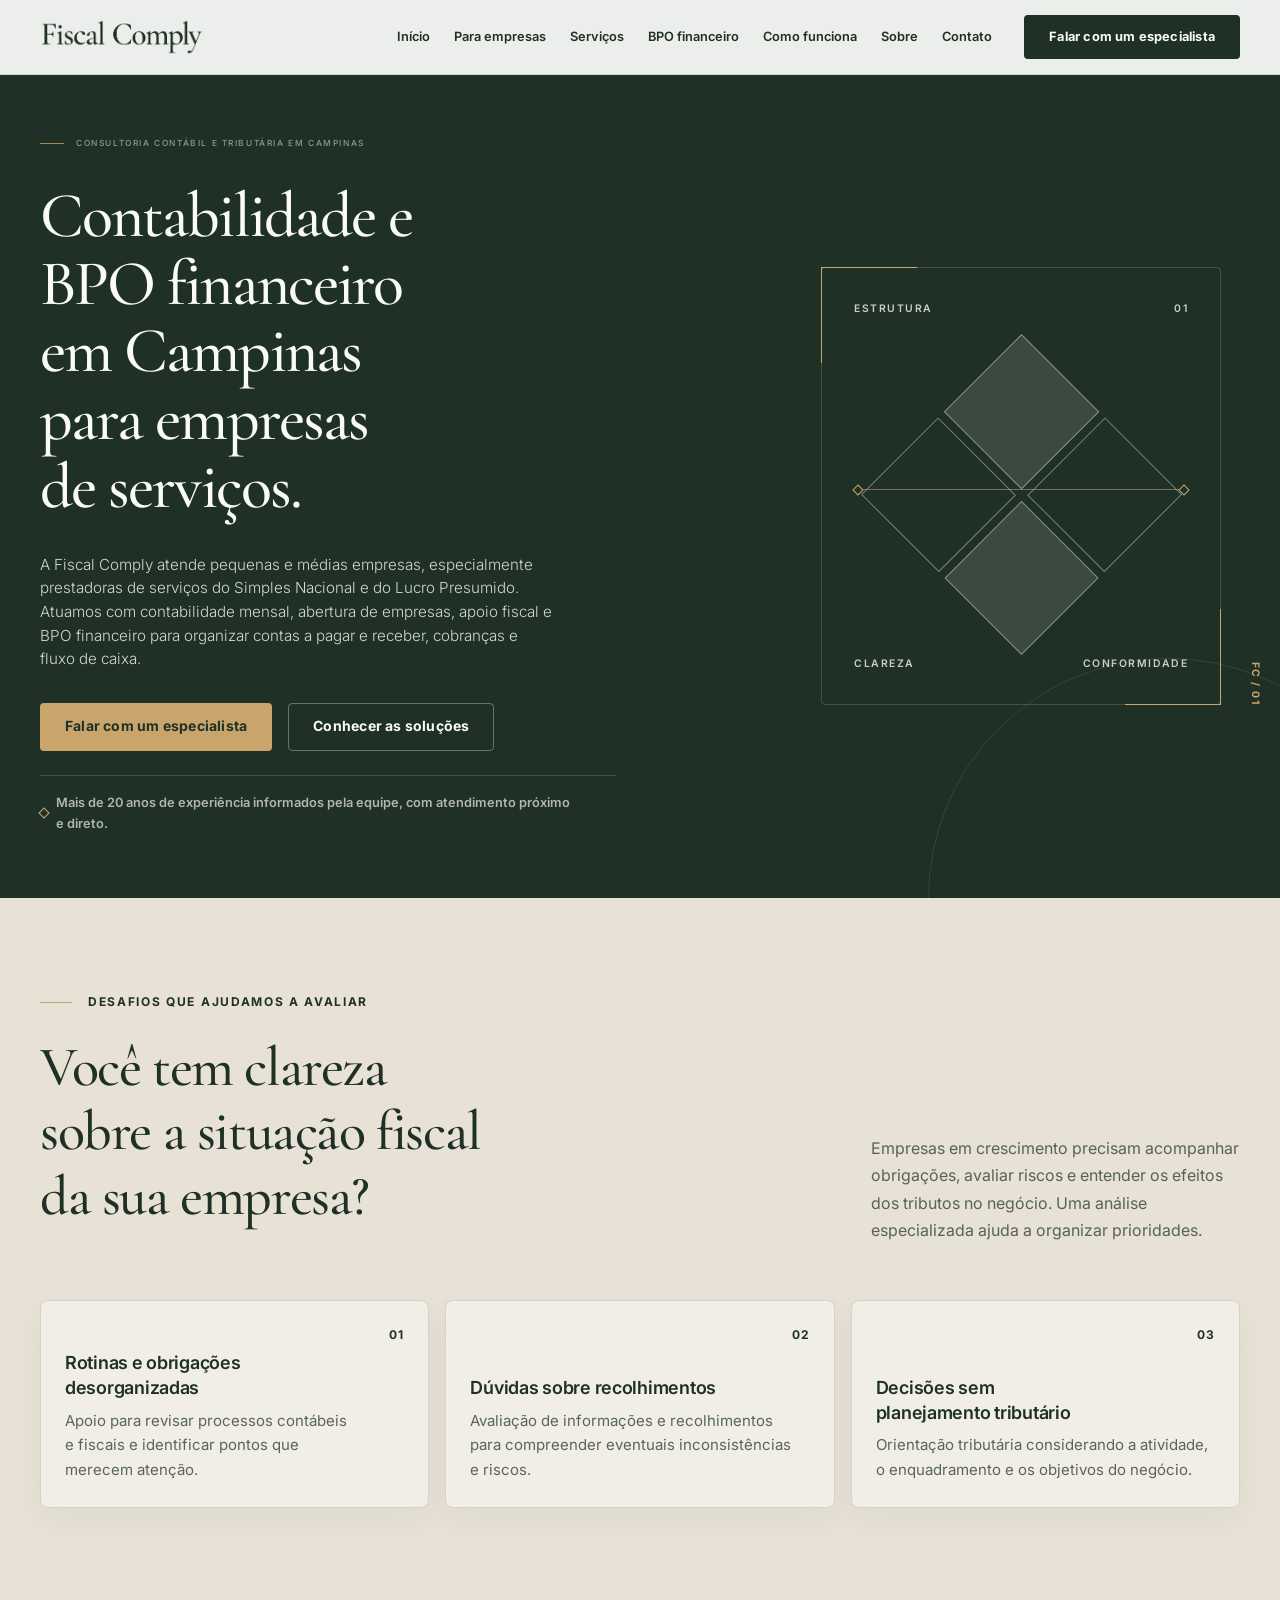
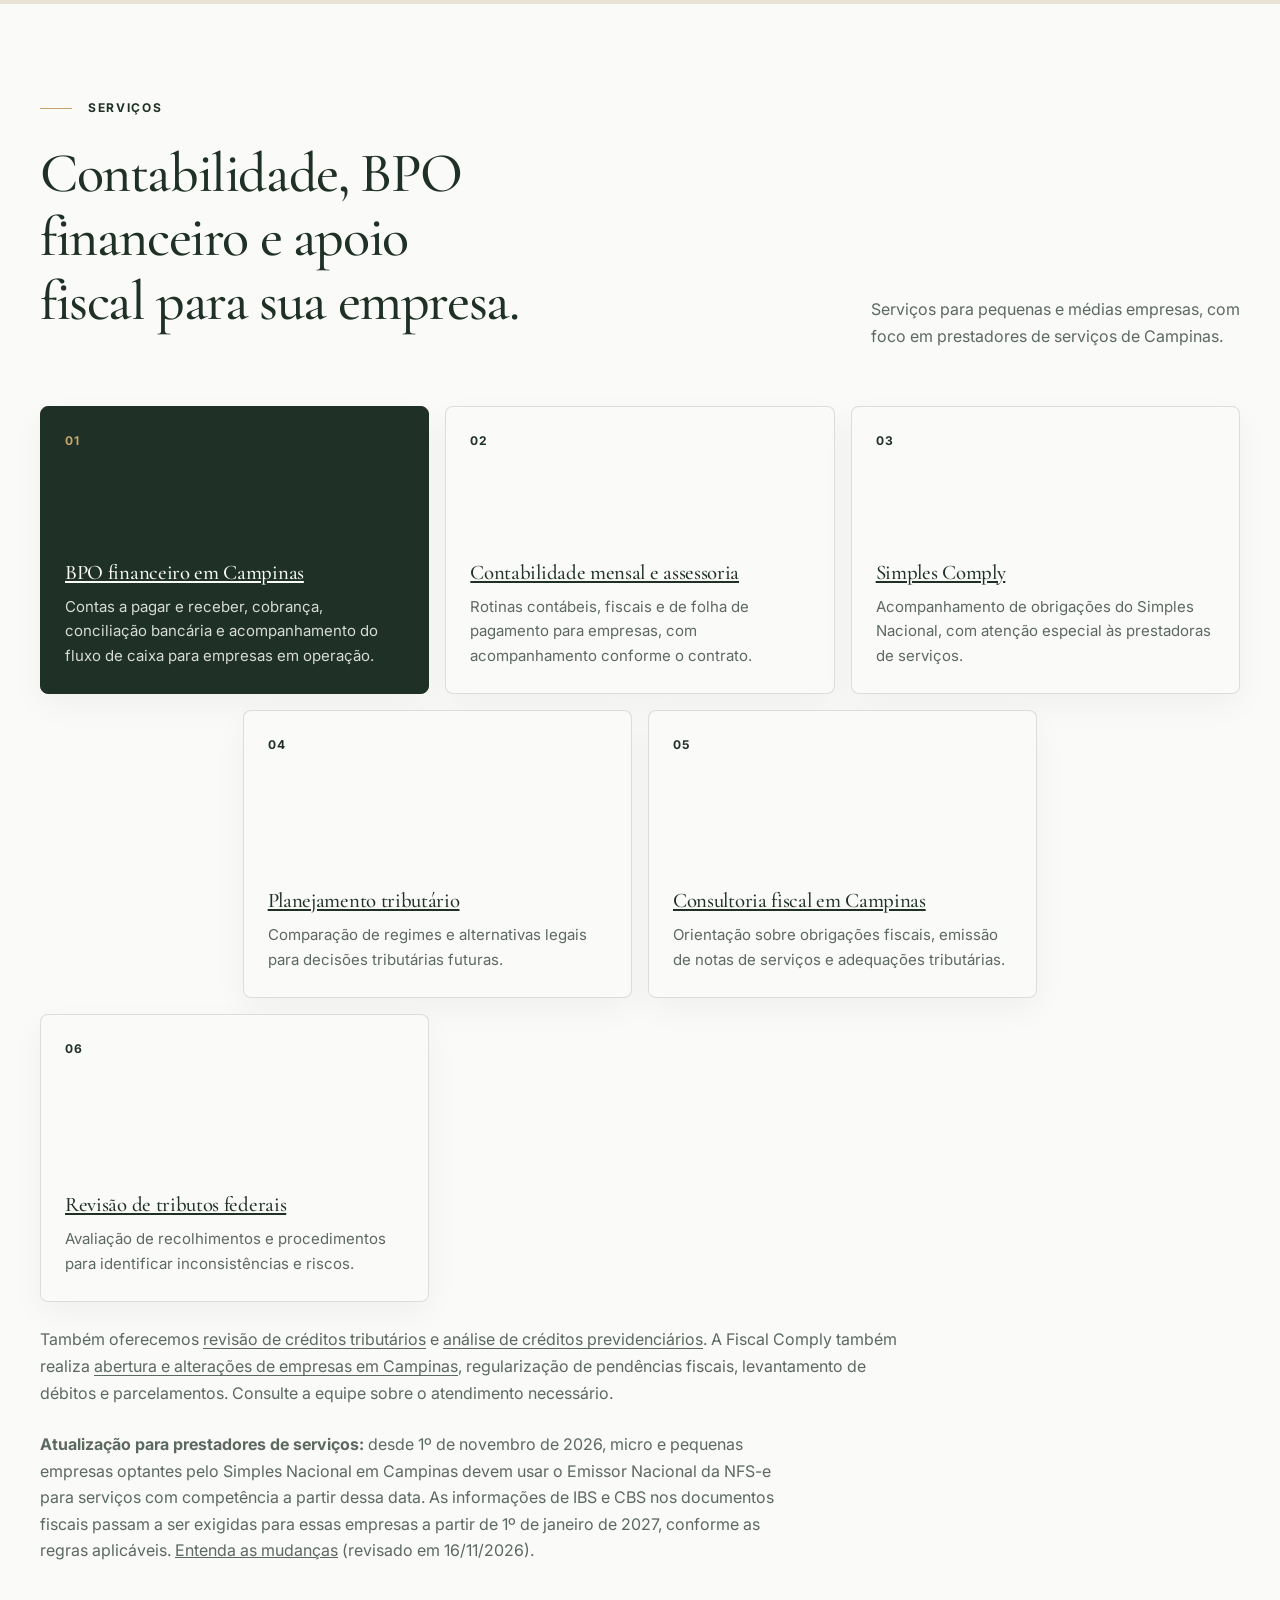
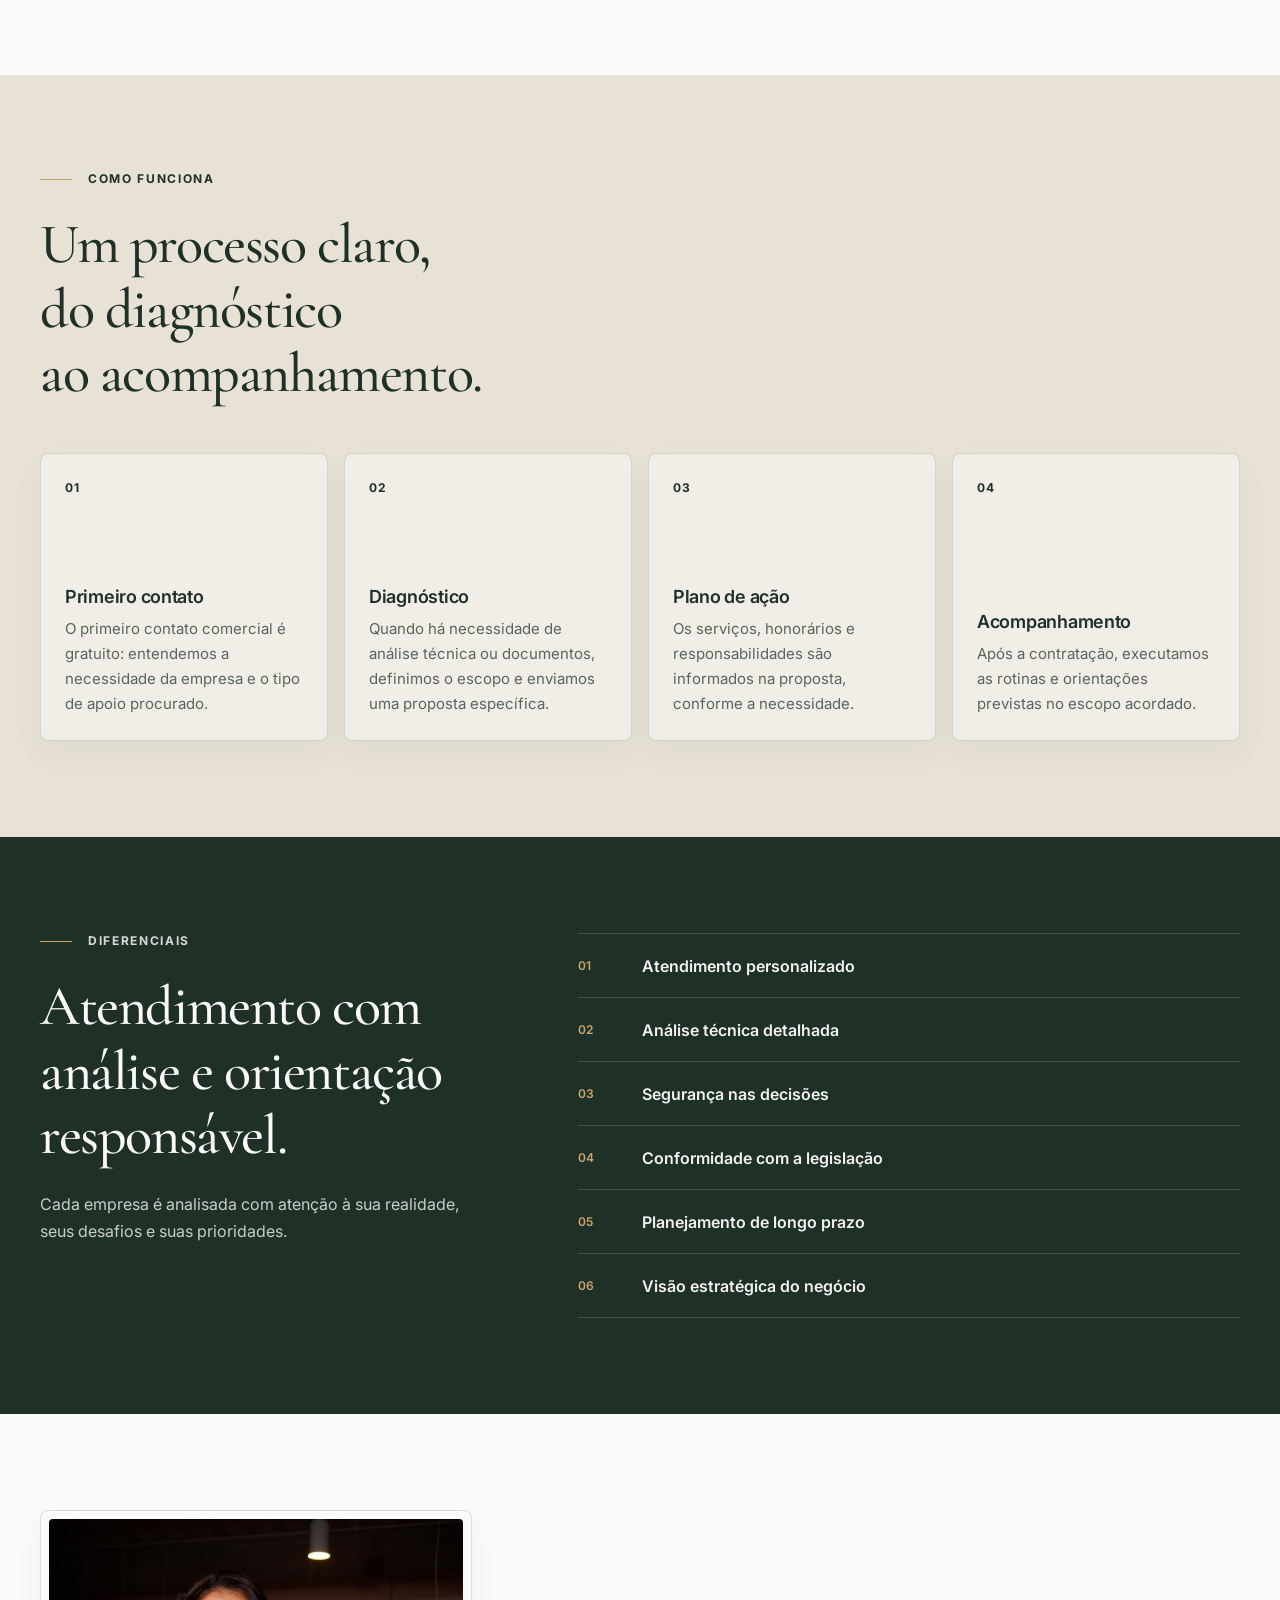
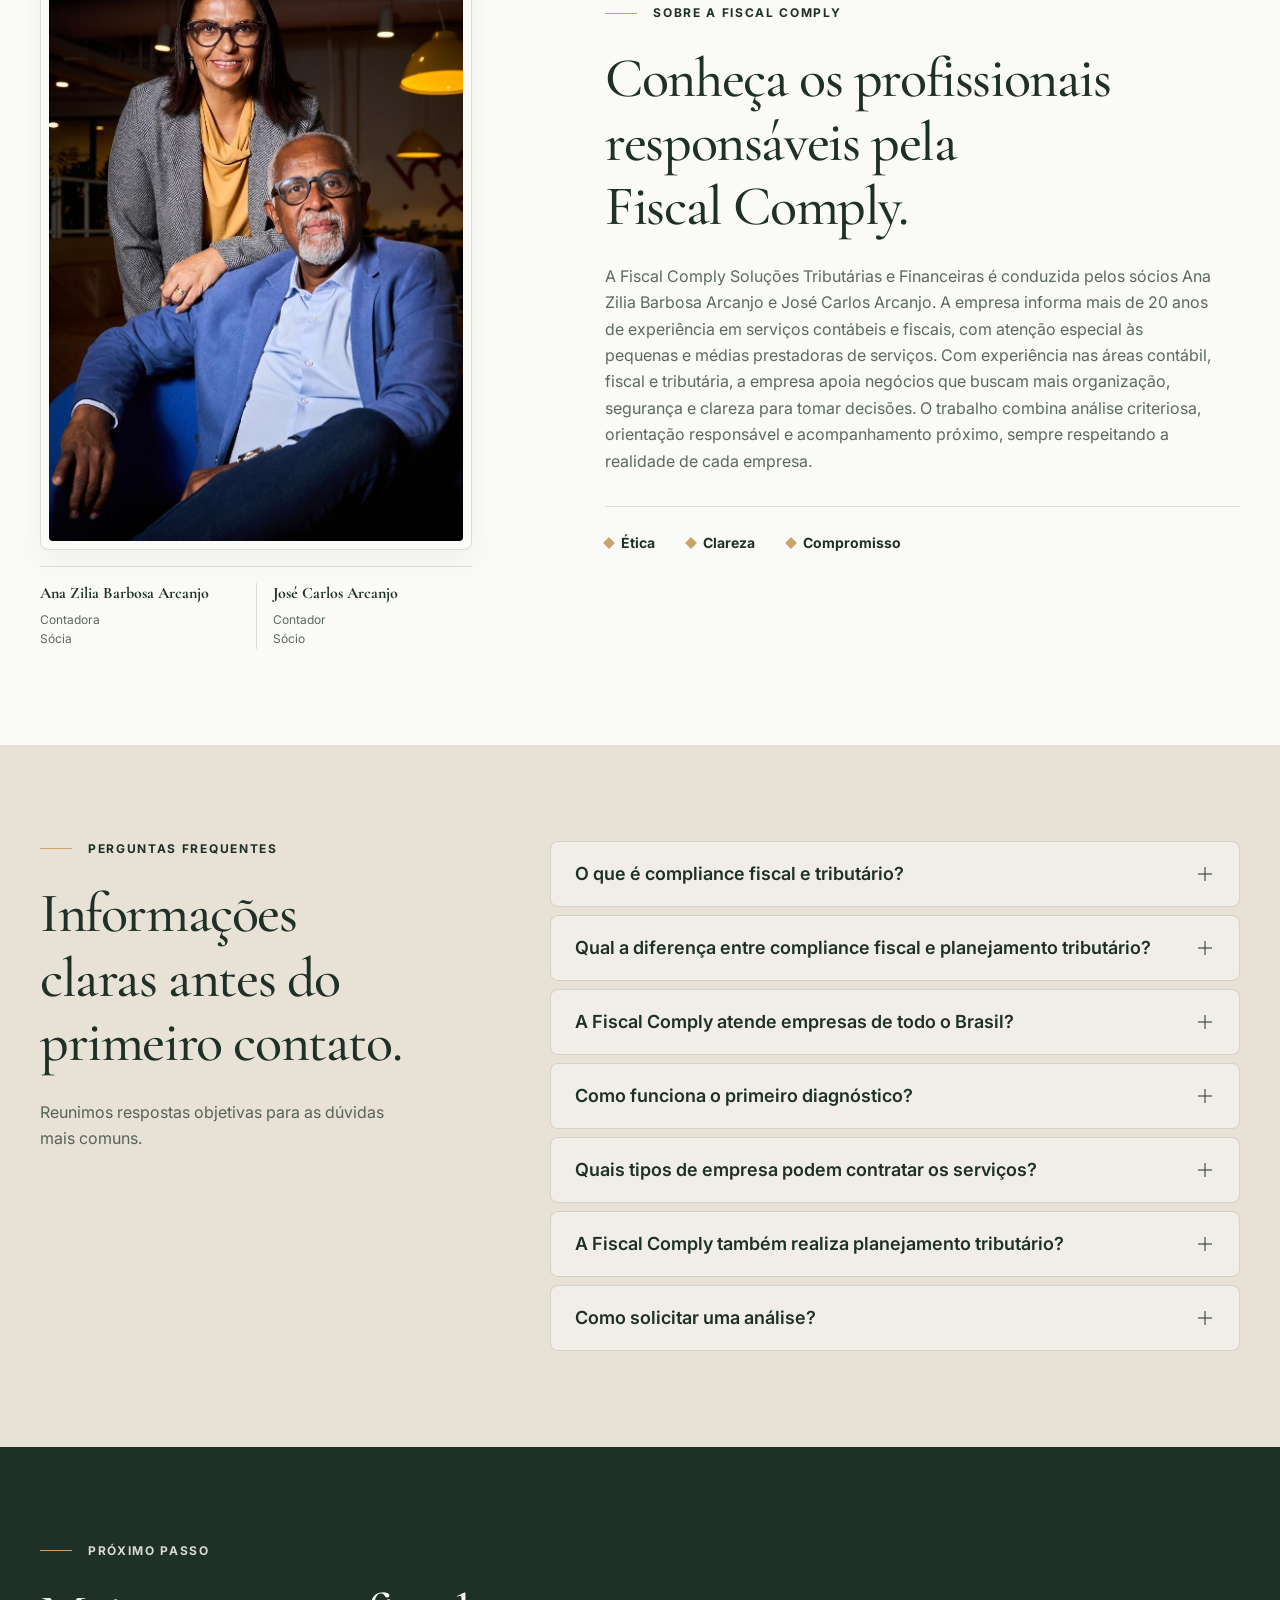
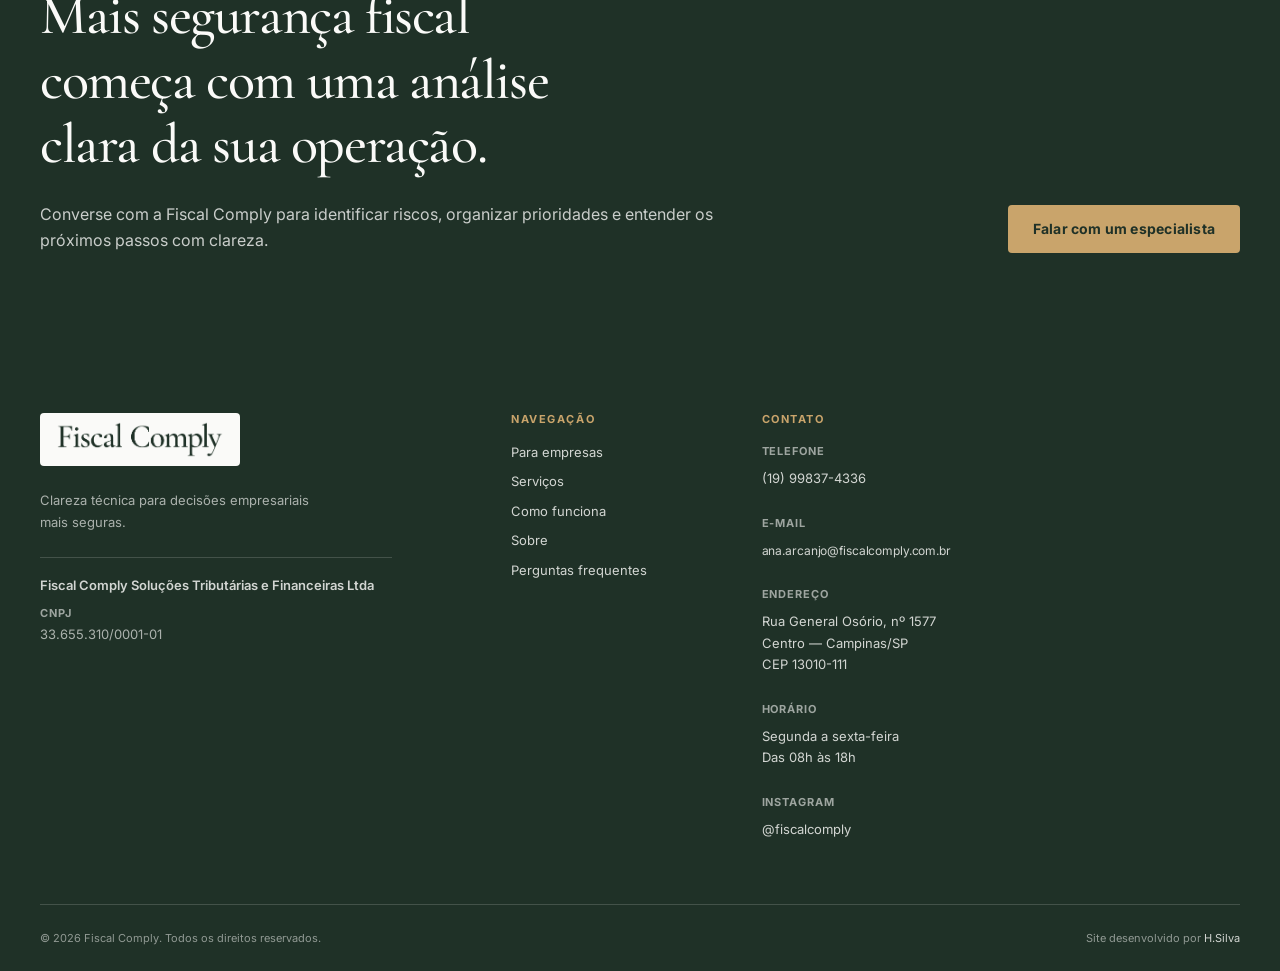
<file: index.html>
<!doctype html>
<html lang="pt-BR">
  <head>
    <meta charset="UTF-8">
    <meta name="viewport" content="width=device-width, initial-scale=1.0">

    <title>Fiscal Comply | Consultoria Contábil e Tributária em Campinas</title>
    <meta
      name="description"
      content="Contabilidade mensal e BPO financeiro em Campinas para prestadoras de serviços. Abertura de empresas, rotinas fiscais, folha, contas a receber e fluxo de caixa."
    >
<meta name="author" content="Fiscal Comply">
    <meta name="robots" content="index, follow">
    <link rel="canonical" href="https://fiscalcomply.com.br/">

    <meta name="theme-color" content="#1F3127">
    <link rel="icon" href="/assets/icons/favicon.ico" sizes="any">
    <link rel="icon" type="image/png" sizes="32x32" href="/assets/icons/favicon-32x32.png">
    <link rel="apple-touch-icon" sizes="180x180" href="/assets/icons/apple-touch-icon.png">
    <link rel="manifest" href="/site.webmanifest">

    <!-- Open Graph -->
    <meta property="og:type" content="website">
    <meta property="og:title" content="Fiscal Comply | Contabilidade e Estratégia Tributária">
    <meta
      property="og:description"
      content="Estratégia contábil e tributária para empresas que precisam crescer com segurança."
    >
    <meta property="og:url" content="https://fiscalcomply.com.br/">
    <meta property="og:image" content="https://fiscalcomply.com.br/assets/images/og-image.jpg">
    <meta property="og:image:width" content="1200">
    <meta property="og:image:height" content="630">
    <meta property="og:site_name" content="Fiscal Comply">
    <meta property="og:locale" content="pt_BR">

    <!-- Twitter Cards -->
    <meta name="twitter:card" content="summary_large_image">
    <meta name="twitter:title" content="Fiscal Comply | Contabilidade e Estratégia Tributária">
    <meta
      name="twitter:description"
      content="Estratégia contábil e tributária para empresas que precisam crescer com segurança."
    >
    <meta name="twitter:image" content="https://fiscalcomply.com.br/assets/images/og-image.jpg">

    <script type="application/ld+json">
      {
        "@context": "https://schema.org",
        "@type": "AccountingService",
        "@id": "https://fiscalcomply.com.br/#organization",
        "url": "https://fiscalcomply.com.br/",
        "areaServed": { "@type": "City", "name": "Campinas" },
        "knowsAbout": ["Contabilidade mensal", "BPO financeiro", "Abertura de empresas", "Simples Nacional", "Lucro Presumido", "Conciliação bancária", "Consultoria fiscal", "Planejamento tributário", "NFS-e Nacional"],
        "name": "Fiscal Comply",
        "legalName": "Fiscal Comply Soluções Tributárias e Financeiras Ltda",
        "logo": "https://fiscalcomply.com.br/assets/logo/fiscal-comply-wordmark.png",
        "image": "https://fiscalcomply.com.br/assets/images/og-image.jpg",
        "taxID": "33.655.310/0001-01",
        "description": "Contabilidade mensal, BPO financeiro, abertura de empresas e orientação tributária para pequenas e médias empresas em Campinas.",
        "telephone": "+55 19 99837-4336",
        "email": "ana.arcanjo@fiscalcomply.com.br",
        "sameAs": [
          "https://instagram.com/fiscalcomply"
        ],
        "address": {
          "@type": "PostalAddress",
          "streetAddress": "Rua General Osório, nº 1577",
          "addressLocality": "Campinas",
          "addressRegion": "SP",
          "postalCode": "13010-111",
          "addressCountry": "BR"
        },
        "openingHoursSpecification": {
          "@type": "OpeningHoursSpecification",
          "dayOfWeek": [
            "https://schema.org/Monday",
            "https://schema.org/Tuesday",
            "https://schema.org/Wednesday",
            "https://schema.org/Thursday",
            "https://schema.org/Friday"
          ],
          "opens": "08:00",
          "closes": "18:00"
        }
      }
    </script>

    <link rel="preconnect" href="https://fonts.googleapis.com">
    <link rel="preconnect" href="https://fonts.gstatic.com" crossorigin>
    <link
      href="https://fonts.googleapis.com/css2?family=Cormorant+Garamond:wght@400;500;600;700&amp;family=Inter:wght@400;500;600;700&amp;display=swap"
      rel="stylesheet"
    >
    <link rel="stylesheet" href="/style.css">
  <script async src="https://www.googletagmanager.com/gtag/js?id=G-9L14ZY31L9"></script>
    <script>
      window.dataLayer = window.dataLayer || [];
      function gtag(){dataLayer.push(arguments);}
      gtag('js', new Date());
      gtag('config', 'G-9L14ZY31L9');
    </script>
    </head>
  <body>
    <a class="skip-link" href="#conteudo">Ir para o conteúdo principal</a>

    <header class="site-header" data-header>
      <div class="container header-inner">
        <a class="brand" href="#inicio" aria-label="Fiscal Comply — início">
          <img
            class="brand-wordmark"
            src="/assets/logo/fiscal-comply-wordmark.png"
            alt="Fiscal Comply"
            width="742"
            height="163"
          >
        </a>

        <button
          class="menu-toggle"
          type="button"
          aria-expanded="false"
          aria-controls="site-navigation"
          aria-label="Abrir menu de navegação"
          data-menu-toggle
        >
          <span></span>
          <span></span>
          <span></span>
        </button>

        <nav class="site-nav" id="site-navigation" aria-label="Navegação principal" data-navigation>
          <ul>
            <li><a href="#inicio">Início</a></li>
            <li><a href="#empresas">Para empresas</a></li>
            <li><a href="#servicos">Serviços</a></li>
            <li><a href="/bpo-financeiro-campinas/">BPO financeiro</a></li>
            <li><a href="#como-funciona">Como funciona</a></li>
            <li><a href="#sobre">Sobre</a></li>
            <li><a href="#contato">Contato</a></li>
          </ul>
          <a
            class="button button-small nav-cta"
            data-track-contact="whatsapp" href="https://wa.me/5519998374336?text=Ol%C3%A1%2C%20gostaria%20de%20solicitar%20uma%20an%C3%A1lise%20para%20minha%20empresa."
            aria-label="Falar com um especialista pelo WhatsApp"
            target="_blank"
            rel="noopener noreferrer"
          >
            Falar com um especialista
          </a>
        </nav>
      </div>
    </header>

    <main id="conteudo">
      <section class="hero" id="inicio">
        <div class="container hero-grid">
          <div class="hero-content">
            <p class="eyebrow eyebrow-light">Consultoria contábil e tributária em Campinas</p>
            <h1>Contabilidade e BPO financeiro em Campinas para empresas de serviços.</h1>
            <p class="hero-description">
              A Fiscal Comply atende pequenas e médias empresas, especialmente prestadoras de serviços do Simples Nacional e do Lucro Presumido. Atuamos com contabilidade mensal, abertura de empresas, apoio fiscal e BPO financeiro para organizar contas a pagar e receber, cobranças e fluxo de caixa.
            </p>
            <div class="hero-actions">
              <a
                class="button button-accent"
                data-track-contact="whatsapp" href="https://wa.me/5519998374336?text=Ol%C3%A1%2C%20gostaria%20de%20solicitar%20uma%20an%C3%A1lise%20para%20minha%20empresa."
                aria-label="Falar com um especialista pelo WhatsApp"
                target="_blank"
                rel="noopener noreferrer"
              >
                Falar com um especialista
              </a>
              <a class="button button-outline-light" href="#servicos">Conhecer as soluções</a>
            </div>
            <p class="trust-line">
              <span aria-hidden="true"></span>
              Mais de 20 anos de experiência informados pela equipe, com atendimento próximo e direto.
            </p>
          </div>

          <div class="hero-visual" aria-hidden="true">
            <div class="precision-frame">
              <div class="precision-heading">
                <span>Estrutura</span>
                <span>01</span>
              </div>
              <div class="precision-grid">
                <span></span>
                <span></span>
                <span></span>
                <span></span>
              </div>
              <div class="precision-axis">
                <span></span>
                <span></span>
                <span></span>
              </div>
              <div class="precision-footer">
                <span>Clareza</span>
                <span>Conformidade</span>
              </div>
            </div>
            <div class="visual-index">FC / 01</div>
          </div>
        </div>
      </section>

      <section class="section section-audience" id="empresas">
        <div class="container">
          <div class="section-heading heading-split">
            <div>
              <p class="eyebrow">Desafios que ajudamos a avaliar</p>
              <h2>Você tem clareza sobre a situação fiscal da sua empresa?</h2>
            </div>
            <p>
              Empresas em crescimento precisam acompanhar obrigações, avaliar riscos e entender os efeitos dos tributos no negócio. Uma análise especializada ajuda a organizar prioridades.
            </p>
          </div>

          <div class="audience-grid">
            <article class="audience-card">
              <span class="card-mark" aria-hidden="true">01</span>
              <h3>Rotinas e obrigações desorganizadas</h3>
              <p>Apoio para revisar processos contábeis e fiscais e identificar pontos que merecem atenção.</p>
            </article>
            <article class="audience-card">
              <span class="card-mark" aria-hidden="true">02</span>
              <h3>Dúvidas sobre recolhimentos</h3>
              <p>Avaliação de informações e recolhimentos para compreender eventuais inconsistências e riscos.</p>
            </article>
            <article class="audience-card">
              <span class="card-mark" aria-hidden="true">03</span>
              <h3>Decisões sem planejamento tributário</h3>
              <p>Orientação tributária considerando a atividade, o enquadramento e os objetivos do negócio.</p>
            </article>
          </div>
        </div>
      </section>

      <section class="section section-services" id="servicos">
        <div class="container">
          <div class="section-heading services-heading">
            <div>
              <p class="eyebrow">Serviços</p>
              <h2>Contabilidade, BPO financeiro e apoio fiscal para sua empresa.</h2>
            </div>
            <p>
              Serviços para pequenas e médias empresas, com foco em prestadores de serviços de Campinas.
            </p>
          </div>

          <div class="services-grid">
            <article class="service-card service-card-featured"><span class="service-number">01</span><div><h3><a href="/bpo-financeiro-campinas/">BPO financeiro em Campinas</a></h3><p>Contas a pagar e receber, cobrança, conciliação bancária e acompanhamento do fluxo de caixa para empresas em operação.</p></div></article>
            <article class="service-card"><span class="service-number">02</span><div><h3><a href="/consultoria-e-assessoria-contabil/">Contabilidade mensal e assessoria</a></h3><p>Rotinas contábeis, fiscais e de folha de pagamento para empresas, com acompanhamento conforme o contrato.</p></div></article>
            <article class="service-card"><span class="service-number">03</span><div><h3><a href="/simples-comply/">Simples Comply</a></h3><p>Acompanhamento de obrigações do Simples Nacional, com atenção especial às prestadoras de serviços.</p></div></article>
            <article class="service-card"><span class="service-number">04</span><div><h3><a href="/planejamento-tributario/">Planejamento tributário</a></h3><p>Comparação de regimes e alternativas legais para decisões tributárias futuras.</p></div></article>
            <article class="service-card"><span class="service-number">05</span><div><h3><a href="/consultoria-fiscal-campinas/">Consultoria fiscal em Campinas</a></h3><p>Orientação sobre obrigações fiscais, emissão de notas de serviços e adequações tributárias.</p></div></article>
            <article class="service-card"><span class="service-number">06</span><div><h3><a href="/revisao-de-tributos-federais/">Revisão de tributos federais</a></h3><p>Avaliação de recolhimentos e procedimentos para identificar inconsistências e riscos.</p></div></article>
          </div>
          <p class="additional-services">Também oferecemos <a href="/revisao-de-creditos-tributarios/">revisão de créditos tributários</a> e <a href="/creditos-previdenciarios/">análise de créditos previdenciários</a>. A Fiscal Comply também realiza <a href="/abertura-de-empresas-campinas/">abertura e alterações de empresas em Campinas</a>, regularização de pendências fiscais, levantamento de débitos e parcelamentos. Consulte a equipe sobre o atendimento necessário.</p>
          <p class="update-note"><strong>Atualização para prestadores de serviços:</strong> desde 1º de novembro de 2026, micro e pequenas empresas optantes pelo Simples Nacional em Campinas devem usar o Emissor Nacional da NFS-e para serviços com competência a partir dessa data. As informações de IBS e CBS nos documentos fiscais passam a ser exigidas para essas empresas a partir de 1º de janeiro de 2027, conforme as regras aplicáveis. <a href="/nfse-nacional-campinas/">Entenda as mudanças</a> (revisado em <time datetime="2026-11-16">16/11/2026</time>).</p>
        </div>
      </section>

      <section class="section section-process" id="como-funciona">
        <div class="container">
          <div class="section-heading process-heading">
            <p class="eyebrow">Como funciona</p>
            <h2>Um processo claro, do diagnóstico ao acompanhamento.</h2>
          </div>

          <ol class="process-list">
            <li class="process-step">
              <span class="step-number">01</span>
              <div>
                <h3>Primeiro contato</h3>
                <p>O primeiro contato comercial é gratuito: entendemos a necessidade da empresa e o tipo de apoio procurado.</p>
              </div>
            </li>
            <li class="process-step">
              <span class="step-number">02</span>
              <div>
                <h3>Diagnóstico</h3>
                <p>Quando há necessidade de análise técnica ou documentos, definimos o escopo e enviamos uma proposta específica.</p>
              </div>
            </li>
            <li class="process-step">
              <span class="step-number">03</span>
              <div>
                <h3>Plano de ação</h3>
                <p>Os serviços, honorários e responsabilidades são informados na proposta, conforme a necessidade.</p>
              </div>
            </li>
            <li class="process-step">
              <span class="step-number">04</span>
              <div>
                <h3>Acompanhamento</h3>
                <p>Após a contratação, executamos as rotinas e orientações previstas no escopo acordado.</p>
              </div>
            </li>
          </ol>
        </div>
      </section>

      <section class="section section-differentials" id="diferenciais">
        <div class="container differentials-layout">
          <div class="differentials-intro">
            <p class="eyebrow eyebrow-light">Diferenciais</p>
            <h2>Atendimento com análise e orientação responsável.</h2>
            <p>
              Cada empresa é analisada com atenção à sua realidade, seus desafios e suas prioridades.
            </p>
          </div>

          <ul class="differentials-list">
            <li><span>01</span> Atendimento personalizado</li>
            <li><span>02</span> Análise técnica detalhada</li>
            <li><span>03</span> Segurança nas decisões</li>
            <li><span>04</span> Conformidade com a legislação</li>
            <li><span>05</span> Planejamento de longo prazo</li>
            <li><span>06</span> Visão estratégica do negócio</li>
          </ul>
        </div>
      </section>

      <section class="section section-about" id="sobre">
        <div class="container about-grid">
          <div class="about-visual">
            <figure class="about-photo">
              <img
                src="/assets/images/equipe-fiscal-comply.jpg"
                alt="Sócios Ana Zilia Barbosa Arcanjo e José Carlos Arcanjo, da Fiscal Comply"
                width="853"
                height="1280"
                loading="lazy"
                decoding="async"
              >
            </figure>
            <div class="partners" aria-label="Sócios da Fiscal Comply">
              <div class="partner">
                <strong>Ana Zilia Barbosa Arcanjo</strong>
                <span>Contadora</span>
                <span>Sócia</span>
              </div>
              <div class="partner">
                <strong>José Carlos Arcanjo</strong>
                <span>Contador</span>
                <span>Sócio</span>
              </div>
            </div>
          </div>

          <div class="about-content">
            <p class="eyebrow">Sobre a Fiscal Comply</p>
            <h2>Conheça os profissionais responsáveis pela Fiscal Comply.</h2>
            <p>
              A Fiscal Comply Soluções Tributárias e Financeiras é conduzida pelos sócios Ana Zilia Barbosa Arcanjo e José Carlos Arcanjo. A empresa informa mais de 20 anos de experiência em serviços contábeis e fiscais, com atenção especial às pequenas e médias prestadoras de serviços.
              Com experiência nas áreas contábil, fiscal e tributária, a empresa apoia negócios que buscam mais
              organização, segurança e clareza para tomar decisões. O trabalho combina análise criteriosa, orientação
              responsável e acompanhamento próximo, sempre respeitando a realidade de cada empresa.
            </p>
            <ul class="values-list" aria-label="Valores da Fiscal Comply">
              <li><span aria-hidden="true"></span>Ética</li>
              <li><span aria-hidden="true"></span>Clareza</li>
              <li><span aria-hidden="true"></span>Compromisso</li>
            </ul>
          </div>
        </div>
      </section>

      <!--
        Seção de depoimentos preparada para publicação futura.
        Depoimentos reais serão adicionados somente após autorização dos clientes.
      -->
      <section class="section section-testimonials" id="depoimentos" hidden aria-label="Depoimentos">
        <div class="container">
          <div class="section-heading">
            <p class="eyebrow">Depoimentos</p>
            <h2>A experiência de quem confia na Fiscal Comply.</h2>
          </div>
          <div class="testimonials-grid">
            <!-- TODO: inserir aqui somente depoimentos reais e previamente autorizados. -->
          </div>
        </div>
      </section>

      <section class="section section-faq" id="faq">
        <div class="container faq-layout">
          <div class="faq-heading">
            <p class="eyebrow">Perguntas frequentes</p>
            <h2>Informações claras antes do primeiro contato.</h2>
            <p>Reunimos respostas objetivas para as dúvidas mais comuns.</p>
          </div>

          <div class="faq-list">
            <div class="faq-item">
              <h3><button class="faq-question" type="button" aria-expanded="false" aria-controls="faq-answer-6" id="faq-question-6"><span>O que é compliance fiscal e tributário?</span><span class="faq-icon" aria-hidden="true"></span></button></h3>
              <div class="faq-answer" id="faq-answer-6" role="region" aria-labelledby="faq-question-6" hidden>
                <p>Compliance fiscal é o cuidado com o cumprimento das obrigações tributárias, a consistência das informações prestadas e a identificação de riscos. Para empresas em Campinas e outras regiões, uma avaliação pode considerar rotinas contábeis, declarações e procedimentos, conforme a atividade. Conheça nossa <a href="/consultoria-e-assessoria-contabil/">consultoria e assessoria contábil</a>.</p>
              </div>
            </div>
            <div class="faq-item">
              <h3><button class="faq-question" type="button" aria-expanded="false" aria-controls="faq-answer-7" id="faq-question-7"><span>Qual a diferença entre compliance fiscal e planejamento tributário?</span><span class="faq-icon" aria-hidden="true"></span></button></h3>
              <div class="faq-answer" id="faq-answer-7" role="region" aria-labelledby="faq-question-7" hidden>
                <p>O compliance fiscal procura manter as obrigações e os procedimentos em conformidade com as normas aplicáveis. O <a href="/planejamento-tributario/">planejamento tributário</a> examina alternativas legais para organizar operações e decisões da empresa. As duas análises podem ser complementares, mas têm objetivos diferentes.</p>
              </div>
            </div>
            <div class="faq-item">
              <h3>
                <button
                  class="faq-question"
                  type="button"
                  aria-expanded="false"
                  aria-controls="faq-answer-1"
                  id="faq-question-1"
                >
                  <span>A Fiscal Comply atende empresas de todo o Brasil?</span>
                  <span class="faq-icon" aria-hidden="true"></span>
                </button>
              </h3>
              <div class="faq-answer" id="faq-answer-1" role="region" aria-labelledby="faq-question-1" hidden>
                <p>
                  O atendimento pode ser realizado de forma remota. A disponibilidade para cada empresa é confirmada
                  no primeiro contato, de acordo com a necessidade e o escopo do serviço.
                </p>
              </div>
            </div>

            <div class="faq-item">
              <h3>
                <button
                  class="faq-question"
                  type="button"
                  aria-expanded="false"
                  aria-controls="faq-answer-2"
                  id="faq-question-2"
                >
                  <span>Como funciona o primeiro diagnóstico?</span>
                  <span class="faq-icon" aria-hidden="true"></span>
                </button>
              </h3>
              <div class="faq-answer" id="faq-answer-2" role="region" aria-labelledby="faq-question-2" hidden>
                <p>
                  Primeiro, entendemos o momento da empresa e os principais desafios. Em seguida, definimos quais
                  informações precisam ser analisadas para orientar os próximos passos com clareza.
                </p>
              </div>
            </div>

            <div class="faq-item">
              <h3>
                <button
                  class="faq-question"
                  type="button"
                  aria-expanded="false"
                  aria-controls="faq-answer-3"
                  id="faq-question-3"
                >
                  <span>Quais tipos de empresa podem contratar os serviços?</span>
                  <span class="faq-icon" aria-hidden="true"></span>
                </button>
              </h3>
              <div class="faq-answer" id="faq-answer-3" role="region" aria-labelledby="faq-question-3" hidden>
                <p>
                  Os serviços são direcionados a empresas que buscam mais organização, segurança e acompanhamento em
                  suas rotinas contábeis, fiscais e tributárias. A adequação é avaliada no primeiro contato.
                </p>
              </div>
            </div>

            <div class="faq-item">
              <h3>
                <button
                  class="faq-question"
                  type="button"
                  aria-expanded="false"
                  aria-controls="faq-answer-4"
                  id="faq-question-4"
                >
                  <span>A Fiscal Comply também realiza planejamento tributário?</span>
                  <span class="faq-icon" aria-hidden="true"></span>
                </button>
              </h3>
              <div class="faq-answer" id="faq-answer-4" role="region" aria-labelledby="faq-question-4" hidden>
                <p>
                  Sim. O planejamento parte da análise da operação e considera a realidade, as obrigações e os
                  objetivos da empresa, sempre dentro da legislação.
                </p>
              </div>
            </div>

            <div class="faq-item">
              <h3>
                <button
                  class="faq-question"
                  type="button"
                  aria-expanded="false"
                  aria-controls="faq-answer-5"
                  id="faq-question-5"
                >
                  <span>Como solicitar uma análise?</span>
                  <span class="faq-icon" aria-hidden="true"></span>
                </button>
              </h3>
              <div class="faq-answer" id="faq-answer-5" role="region" aria-labelledby="faq-question-5" hidden>
                <p>
                  Utilize um dos botões de contato da página. A equipe fará o primeiro atendimento para compreender a
                  necessidade e orientar a continuidade da conversa.
                </p>
              </div>
            </div>
          </div>
        </div>
      </section>

      <section class="final-cta" id="contato">
        <div class="container cta-inner">
          <div>
            <p class="eyebrow eyebrow-light">Próximo passo</p>
            <h2>Mais segurança fiscal começa com uma análise clara da sua operação.</h2>
            <p>
              Converse com a Fiscal Comply para identificar riscos, organizar prioridades e entender os próximos
              passos com clareza.
            </p>
          </div>
          <a
            class="button button-accent cta-button"
            data-track-contact="whatsapp" href="https://wa.me/5519998374336?text=Ol%C3%A1%2C%20gostaria%20de%20solicitar%20uma%20an%C3%A1lise%20para%20minha%20empresa."
            aria-label="Falar com um especialista pelo WhatsApp"
            target="_blank"
            rel="noopener noreferrer"
          >
            Falar com um especialista
          </a>
        </div>
      </section>
    </main>

    <footer class="site-footer">
      <div class="container footer-grid">
        <div class="footer-brand">
          <a class="brand brand-footer" href="#inicio" aria-label="Fiscal Comply — voltar ao início">
            <img
              class="brand-wordmark"
              src="/assets/logo/fiscal-comply-wordmark.png"
              alt="Fiscal Comply"
              width="742"
              height="163"
            >
          </a>
          <p>Clareza técnica para decisões empresariais mais seguras.</p>
          <p class="footer-legal">
            <strong>Fiscal Comply Soluções Tributárias e Financeiras Ltda</strong>
            <span>CNPJ</span>
            33.655.310/0001-01
          </p>
        </div>

        <nav class="footer-nav" aria-label="Navegação do rodapé">
          <h2>Navegação</h2>
          <ul>
            <li><a href="#empresas">Para empresas</a></li>
            <li><a href="#servicos">Serviços</a></li>
            <li><a href="#como-funciona">Como funciona</a></li>
            <li><a href="#sobre">Sobre</a></li>
            <li><a href="#faq">Perguntas frequentes</a></li>
          </ul>
        </nav>

        <div class="footer-contact">
          <h2>Contato</h2>
          <dl>
            <div>
              <dt>Telefone</dt>
              <dd><a href="tel:+5519998374336">(19) 99837-4336</a></dd>
            </div>
            <div>
              <dt>E-mail</dt>
              <dd>
                <a class="footer-email" href="mailto:ana.arcanjo@fiscalcomply.com.br">
                  ana.arcanjo@fiscalcomply.com.br
                </a>
              </dd>
            </div>
            <div>
              <dt>Endereço</dt>
              <dd>
                <address>
                  Rua General Osório, nº 1577<br>
                  Centro — Campinas/SP<br>
                  CEP 13010-111
                </address>
              </dd>
            </div>
            <div>
              <dt>Horário</dt>
              <dd>
                Segunda a sexta-feira<br>
                Das 08h às 18h
              </dd>
            </div>
            <div>
              <dt>Instagram</dt>
              <dd>
                <a href="https://instagram.com/fiscalcomply" target="_blank" rel="noopener noreferrer">
                  @fiscalcomply
                </a>
              </dd>
            </div>
          </dl>
        </div>
      </div>

      <div class="container footer-bottom">
        <p>&copy; <span data-current-year></span> Fiscal Comply. Todos os direitos reservados.</p>
        <p>Site desenvolvido por <a href="https://hsilva.site" target="_blank" rel="noopener noreferrer">H.Silva</a></p>
      </div>
    </footer>

    <script src="script.js"></script>
  <script src="/whatsapp-tracking.js" defer></script></body>
</html>
</file>
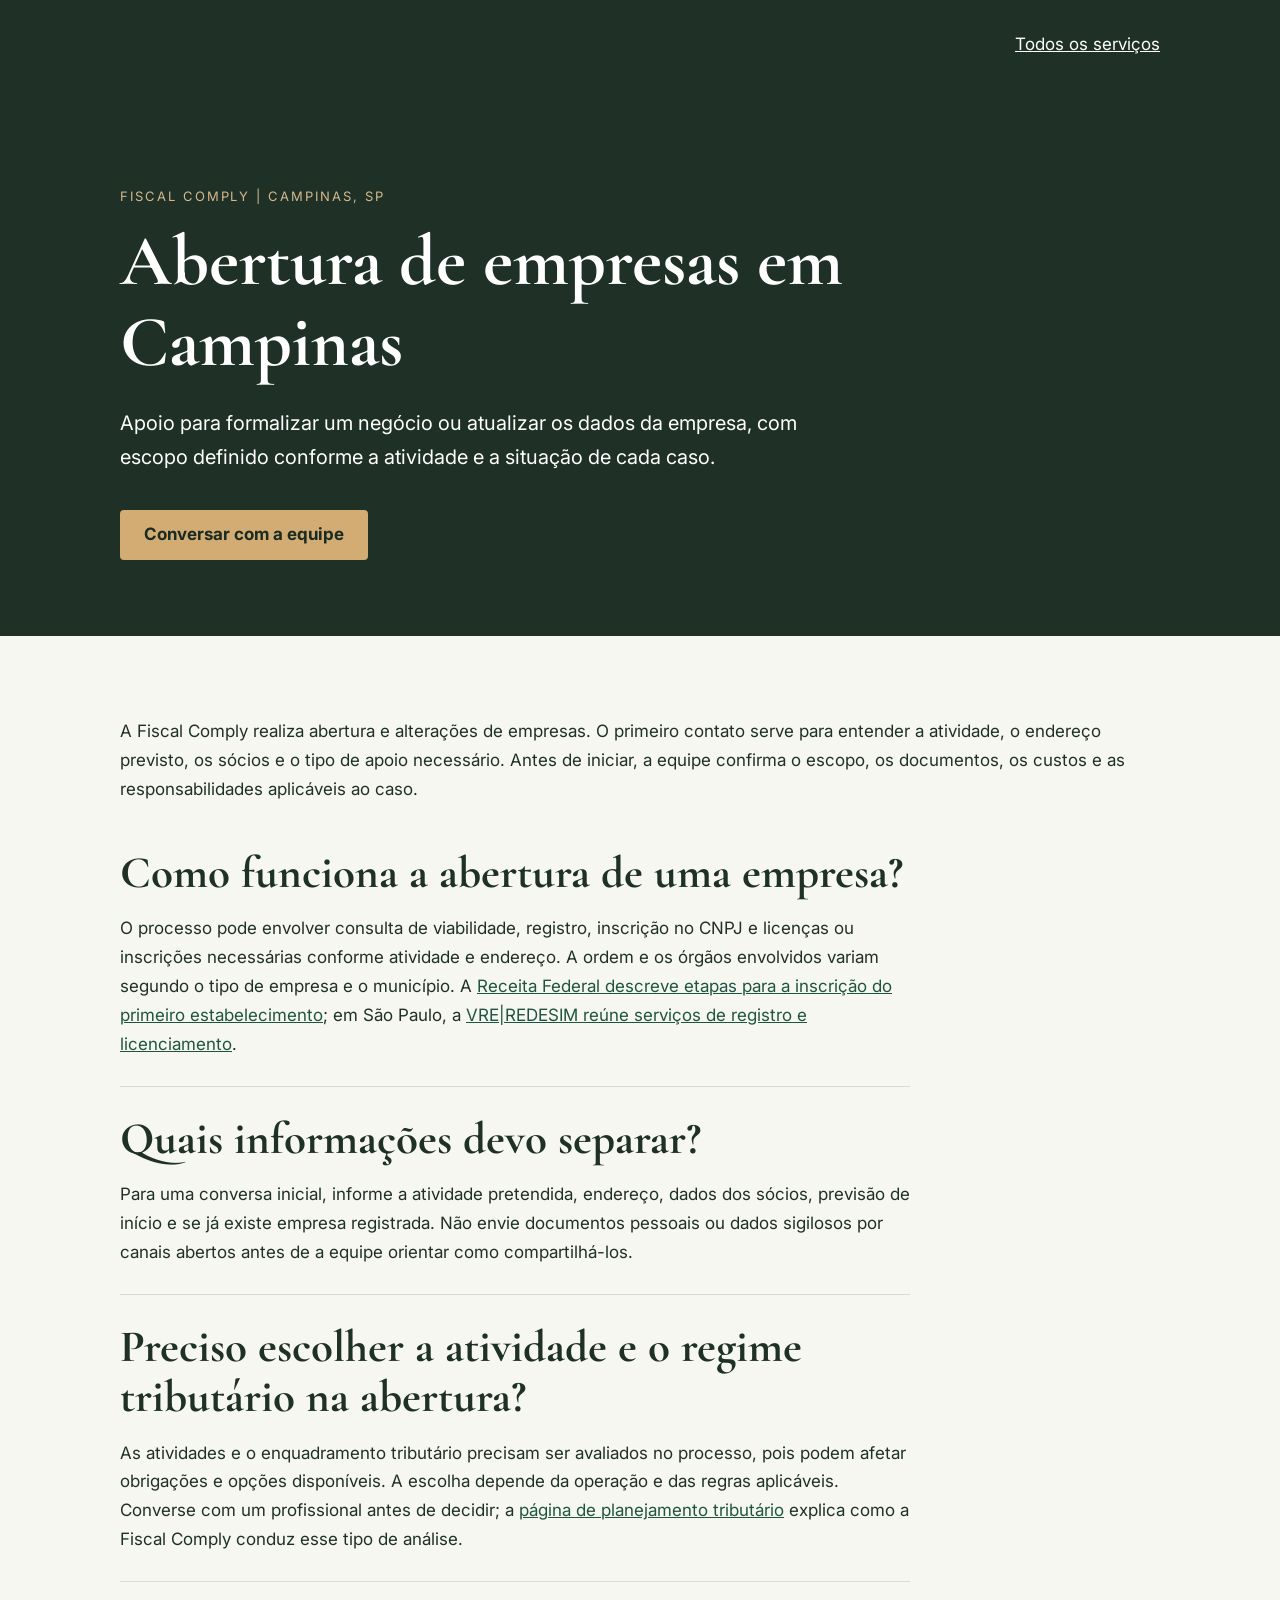
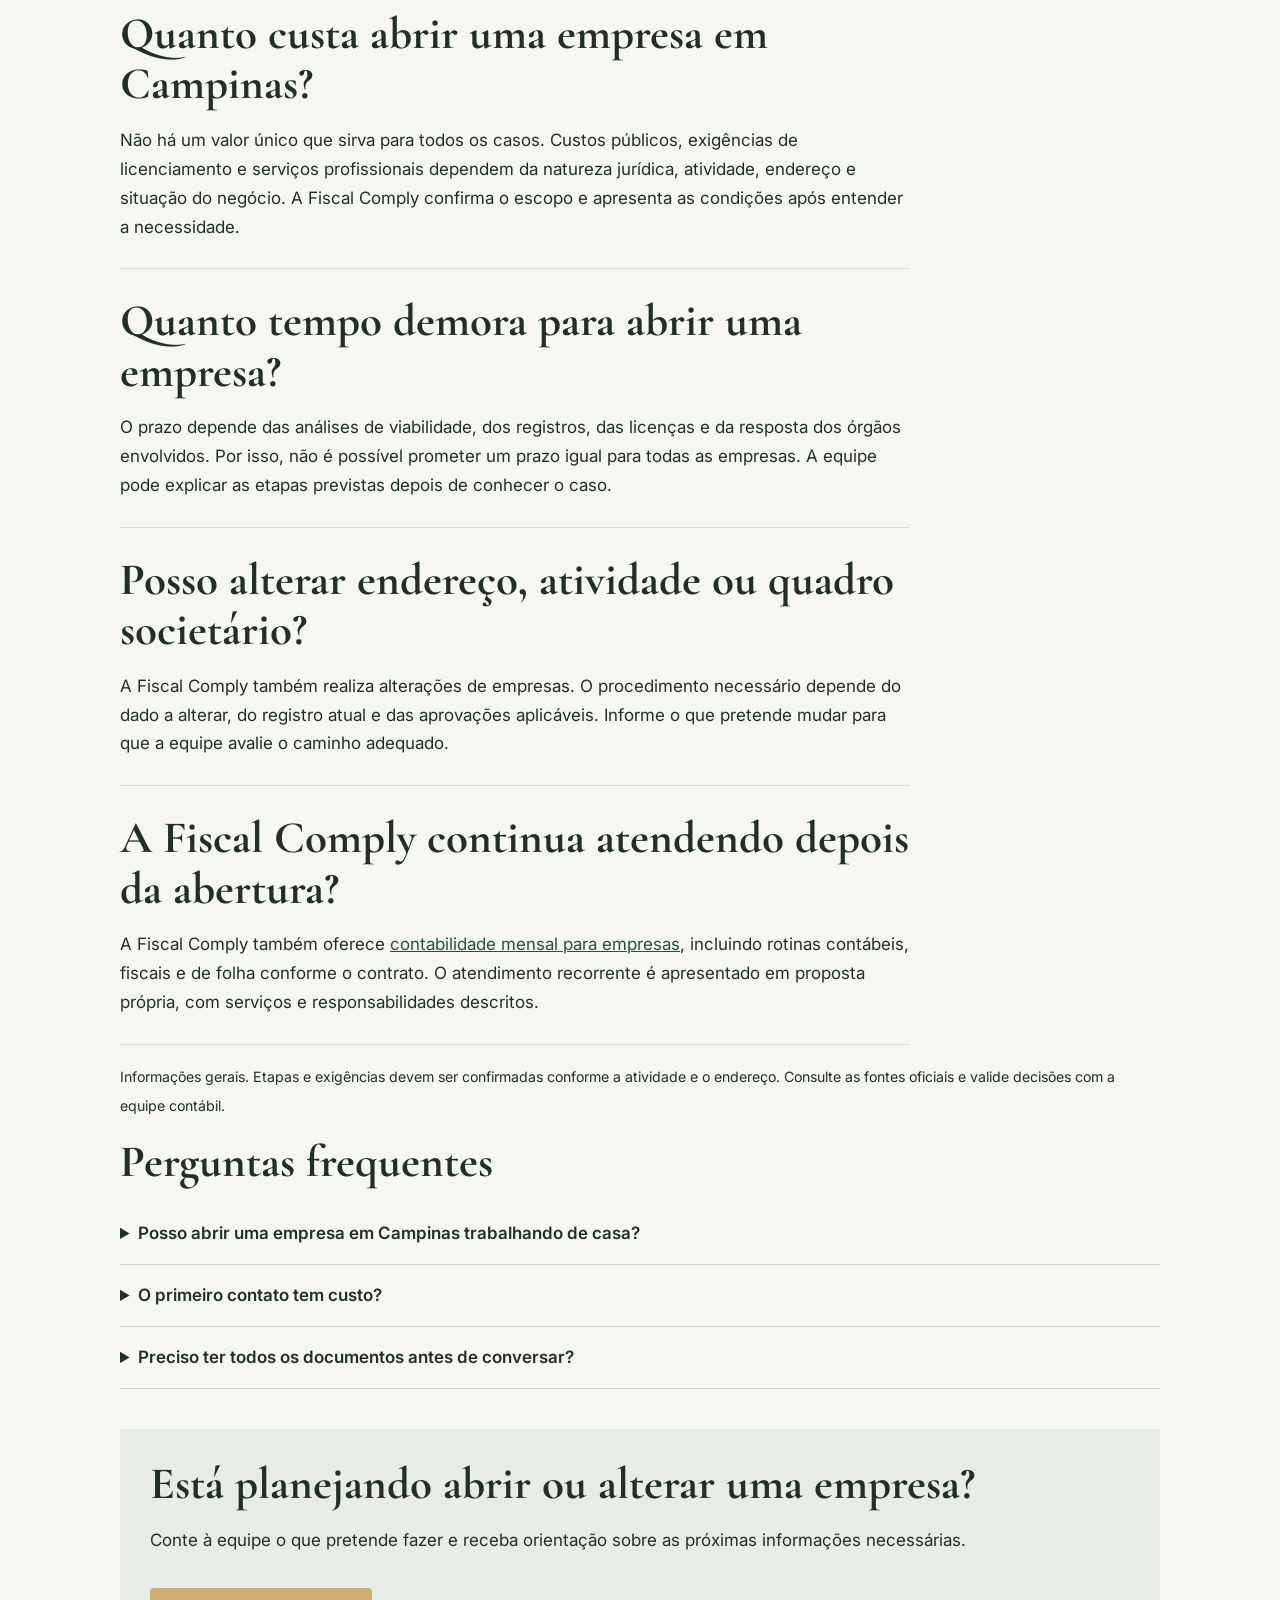
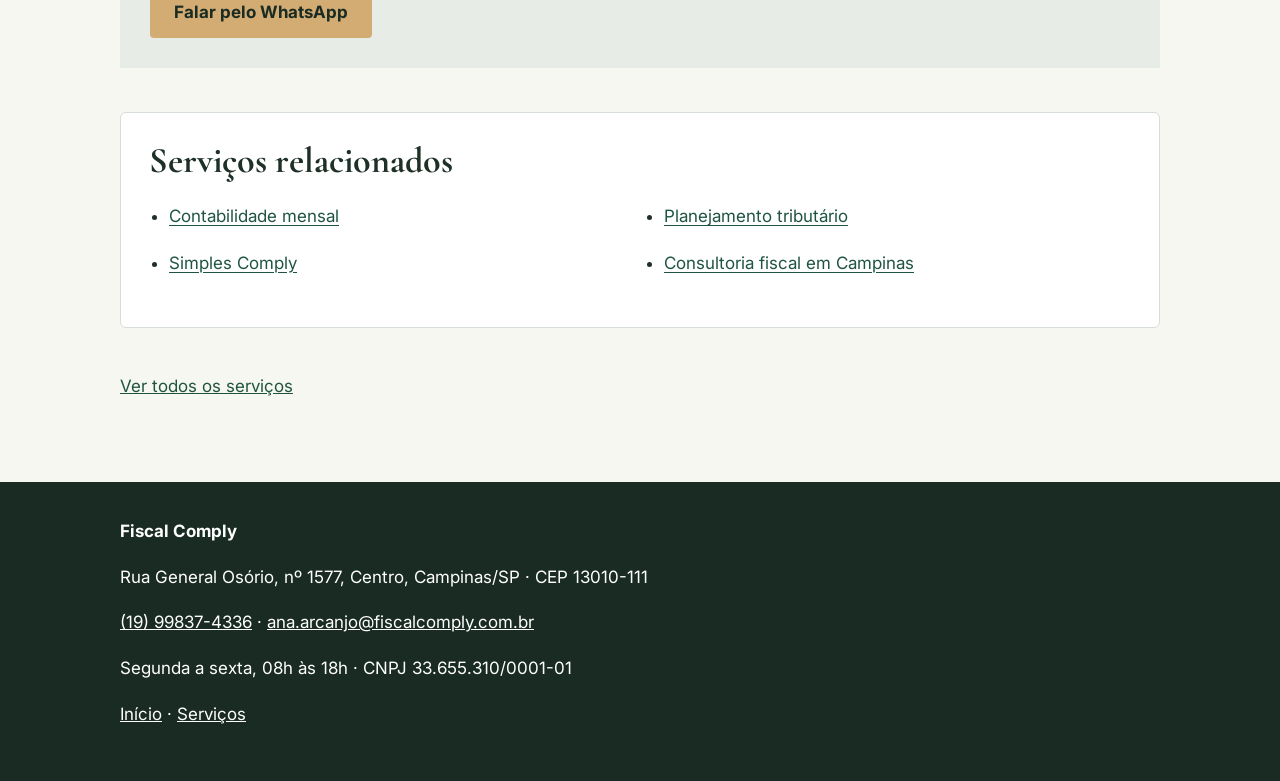
<file: abertura-de-empresas-campinas/index.html>
<!doctype html>
<html lang="pt-BR">
<head>
<meta charset="utf-8"><meta name="viewport" content="width=device-width,initial-scale=1">
<title>Abertura de Empresa em Campinas | Fiscal Comply</title>
<meta name="description" content="Abertura e alteração de empresas em Campinas: entenda as etapas, informações iniciais e como conversar com a Fiscal Comply.">
<meta name="robots" content="index, follow">
<link rel="canonical" href="https://fiscalcomply.com.br/abertura-de-empresas-campinas/">
<meta property="og:type" content="website"><meta property="og:title" content="Abertura de Empresa em Campinas | Fiscal Comply">
<meta property="og:description" content="Abertura e alteração de empresas em Campinas: entenda as etapas, informações iniciais e como conversar com a Fiscal Comply.">
<meta property="og:url" content="https://fiscalcomply.com.br/abertura-de-empresas-campinas/">
<meta property="og:image" content="https://fiscalcomply.com.br/assets/images/og-image.jpg"><meta property="og:site_name" content="Fiscal Comply"><meta property="og:locale" content="pt_BR">
<meta name="twitter:card" content="summary_large_image"><link rel="icon" href="/assets/icons/favicon.ico">
<link rel="preconnect" href="https://fonts.googleapis.com"><link rel="preconnect" href="https://fonts.gstatic.com" crossorigin>
<link href="https://fonts.googleapis.com/css2?family=Cormorant+Garamond:wght@500;600;700&amp;family=Inter:wght@400;500;600;700&amp;display=swap" rel="stylesheet"><link rel="stylesheet" href="/servicos.css">
<script async src="https://www.googletagmanager.com/gtag/js?id=G-9L14ZY31L9"></script><script>window.dataLayer=window.dataLayer||[];function gtag(){dataLayer.push(arguments)}gtag('js',new Date());gtag('config','G-9L14ZY31L9');</script>
<script type="application/ld+json">{"@context":"https://schema.org","@graph":[{"@type":"Service","@id":"https://fiscalcomply.com.br/abertura-de-empresas-campinas/#service","name":"Abertura e Alteração de Empresas em Campinas","serviceType":"Abertura e alterações cadastrais de empresas","url":"https://fiscalcomply.com.br/abertura-de-empresas-campinas/","description":"Orientação para abertura e alterações de empresas, com escopo confirmado conforme o caso.","provider":{"@id":"https://fiscalcomply.com.br/#organization"},"areaServed":{"@type":"City","name":"Campinas"}},{"@type":"BreadcrumbList","itemListElement":[{"@type":"ListItem","position":1,"name":"Início","item":"https://fiscalcomply.com.br/"},{"@type":"ListItem","position":2,"name":"Abertura de Empresas em Campinas","item":"https://fiscalcomply.com.br/abertura-de-empresas-campinas/"}]}]}</script>
</head>
<body><a href="#conteudo" class="skip-link">Ir para o conteúdo</a>
<header class="top"><div class="wrap"><a href="/" aria-label="Fiscal Comply, página inicial"><img src="/assets/logo/fiscal-comply-wordmark.png" width="190" height="42" alt="Fiscal Comply"></a><a href="/#servicos">Todos os serviços</a></div></header>
<main id="conteudo"><section class="hero"><div class="wrap"><p class="eyebrow">Fiscal Comply | Campinas, SP</p><h1>Abertura de empresas em Campinas</h1><p class="intro">Apoio para formalizar um negócio ou atualizar os dados da empresa, com escopo definido conforme a atividade e a situação de cada caso.</p><a class="button" href="https://wa.me/5519998374336?text=Ol%C3%A1%2C%20quero%20conversar%20sobre%20abertura%20ou%20altera%C3%A7%C3%A3o%20de%20empresa." target="_blank" rel="noopener noreferrer">Conversar com a equipe</a></div></section>
<div class="wrap content">
<p>A Fiscal Comply realiza abertura e alterações de empresas. O primeiro contato serve para entender a atividade, o endereço previsto, os sócios e o tipo de apoio necessário. Antes de iniciar, a equipe confirma o escopo, os documentos, os custos e as responsabilidades aplicáveis ao caso.</p>
<section class="panel"><h2>Como funciona a abertura de uma empresa?</h2><p>O processo pode envolver consulta de viabilidade, registro, inscrição no CNPJ e licenças ou inscrições necessárias conforme atividade e endereço. A ordem e os órgãos envolvidos variam segundo o tipo de empresa e o município. A <a href="https://www.gov.br/empresas-e-negocios/pt-br/redesim/inscricao-de-primeiro-estabelecimento" target="_blank" rel="noopener noreferrer">Receita Federal descreve etapas para a inscrição do primeiro estabelecimento</a>; em São Paulo, a <a href="https://vreredesim.sp.gov.br/" target="_blank" rel="noopener noreferrer">VRE|REDESIM reúne serviços de registro e licenciamento</a>.</p></section>
<section class="panel"><h2>Quais informações devo separar?</h2><p>Para uma conversa inicial, informe a atividade pretendida, endereço, dados dos sócios, previsão de início e se já existe empresa registrada. Não envie documentos pessoais ou dados sigilosos por canais abertos antes de a equipe orientar como compartilhá-los.</p></section>
<section class="panel"><h2>Preciso escolher a atividade e o regime tributário na abertura?</h2><p>As atividades e o enquadramento tributário precisam ser avaliados no processo, pois podem afetar obrigações e opções disponíveis. A escolha depende da operação e das regras aplicáveis. Converse com um profissional antes de decidir; a <a href="/planejamento-tributario/">página de planejamento tributário</a> explica como a Fiscal Comply conduz esse tipo de análise.</p></section>
<section class="panel"><h2>Quanto custa abrir uma empresa em Campinas?</h2><p>Não há um valor único que sirva para todos os casos. Custos públicos, exigências de licenciamento e serviços profissionais dependem da natureza jurídica, atividade, endereço e situação do negócio. A Fiscal Comply confirma o escopo e apresenta as condições após entender a necessidade.</p></section>
<section class="panel"><h2>Quanto tempo demora para abrir uma empresa?</h2><p>O prazo depende das análises de viabilidade, dos registros, das licenças e da resposta dos órgãos envolvidos. Por isso, não é possível prometer um prazo igual para todas as empresas. A equipe pode explicar as etapas previstas depois de conhecer o caso.</p></section>
<section class="panel"><h2>Posso alterar endereço, atividade ou quadro societário?</h2><p>A Fiscal Comply também realiza alterações de empresas. O procedimento necessário depende do dado a alterar, do registro atual e das aprovações aplicáveis. Informe o que pretende mudar para que a equipe avalie o caminho adequado.</p></section>
<section class="panel"><h2>A Fiscal Comply continua atendendo depois da abertura?</h2><p>A Fiscal Comply também oferece <a href="/consultoria-e-assessoria-contabil/">contabilidade mensal para empresas</a>, incluindo rotinas contábeis, fiscais e de folha conforme o contrato. O atendimento recorrente é apresentado em proposta própria, com serviços e responsabilidades descritos.</p></section>
<p><small>Informações gerais. Etapas e exigências devem ser confirmadas conforme a atividade e o endereço. Consulte as fontes oficiais e valide decisões com a equipe contábil.</small></p>
<section class="faq" aria-label="Perguntas frequentes"><h2>Perguntas frequentes</h2>
<details><summary>Posso abrir uma empresa em Campinas trabalhando de casa?</summary><p>A viabilidade do endereço depende da atividade, das regras municipais e de outras exigências aplicáveis. Consulte a prefeitura e a equipe responsável antes de registrar o endereço.</p></details>
<details><summary>O primeiro contato tem custo?</summary><p>O primeiro contato comercial é gratuito. Análises técnicas específicas, documentos e serviços são orçados conforme o escopo.</p></details>
<details><summary>Preciso ter todos os documentos antes de conversar?</summary><p>Não. Comece informando atividade, endereço previsto e quem participará da empresa. A equipe indicará quais documentos são necessários e como enviá-los com segurança.</p></details>
</section>
<aside><h2>Está planejando abrir ou alterar uma empresa?</h2><p>Conte à equipe o que pretende fazer e receba orientação sobre as próximas informações necessárias.</p><a class="button" href="https://wa.me/5519998374336?text=Ol%C3%A1%2C%20quero%20conversar%20sobre%20abertura%20ou%20altera%C3%A7%C3%A3o%20de%20empresa." target="_blank" rel="noopener noreferrer">Falar pelo WhatsApp</a></aside>
<nav class="related-services" aria-label="Outros serviços da Fiscal Comply"><h2>Serviços relacionados</h2><ul><li><a href="/consultoria-e-assessoria-contabil/">Contabilidade mensal</a></li><li><a href="/planejamento-tributario/">Planejamento tributário</a></li><li><a href="/simples-comply/">Simples Comply</a></li><li><a href="/consultoria-fiscal-campinas/">Consultoria fiscal em Campinas</a></li></ul></nav><p><a href="/#servicos">Ver todos os serviços</a></p>
</div></main>
<footer><div class="wrap"><strong>Fiscal Comply</strong><p>Rua General Osório, nº 1577, Centro, Campinas/SP · CEP 13010-111</p><p><a href="tel:+5519998374336">(19) 99837-4336</a> · <a href="mailto:ana.arcanjo@fiscalcomply.com.br">ana.arcanjo@fiscalcomply.com.br</a></p><p>Segunda a sexta, 08h às 18h · CNPJ 33.655.310/0001-01</p><p><a href="/">Início</a> · <a href="/#servicos">Serviços</a></p></div></footer><script src="/whatsapp-tracking.js" defer></script></body></html>
</file>
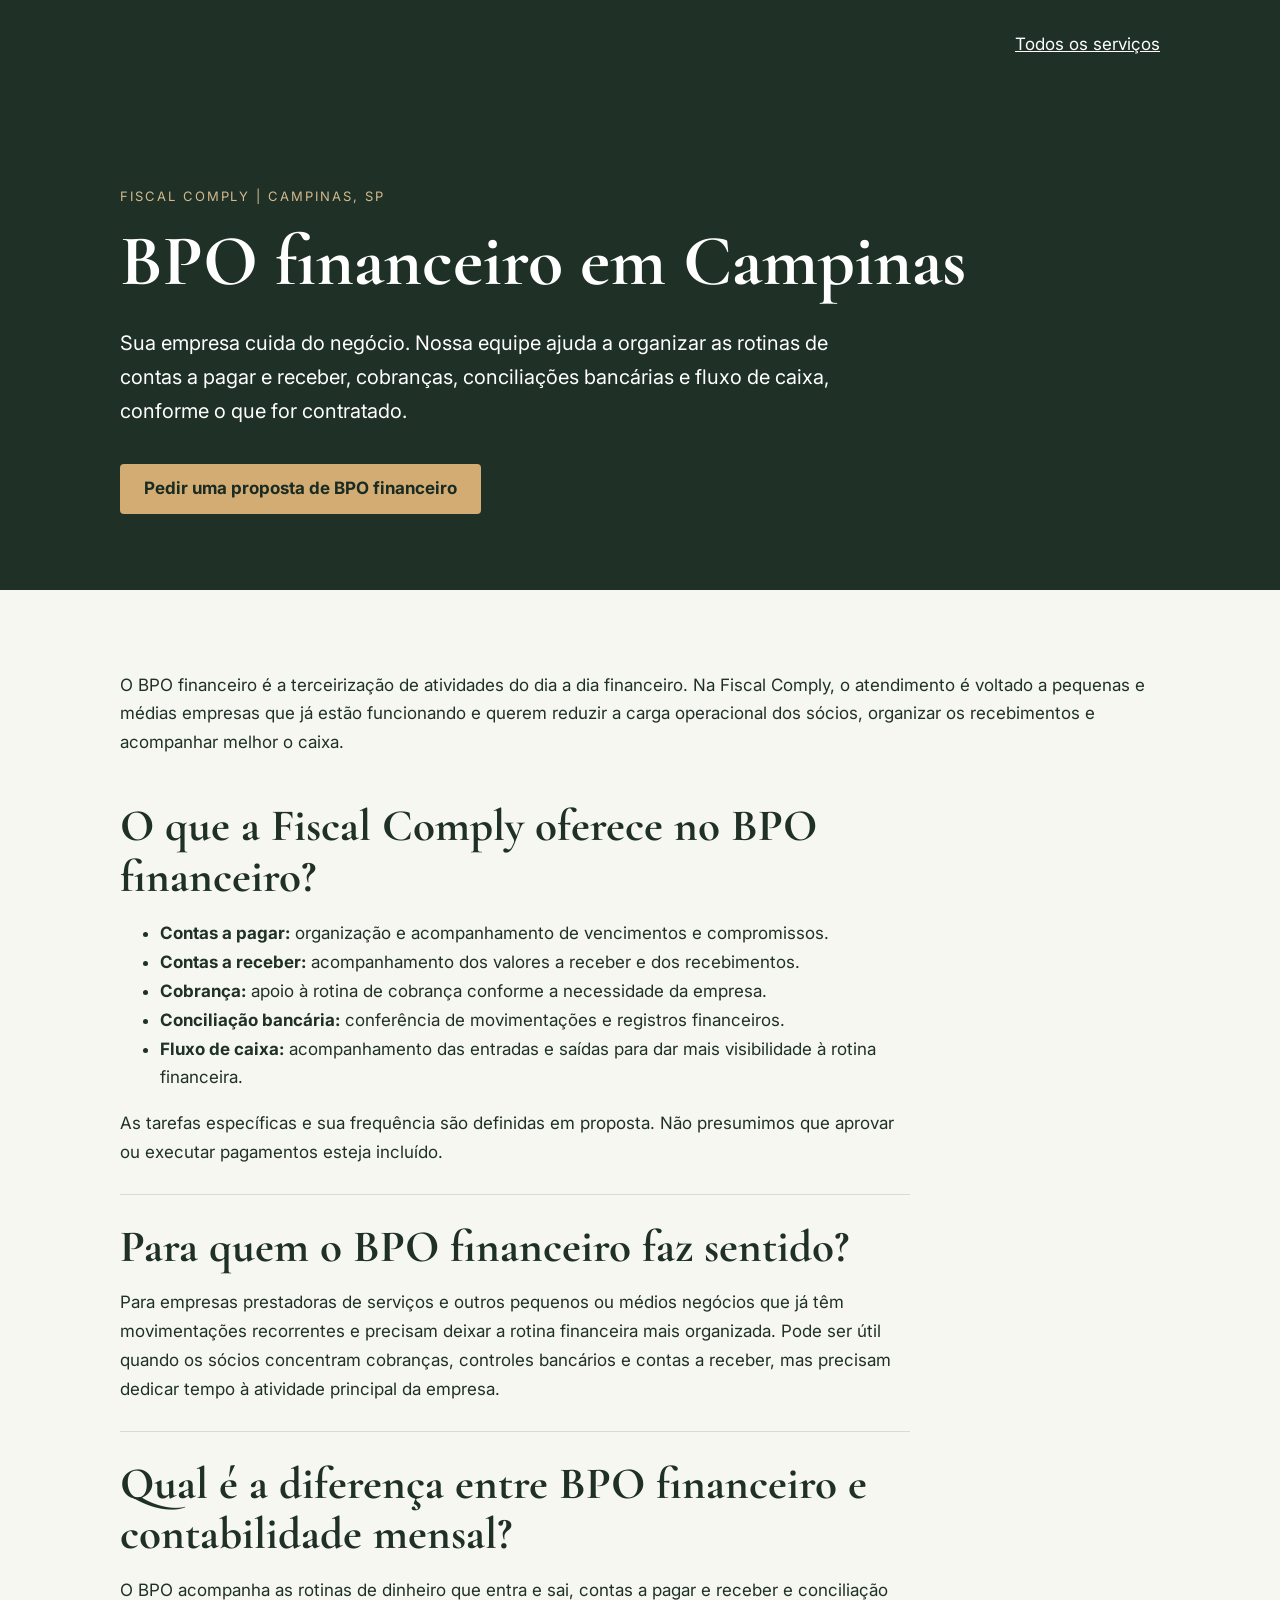
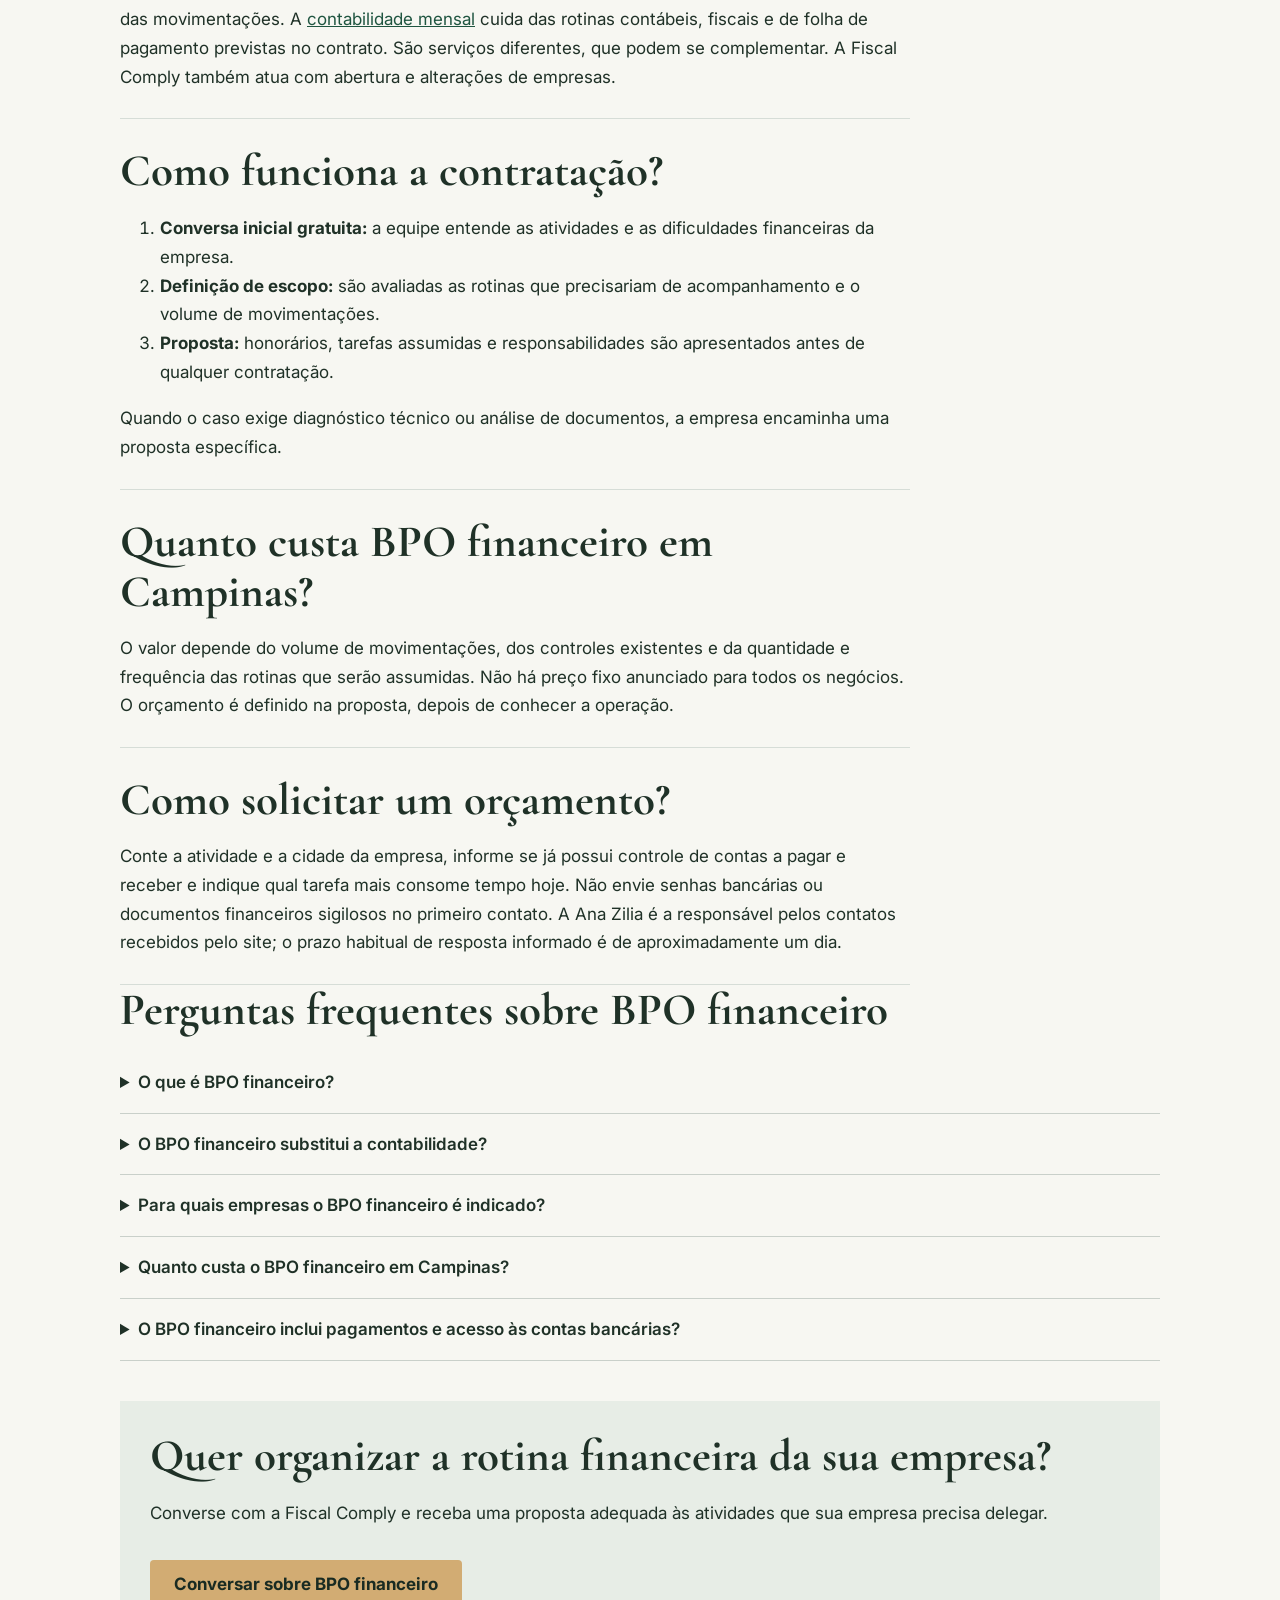
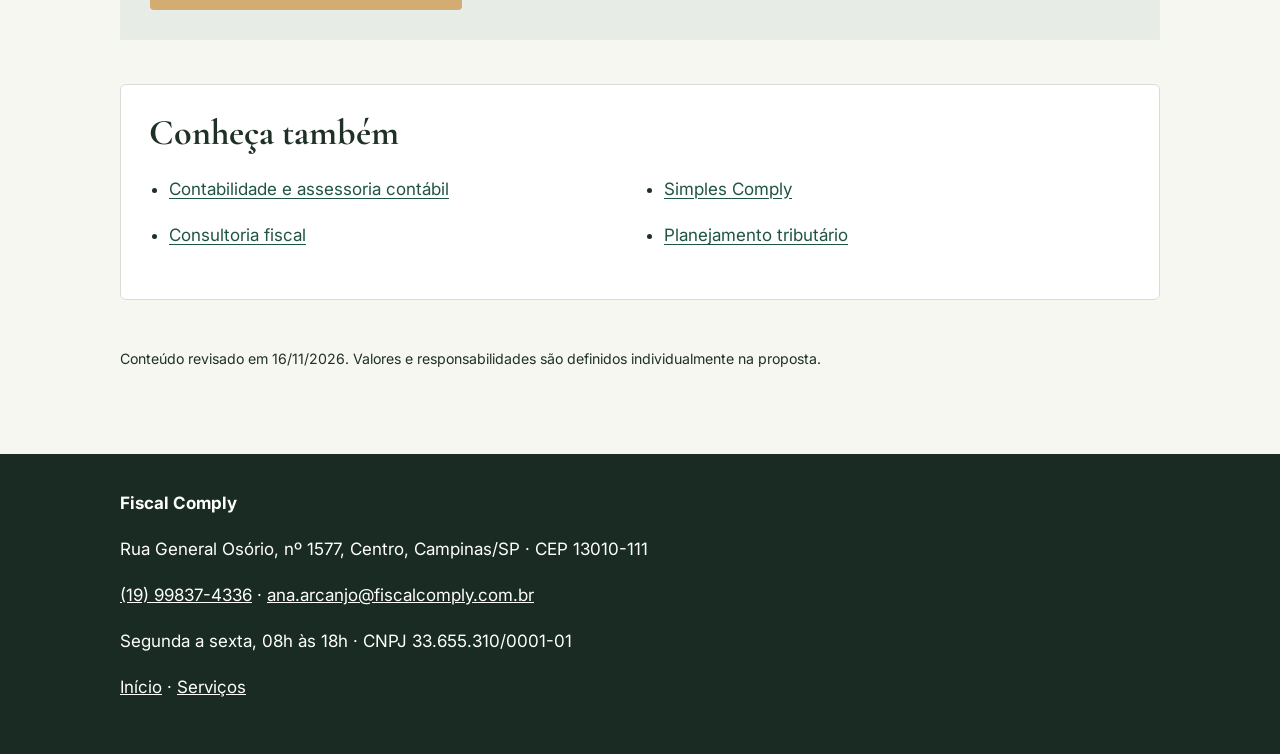
<file: bpo-financeiro-campinas/index.html>
<!doctype html>
<html lang="pt-BR">
<head>
<meta charset="utf-8"><meta name="viewport" content="width=device-width,initial-scale=1">
<title>BPO Financeiro em Campinas | Fiscal Comply</title>
<meta name="description" content="BPO financeiro em Campinas para pequenas e médias empresas: contas a pagar e receber, cobrança, conciliação bancária e fluxo de caixa. Solicite uma proposta."><meta name="robots" content="index,follow">
<link rel="canonical" href="https://fiscalcomply.com.br/bpo-financeiro-campinas/">
<meta property="og:type" content="website"><meta property="og:title" content="BPO Financeiro em Campinas | Fiscal Comply"><meta property="og:description" content="BPO financeiro em Campinas para pequenas e médias empresas: contas a pagar e receber, cobrança, conciliação bancária e fluxo de caixa. Solicite uma proposta."><meta property="og:url" content="https://fiscalcomply.com.br/bpo-financeiro-campinas/"><meta property="og:image" content="https://fiscalcomply.com.br/assets/images/og-image.jpg"><meta property="og:site_name" content="Fiscal Comply"><meta property="og:locale" content="pt_BR"><meta name="twitter:card" content="summary_large_image">
<link rel="icon" href="/assets/icons/favicon.ico"><link rel="preconnect" href="https://fonts.googleapis.com"><link rel="preconnect" href="https://fonts.gstatic.com" crossorigin><link href="https://fonts.googleapis.com/css2?family=Cormorant+Garamond:wght@500;600;700&amp;family=Inter:wght@400;500;600;700&amp;display=swap" rel="stylesheet"><link rel="stylesheet" href="/servicos.css">
<script type="application/ld+json">{"@context":"https://schema.org","@graph":[{"@type":"Service","@id":"https://fiscalcomply.com.br/bpo-financeiro-campinas/#service","name":"BPO Financeiro em Campinas","serviceType":"Terceirização de rotinas financeiras","url":"https://fiscalcomply.com.br/bpo-financeiro-campinas/","description":"BPO financeiro em Campinas para pequenas e médias empresas: contas a pagar e receber, cobrança, conciliação bancária e fluxo de caixa. Solicite uma proposta.","provider":{"@id":"https://fiscalcomply.com.br/#organization"},"areaServed":{"@type":"City","name":"Campinas"},"audience":{"@type":"BusinessAudience","name":"Pequenas e médias empresas em operação"}},{"@type":"BreadcrumbList","itemListElement":[{"@type":"ListItem","position":1,"name":"Início","item":"https://fiscalcomply.com.br/"},{"@type":"ListItem","position":2,"name":"BPO Financeiro em Campinas","item":"https://fiscalcomply.com.br/bpo-financeiro-campinas/"}]},{"@type":"FAQPage","mainEntity":[{"@type":"Question","name":"O que é BPO financeiro?","acceptedAnswer":{"@type":"Answer","text":"BPO financeiro é a contratação de uma equipe externa para executar rotinas financeiras definidas em contrato, como acompanhamento de contas a pagar e a receber, cobrança, conciliação bancária e atualização de informações de caixa."}},{"@type":"Question","name":"O BPO financeiro substitui a contabilidade?","acceptedAnswer":{"@type":"Answer","text":"Não. O BPO acompanha a rotina financeira e os registros de entradas e saídas. A contabilidade tem responsabilidades próprias, como escrituração e obrigações contábeis e fiscais, conforme o contrato."}},{"@type":"Question","name":"Para quais empresas o BPO financeiro é indicado?","acceptedAnswer":{"@type":"Answer","text":"Na Fiscal Comply, o foco é atender pequenas e médias empresas já em operação que desejam delegar parte das tarefas financeiras e acompanhar melhor o caixa e os recebimentos."}},{"@type":"Question","name":"Quanto custa o BPO financeiro em Campinas?","acceptedAnswer":{"@type":"Answer","text":"O orçamento depende das rotinas assumidas e do volume de movimentações da empresa. A Fiscal Comply conhece a necessidade em uma conversa inicial gratuita e apresenta proposta conforme o escopo."}},{"@type":"Question","name":"O BPO financeiro inclui pagamentos e acesso às contas bancárias?","acceptedAnswer":{"@type":"Answer","text":"As tarefas específicas, permissões de acesso, aprovações de pagamentos e responsabilidades devem ser definidas na proposta e no contrato. Não pressuponha que movimentar dinheiro da empresa esteja incluído no serviço."}}]}]}</script>
<script async src="https://www.googletagmanager.com/gtag/js?id=G-9L14ZY31L9"></script><script>window.dataLayer=window.dataLayer||[];function gtag(){dataLayer.push(arguments)}gtag('js',new Date());gtag('config','G-9L14ZY31L9')</script>
</head>
<body><a class="skip-link" href="#conteudo">Ir para o conteúdo</a>
<header class="top"><div class="wrap"><a href="/" aria-label="Fiscal Comply, página inicial"><img src="/assets/logo/fiscal-comply-wordmark.png" alt="Fiscal Comply" width="190" height="42"></a><a href="/#servicos">Todos os serviços</a></div></header>
<main id="conteudo">
<section class="hero"><div class="wrap"><p class="eyebrow">Fiscal Comply | Campinas, SP</p><h1>BPO financeiro em Campinas</h1><p class="intro">Sua empresa cuida do negócio. Nossa equipe ajuda a organizar as rotinas de contas a pagar e receber, cobranças, conciliações bancárias e fluxo de caixa, conforme o que for contratado.</p><a class="button" href="https://wa.me/5519998374336?text=Ol%C3%A1!%20Tenho%20uma%20empresa%20e%20gostaria%20de%20conversar%20sobre%20BPO%20financeiro.%20Cidade%3A%20%5Binformar%5D.%20Ramo%3A%20%5Binformar%5D.%20Preciso%20de%20ajuda%20com%3A%20%5Binformar%5D." target="_blank" rel="noopener noreferrer">Pedir uma proposta de BPO financeiro</a></div></section>
<div class="wrap content">
<p>O BPO financeiro é a terceirização de atividades do dia a dia financeiro. Na Fiscal Comply, o atendimento é voltado a pequenas e médias empresas que já estão funcionando e querem reduzir a carga operacional dos sócios, organizar os recebimentos e acompanhar melhor o caixa.</p>
<section class="panel"><h2>O que a Fiscal Comply oferece no BPO financeiro?</h2><ul><li><strong>Contas a pagar:</strong> organização e acompanhamento de vencimentos e compromissos.</li><li><strong>Contas a receber:</strong> acompanhamento dos valores a receber e dos recebimentos.</li><li><strong>Cobrança:</strong> apoio à rotina de cobrança conforme a necessidade da empresa.</li><li><strong>Conciliação bancária:</strong> conferência de movimentações e registros financeiros.</li><li><strong>Fluxo de caixa:</strong> acompanhamento das entradas e saídas para dar mais visibilidade à rotina financeira.</li></ul><p>As tarefas específicas e sua frequência são definidas em proposta. Não presumimos que aprovar ou executar pagamentos esteja incluído.</p></section>
<section class="panel"><h2>Para quem o BPO financeiro faz sentido?</h2><p>Para empresas prestadoras de serviços e outros pequenos ou médios negócios que já têm movimentações recorrentes e precisam deixar a rotina financeira mais organizada. Pode ser útil quando os sócios concentram cobranças, controles bancários e contas a receber, mas precisam dedicar tempo à atividade principal da empresa.</p></section>
<section class="panel"><h2>Qual é a diferença entre BPO financeiro e contabilidade mensal?</h2><p>O BPO acompanha as rotinas de dinheiro que entra e sai, contas a pagar e receber e conciliação das movimentações. A <a href="/consultoria-e-assessoria-contabil/">contabilidade mensal</a> cuida das rotinas contábeis, fiscais e de folha de pagamento previstas no contrato. São serviços diferentes, que podem se complementar. A Fiscal Comply também atua com abertura e alterações de empresas.</p></section>
<section class="panel"><h2>Como funciona a contratação?</h2><ol><li><strong>Conversa inicial gratuita:</strong> a equipe entende as atividades e as dificuldades financeiras da empresa.</li><li><strong>Definição de escopo:</strong> são avaliadas as rotinas que precisariam de acompanhamento e o volume de movimentações.</li><li><strong>Proposta:</strong> honorários, tarefas assumidas e responsabilidades são apresentados antes de qualquer contratação.</li></ol><p>Quando o caso exige diagnóstico técnico ou análise de documentos, a empresa encaminha uma proposta específica.</p></section>
<section class="panel"><h2>Quanto custa BPO financeiro em Campinas?</h2><p>O valor depende do volume de movimentações, dos controles existentes e da quantidade e frequência das rotinas que serão assumidas. Não há preço fixo anunciado para todos os negócios. O orçamento é definido na proposta, depois de conhecer a operação.</p></section>
<section class="panel"><h2>Como solicitar um orçamento?</h2><p>Conte a atividade e a cidade da empresa, informe se já possui controle de contas a pagar e receber e indique qual tarefa mais consome tempo hoje. Não envie senhas bancárias ou documentos financeiros sigilosos no primeiro contato. A Ana Zilia é a responsável pelos contatos recebidos pelo site; o prazo habitual de resposta informado é de aproximadamente um dia.</p></section>
<section class="faq" aria-label="Perguntas frequentes"><h2>Perguntas frequentes sobre BPO financeiro</h2><details><summary>O que é BPO financeiro?</summary><p>BPO financeiro é a contratação de uma equipe externa para executar rotinas financeiras definidas em contrato, como acompanhamento de contas a pagar e a receber, cobrança, conciliação bancária e atualização de informações de caixa.</p></details><details><summary>O BPO financeiro substitui a contabilidade?</summary><p>Não. O BPO acompanha a rotina financeira e os registros de entradas e saídas. A contabilidade tem responsabilidades próprias, como escrituração e obrigações contábeis e fiscais, conforme o contrato.</p></details><details><summary>Para quais empresas o BPO financeiro é indicado?</summary><p>Na Fiscal Comply, o foco é atender pequenas e médias empresas já em operação que desejam delegar parte das tarefas financeiras e acompanhar melhor o caixa e os recebimentos.</p></details><details><summary>Quanto custa o BPO financeiro em Campinas?</summary><p>O orçamento depende das rotinas assumidas e do volume de movimentações da empresa. A Fiscal Comply conhece a necessidade em uma conversa inicial gratuita e apresenta proposta conforme o escopo.</p></details><details><summary>O BPO financeiro inclui pagamentos e acesso às contas bancárias?</summary><p>As tarefas específicas, permissões de acesso, aprovações de pagamentos e responsabilidades devem ser definidas na proposta e no contrato. Não pressuponha que movimentar dinheiro da empresa esteja incluído no serviço.</p></details></section>
<aside><h2>Quer organizar a rotina financeira da sua empresa?</h2><p>Converse com a Fiscal Comply e receba uma proposta adequada às atividades que sua empresa precisa delegar.</p><a class="button" href="https://wa.me/5519998374336?text=Ol%C3%A1!%20Tenho%20uma%20empresa%20e%20gostaria%20de%20conversar%20sobre%20BPO%20financeiro.%20Cidade%3A%20%5Binformar%5D.%20Ramo%3A%20%5Binformar%5D.%20Preciso%20de%20ajuda%20com%3A%20%5Binformar%5D." target="_blank" rel="noopener noreferrer">Conversar sobre BPO financeiro</a></aside>
<nav class="related-services" aria-label="Outros serviços da Fiscal Comply"><h2>Conheça também</h2><ul><li><a href="/consultoria-e-assessoria-contabil/">Contabilidade e assessoria contábil</a></li><li><a href="/simples-comply/">Simples Comply</a></li><li><a href="/consultoria-fiscal-campinas/">Consultoria fiscal</a></li><li><a href="/planejamento-tributario/">Planejamento tributário</a></li></ul></nav>
<p><small>Conteúdo revisado em <time datetime="2026-11-16">16/11/2026</time>. Valores e responsabilidades são definidos individualmente na proposta.</small></p>
</div></main>
<footer><div class="wrap"><strong>Fiscal Comply</strong><p>Rua General Osório, nº 1577, Centro, Campinas/SP · CEP 13010-111</p><p><a href="tel:+5519998374336">(19) 99837-4336</a> · <a href="mailto:ana.arcanjo@fiscalcomply.com.br">ana.arcanjo@fiscalcomply.com.br</a></p><p>Segunda a sexta, 08h às 18h · CNPJ 33.655.310/0001-01</p><p><a href="/">Início</a> · <a href="/#servicos">Serviços</a></p></div></footer><script src="/whatsapp-tracking.js" defer></script></body></html>
</file>
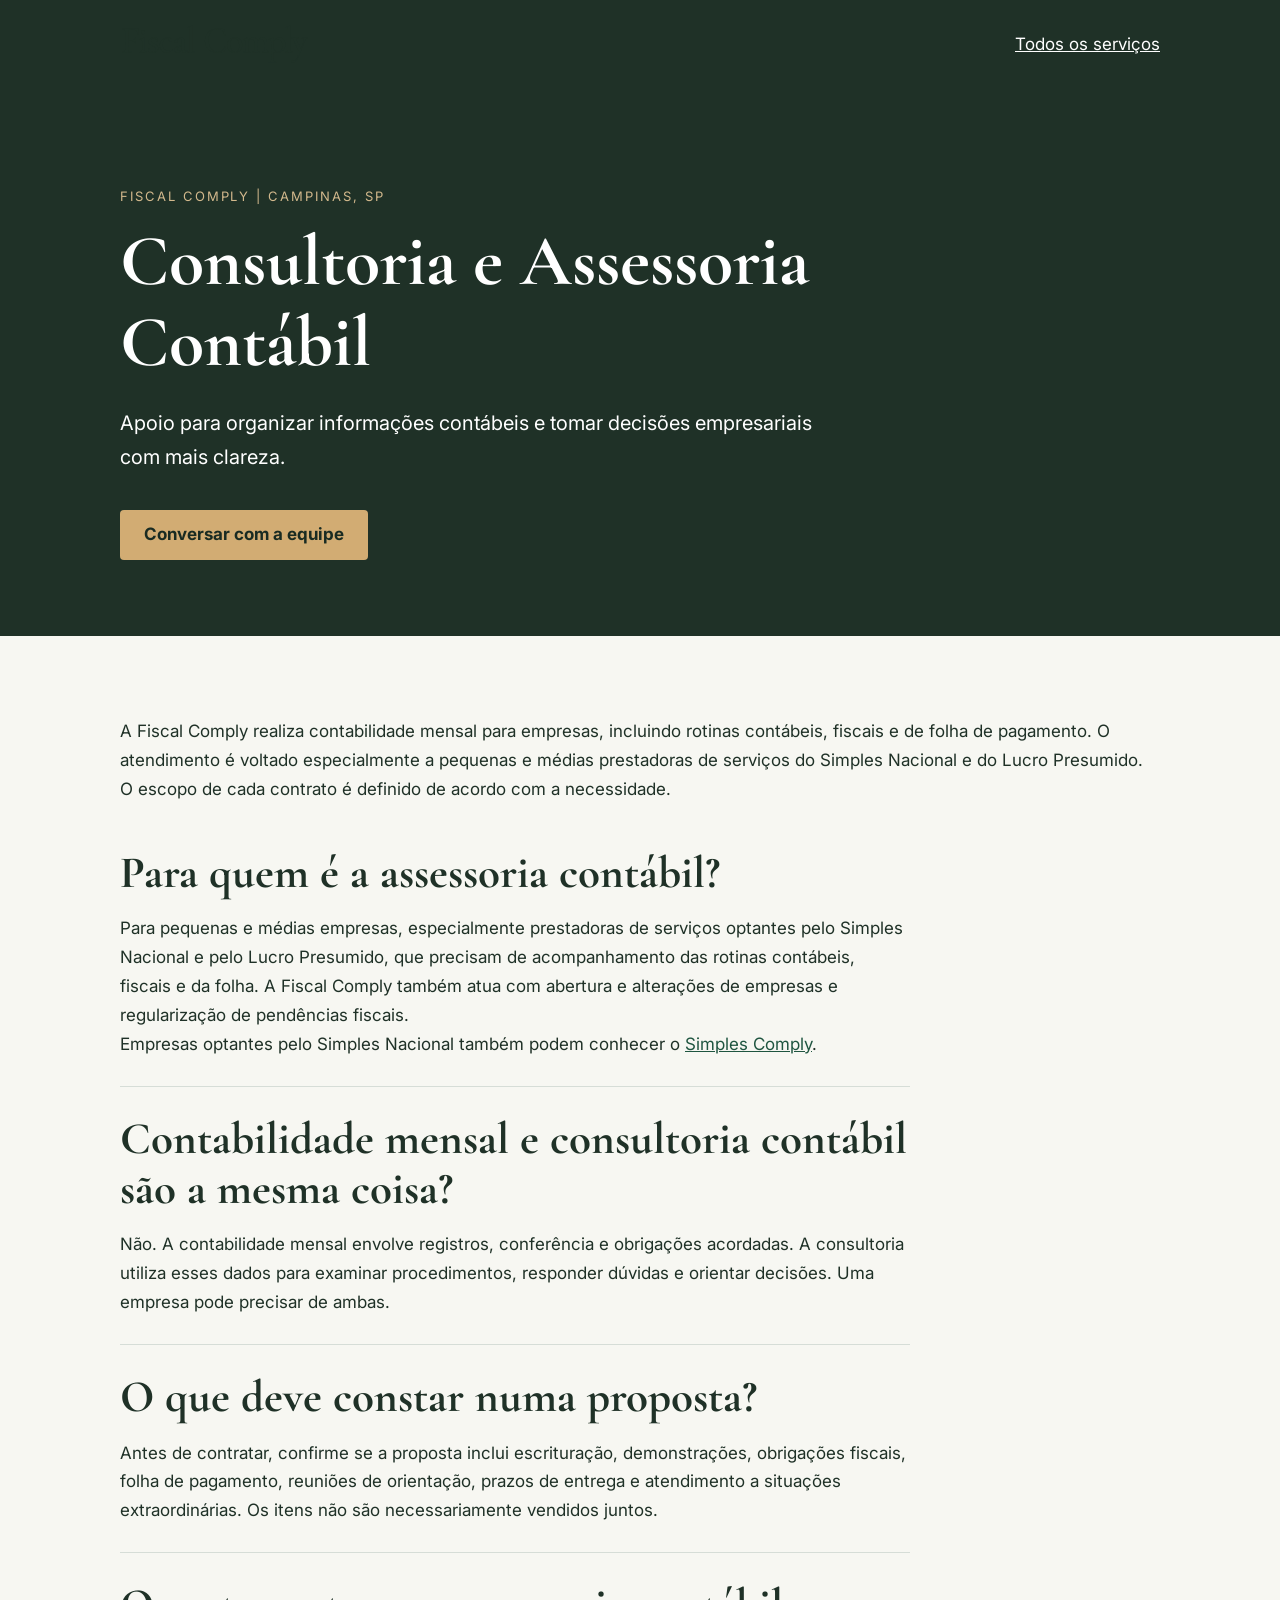
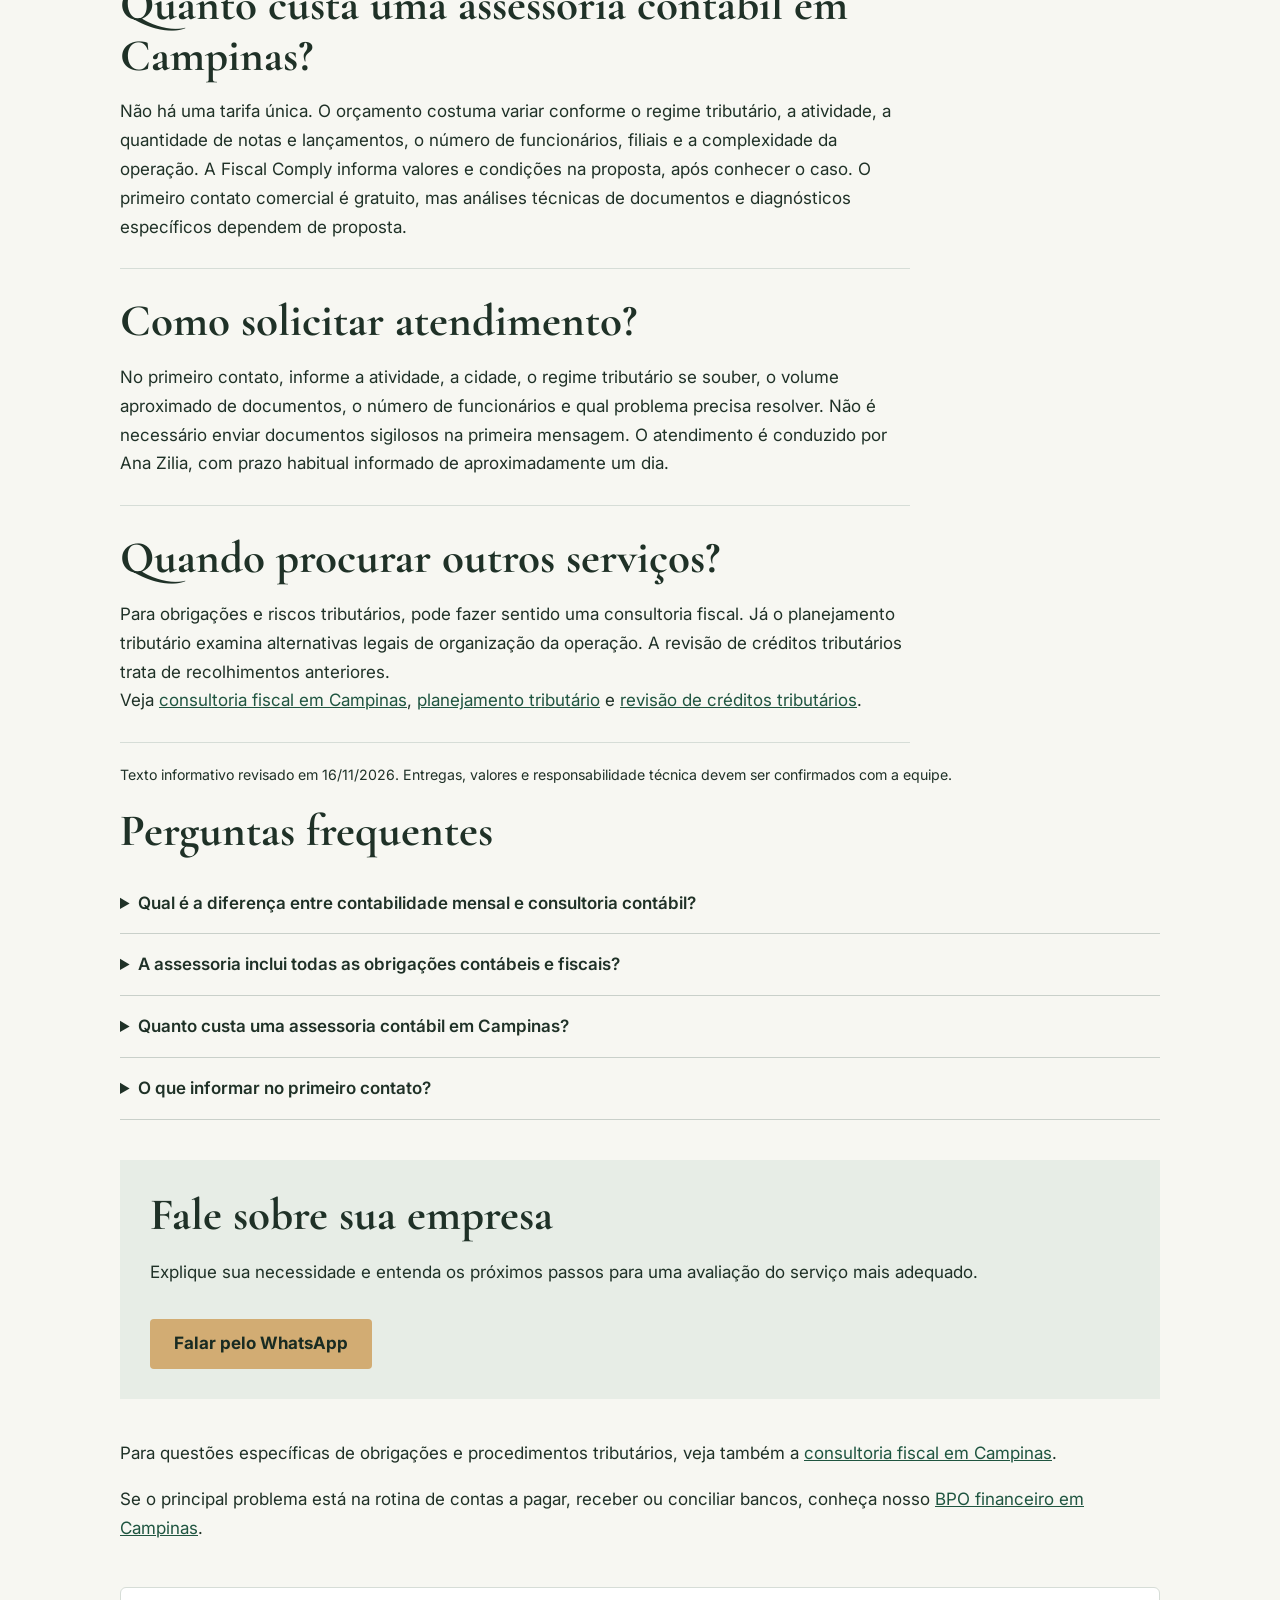
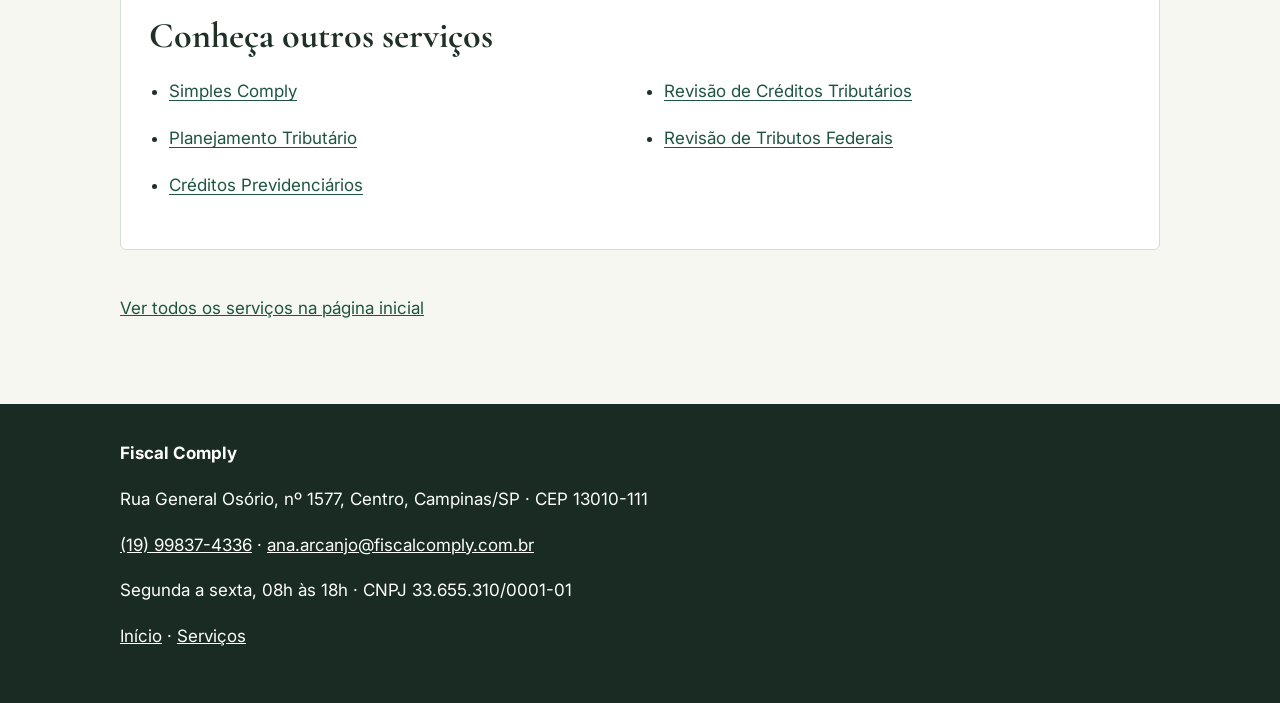
<file: consultoria-e-assessoria-contabil/index.html>
<!doctype html><html lang="pt-BR"><head><meta charset="utf-8"><meta name="viewport" content="width=device-width,initial-scale=1"><title>Assessoria e Consultoria Contábil em Campinas | Fiscal Comply</title><meta name="description" content="Assessoria contábil em Campinas: entenda os serviços, o que influencia o orçamento e como solicitar uma avaliação à Fiscal Comply."><meta name="robots" content="index, follow"><link rel="canonical" href="https://fiscalcomply.com.br/consultoria-e-assessoria-contabil/"><meta property="og:type" content="website"><meta property="og:title" content="Assessoria e Consultoria Contábil em Campinas | Fiscal Comply"><meta property="og:description" content="Assessoria contábil em Campinas: entenda os serviços, o que influencia o orçamento e como solicitar uma avaliação à Fiscal Comply."><meta property="og:url" content="https://fiscalcomply.com.br/consultoria-e-assessoria-contabil/"><meta property="og:image" content="https://fiscalcomply.com.br/assets/images/og-image.jpg"><meta property="og:site_name" content="Fiscal Comply"><meta property="og:locale" content="pt_BR"><meta name="twitter:card" content="summary_large_image"><link rel="icon" href="/assets/icons/favicon.ico"><link rel="preconnect" href="https://fonts.googleapis.com"><link rel="preconnect" href="https://fonts.gstatic.com" crossorigin><link href="https://fonts.googleapis.com/css2?family=Cormorant+Garamond:wght@500;600;700&amp;family=Inter:wght@400;500;600;700&amp;display=swap" rel="stylesheet"><link rel="stylesheet" href="/servicos.css"><script async src="https://www.googletagmanager.com/gtag/js?id=G-9L14ZY31L9"></script>
    <script>
      window.dataLayer = window.dataLayer || [];
      function gtag(){dataLayer.push(arguments);}
      gtag('js', new Date());
      gtag('config', 'G-9L14ZY31L9');
    </script>
    <script type="application/ld+json">{"@context":"https://schema.org","@graph":[{"@type":"Service","@id":"https://fiscalcomply.com.br/consultoria-e-assessoria-contabil/#service","name":"Consultoria e Assessoria Contábil","serviceType":"Consultoria e acompanhamento contábil empresarial","url":"https://fiscalcomply.com.br/consultoria-e-assessoria-contabil/","description":"Assessoria contábil em Campinas: entenda os serviços, o que influencia o orçamento e como solicitar uma avaliação à Fiscal Comply.","provider":{"@id":"https://fiscalcomply.com.br/#organization"},"areaServed":{"@type":"City","name":"Campinas"}},{"@type":"BreadcrumbList","itemListElement":[{"@type":"ListItem","position":1,"name":"Início","item":"https://fiscalcomply.com.br/"},{"@type":"ListItem","position":2,"name":"Consultoria e Assessoria Contábil","item":"https://fiscalcomply.com.br/consultoria-e-assessoria-contabil/"}]},{"@type":"FAQPage","mainEntity":[{"@type":"Question","name":"Qual é a diferença entre contabilidade mensal e consultoria contábil?","acceptedAnswer":{"@type":"Answer","text":"A contabilidade mensal acompanha registros e obrigações previstos no contrato. A consultoria contábil analisa dados e procedimentos para orientar decisões. As duas atividades podem se complementar."}},{"@type":"Question","name":"A assessoria inclui todas as obrigações contábeis e fiscais?","acceptedAnswer":{"@type":"Answer","text":"Não necessariamente. A proposta deve discriminar escrituração, apuração tributária, folha de pagamento, declarações e reuniões, além de responsabilidades e eventuais serviços extras."}},{"@type":"Question","name":"Quanto custa uma assessoria contábil em Campinas?","acceptedAnswer":{"@type":"Answer","text":"O preço depende de fatores como regime tributário, atividade, volume de notas e lançamentos, quantidade de funcionários e complexidade das operações. O orçamento da Fiscal Comply é definido após conhecer as necessidades da empresa."}},{"@type":"Question","name":"O que informar no primeiro contato?","acceptedAnswer":{"@type":"Answer","text":"Informe a atividade da empresa, regime tributário se conhecido, volume aproximado de notas, quantidade de funcionários e principal dificuldade. Documentos sigilosos não precisam ser enviados no primeiro contato."}}]}]}</script></head><body><a href="#conteudo" class="skip-link">Ir para o conteúdo</a><header class="top"><div class="wrap"><a href="/" aria-label="Fiscal Comply, página inicial"><img src="/assets/logo/fiscal-comply-wordmark.png" width="190" height="42" alt="Fiscal Comply"></a><a href="/#servicos">Todos os serviços</a></div></header><main id="conteudo"><section class="hero"><div class="wrap"><p class="eyebrow">Fiscal Comply | Campinas, SP</p><h1>Consultoria e Assessoria Contábil</h1><p class="intro">Apoio para organizar informações contábeis e tomar decisões empresariais com mais clareza.</p><a class="button" href="https://wa.me/5519998374336?text=Ol%C3%A1%2C%20gostaria%20de%20informa%C3%A7%C3%B5es%20sobre%20Consultoria%20e%20Assessoria%20Cont%C3%A1bil." target="_blank" rel="noopener noreferrer">Conversar com a equipe</a></div></section><div class="wrap content"><p>A Fiscal Comply realiza contabilidade mensal para empresas, incluindo rotinas contábeis, fiscais e de folha de pagamento. O atendimento é voltado especialmente a pequenas e médias prestadoras de serviços do Simples Nacional e do Lucro Presumido. O escopo de cada contrato é definido de acordo com a necessidade.</p><section class="panel"><h2>Para quem é a assessoria contábil?</h2><p>Para pequenas e médias empresas, especialmente prestadoras de serviços optantes pelo Simples Nacional e pelo Lucro Presumido, que precisam de acompanhamento das rotinas contábeis, fiscais e da folha. A Fiscal Comply também atua com abertura e alterações de empresas e regularização de pendências fiscais.</p><p>Empresas optantes pelo Simples Nacional também podem conhecer o <a href="/simples-comply/">Simples Comply</a>.</p></section><section class="panel"><h2>Contabilidade mensal e consultoria contábil são a mesma coisa?</h2><p>Não. A contabilidade mensal envolve registros, conferência e obrigações acordadas. A consultoria utiliza esses dados para examinar procedimentos, responder dúvidas e orientar decisões. Uma empresa pode precisar de ambas.</p></section><section class="panel"><h2>O que deve constar numa proposta?</h2><p>Antes de contratar, confirme se a proposta inclui escrituração, demonstrações, obrigações fiscais, folha de pagamento, reuniões de orientação, prazos de entrega e atendimento a situações extraordinárias. Os itens não são necessariamente vendidos juntos.</p></section><section class="panel"><h2>Quanto custa uma assessoria contábil em Campinas?</h2><p>Não há uma tarifa única. O orçamento costuma variar conforme o regime tributário, a atividade, a quantidade de notas e lançamentos, o número de funcionários, filiais e a complexidade da operação. A Fiscal Comply informa valores e condições na proposta, após conhecer o caso. O primeiro contato comercial é gratuito, mas análises técnicas de documentos e diagnósticos específicos dependem de proposta.</p></section><section class="panel"><h2>Como solicitar atendimento?</h2><p>No primeiro contato, informe a atividade, a cidade, o regime tributário se souber, o volume aproximado de documentos, o número de funcionários e qual problema precisa resolver. Não é necessário enviar documentos sigilosos na primeira mensagem. O atendimento é conduzido por Ana Zilia, com prazo habitual informado de aproximadamente um dia.</p></section><section class="panel"><h2>Quando procurar outros serviços?</h2><p>Para obrigações e riscos tributários, pode fazer sentido uma consultoria fiscal. Já o planejamento tributário examina alternativas legais de organização da operação. A revisão de créditos tributários trata de recolhimentos anteriores.</p><p>Veja <a href="/consultoria-fiscal-campinas/">consultoria fiscal em Campinas</a>, <a href="/planejamento-tributario/">planejamento tributário</a> e <a href="/revisao-de-creditos-tributarios/">revisão de créditos tributários</a>.</p></section><p><small>Texto informativo revisado em <time datetime="2026-11-16">16/11/2026</time>. Entregas, valores e responsabilidade técnica devem ser confirmados com a equipe.</small></p><section class="faq" aria-label="Perguntas frequentes"><h2>Perguntas frequentes</h2><details><summary>Qual é a diferença entre contabilidade mensal e consultoria contábil?</summary><p>A contabilidade mensal acompanha registros e obrigações previstos no contrato. A consultoria contábil analisa dados e procedimentos para orientar decisões. As duas atividades podem se complementar.</p></details><details><summary>A assessoria inclui todas as obrigações contábeis e fiscais?</summary><p>Não necessariamente. A proposta deve discriminar escrituração, apuração tributária, folha de pagamento, declarações e reuniões, além de responsabilidades e eventuais serviços extras.</p></details><details><summary>Quanto custa uma assessoria contábil em Campinas?</summary><p>O preço depende de fatores como regime tributário, atividade, volume de notas e lançamentos, quantidade de funcionários e complexidade das operações. O orçamento da Fiscal Comply é definido após conhecer as necessidades da empresa.</p></details><details><summary>O que informar no primeiro contato?</summary><p>Informe a atividade da empresa, regime tributário se conhecido, volume aproximado de notas, quantidade de funcionários e principal dificuldade. Documentos sigilosos não precisam ser enviados no primeiro contato.</p></details></section><aside><h2>Fale sobre sua empresa</h2><p>Explique sua necessidade e entenda os próximos passos para uma avaliação do serviço mais adequado.</p><a class="button" href="https://wa.me/5519998374336?text=Ol%C3%A1%2C%20quero%20conversar%20sobre%20Consultoria%20e%20Assessoria%20Cont%C3%A1bil." target="_blank" rel="noopener noreferrer">Falar pelo WhatsApp</a></aside><p>Para questões específicas de obrigações e procedimentos tributários, veja também a <a href="/consultoria-fiscal-campinas/">consultoria fiscal em Campinas</a>.</p><p>Se o principal problema está na rotina de contas a pagar, receber ou conciliar bancos, conheça nosso <a href="/bpo-financeiro-campinas/">BPO financeiro em Campinas</a>.</p><nav class="related-services" aria-label="Outros serviços da Fiscal Comply"><h2>Conheça outros serviços</h2><ul><li><a href="/simples-comply/">Simples Comply</a></li><li><a href="/revisao-de-creditos-tributarios/">Revisão de Créditos Tributários</a></li><li><a href="/planejamento-tributario/">Planejamento Tributário</a></li><li><a href="/revisao-de-tributos-federais/">Revisão de Tributos Federais</a></li><li><a href="/creditos-previdenciarios/">Créditos Previdenciários</a></li></ul></nav><p><a href="/#servicos">Ver todos os serviços na página inicial</a></p></div></main><footer><div class="wrap"><strong>Fiscal Comply</strong><p>Rua General Osório, nº 1577, Centro, Campinas/SP · CEP 13010-111</p><p><a href="tel:+5519998374336">(19) 99837-4336</a> · <a href="mailto:ana.arcanjo@fiscalcomply.com.br">ana.arcanjo@fiscalcomply.com.br</a></p><p>Segunda a sexta, 08h às 18h · CNPJ 33.655.310/0001-01</p><p><a href="/">Início</a> · <a href="/#servicos">Serviços</a></p></div></footer><script src="/whatsapp-tracking.js" defer></script></body></html>
</file>
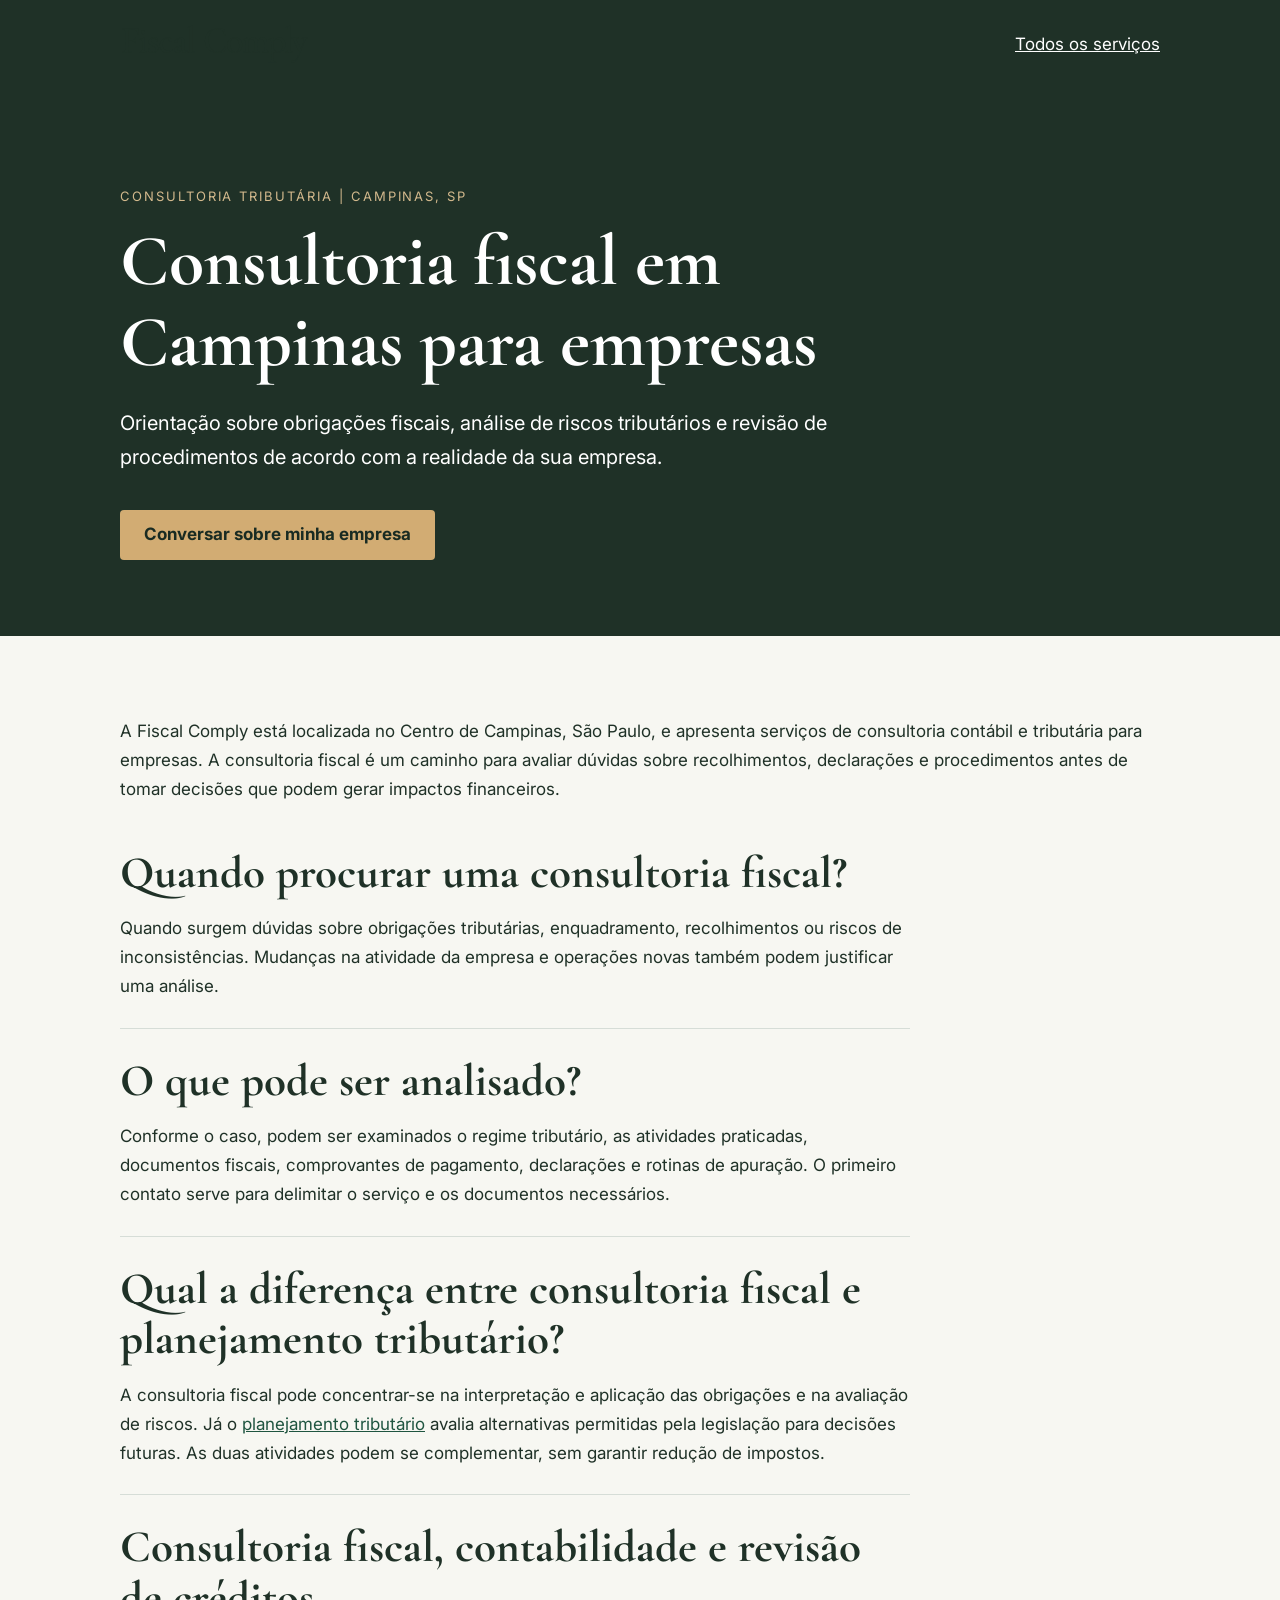
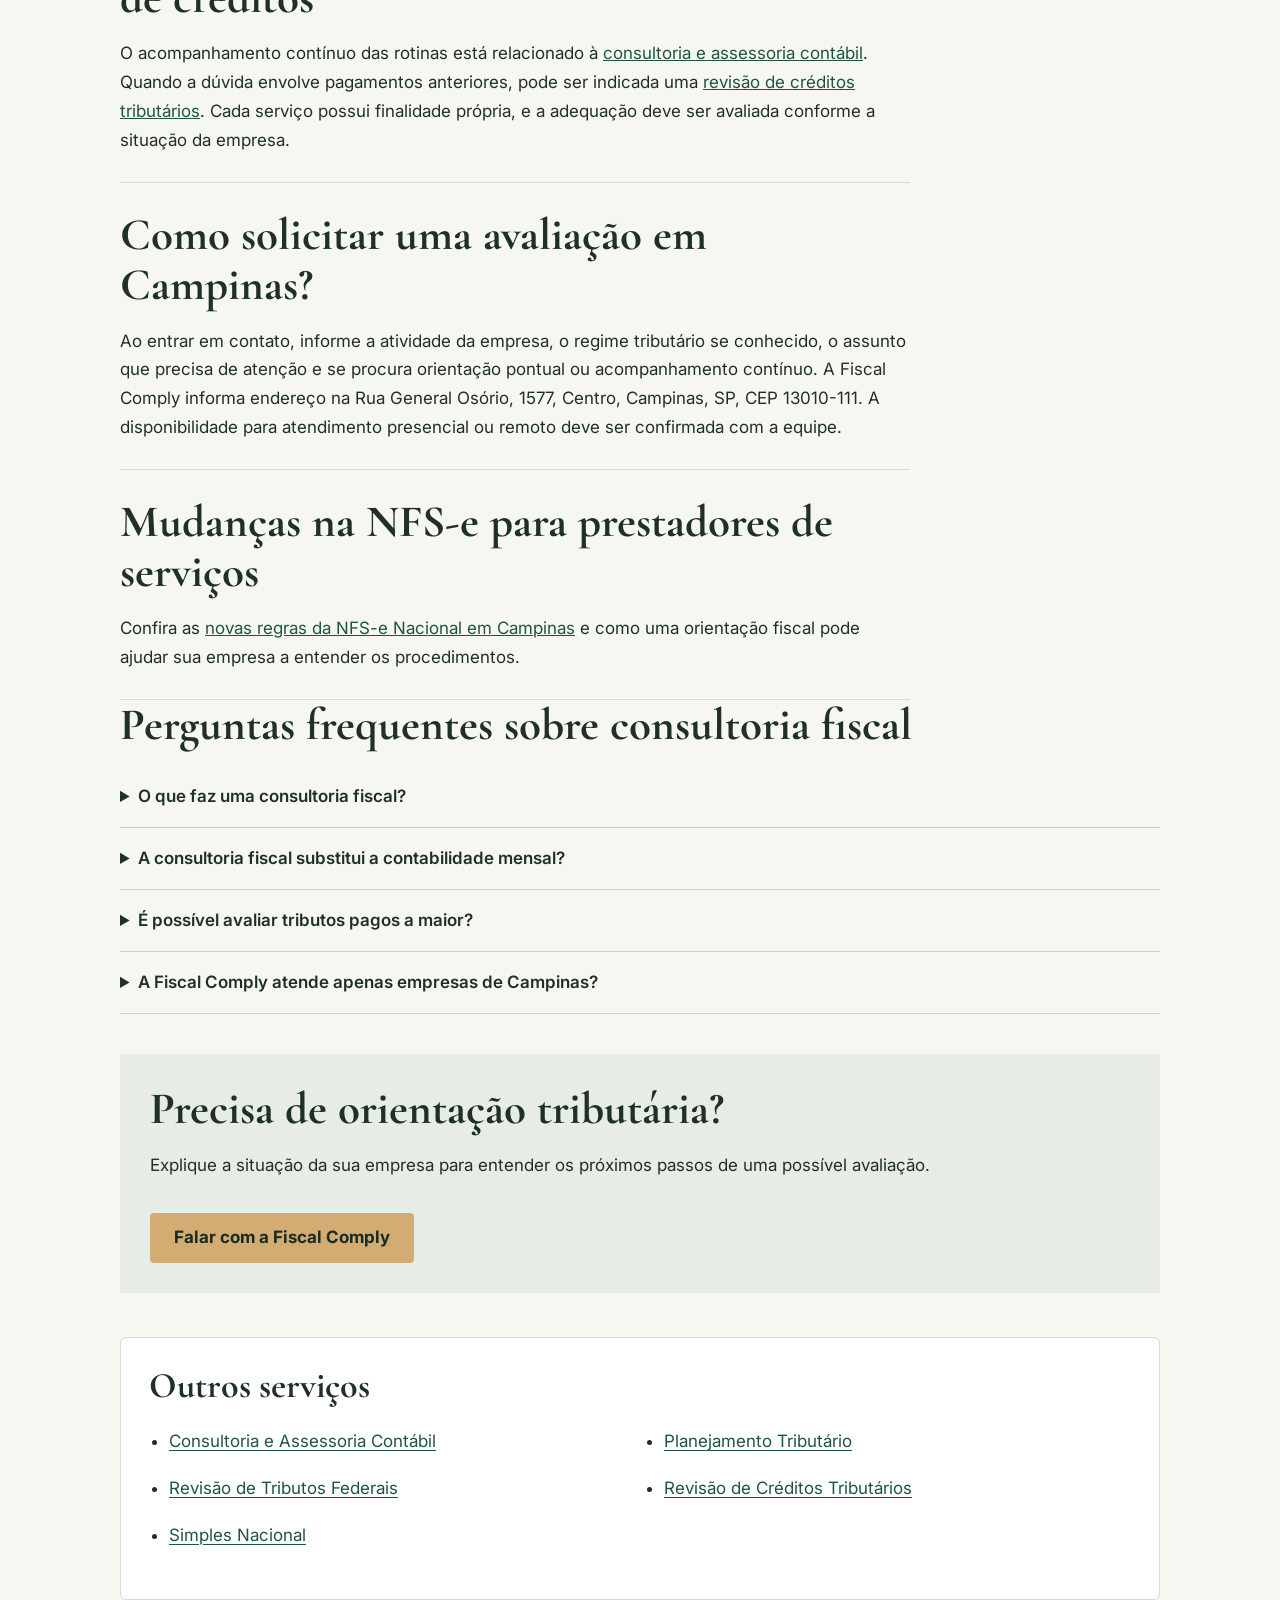
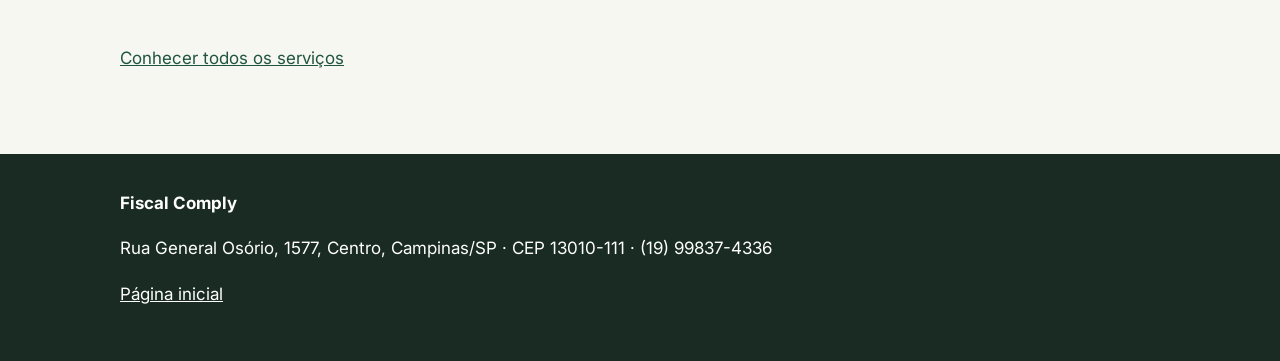
<file: consultoria-fiscal-campinas/index.html>
<!doctype html>
<html lang="pt-BR">
<head>
<meta charset="utf-8">
<meta name="viewport" content="width=device-width,initial-scale=1">
<title>Consultoria Fiscal em Campinas para Empresas | Fiscal Comply</title>
<meta name="description" content="Consultoria fiscal em Campinas para empresas: revisão de obrigações, análise de riscos e orientação tributária conforme cada situação. Conheça a Fiscal Comply.">
<meta name="robots" content="index,follow">
<link rel="canonical" href="https://fiscalcomply.com.br/consultoria-fiscal-campinas/">
<meta property="og:type" content="website">
<meta property="og:title" content="Consultoria Fiscal em Campinas para Empresas | Fiscal Comply">
<meta property="og:description" content="Consultoria fiscal em Campinas para empresas: revisão de obrigações, análise de riscos e orientação tributária conforme cada situação. Conheça a Fiscal Comply.">
<meta property="og:url" content="https://fiscalcomply.com.br/consultoria-fiscal-campinas/">
<meta property="og:image" content="https://fiscalcomply.com.br/assets/images/og-image.jpg">
<link rel="icon" href="/assets/icons/favicon.ico">
<link rel="preconnect" href="https://fonts.googleapis.com">
<link rel="preconnect" href="https://fonts.gstatic.com" crossorigin>
<link href="https://fonts.googleapis.com/css2?family=Cormorant+Garamond:wght@500;600;700&amp;family=Inter:wght@400;500;600;700&amp;display=swap" rel="stylesheet">
<link rel="stylesheet" href="/servicos.css">
<script type="application/ld+json">{"@context":"https://schema.org","@type":"Service","name":"Consultoria fiscal em Campinas","serviceType":"Consultoria fiscal e tributária empresarial","description":"Consultoria fiscal em Campinas para empresas: revisão de obrigações, análise de riscos e orientação tributária conforme cada situação. Conheça a Fiscal Comply.","areaServed":{"@type":"City","name":"Campinas"},"provider":{"@type":"Organization","name":"Fiscal Comply","url":"https://fiscalcomply.com.br/"},"url":"https://fiscalcomply.com.br/consultoria-fiscal-campinas/"}</script>
<script type="application/ld+json">{"@context":"https://schema.org","@type":"BreadcrumbList","itemListElement":[{"@type":"ListItem","position":1,"name":"Início","item":"https://fiscalcomply.com.br/"},{"@type":"ListItem","position":2,"name":"Consultoria fiscal em Campinas","item":"https://fiscalcomply.com.br/consultoria-fiscal-campinas/"}]}</script>
<script async src="https://www.googletagmanager.com/gtag/js?id=G-9L14ZY31L9"></script>
<script>window.dataLayer=window.dataLayer||[];function gtag(){dataLayer.push(arguments);}gtag('js',new Date());gtag('config','G-9L14ZY31L9');</script>
</head>
<body>
<a href="#conteudo" class="skip-link">Ir para o conteúdo</a>
<header class="top"><div class="wrap"><a href="/" aria-label="Fiscal Comply, início"><img src="/assets/logo/fiscal-comply-wordmark.png" width="190" height="42" alt="Fiscal Comply"></a><a href="/#servicos">Todos os serviços</a></div></header>
<main id="conteudo">
<section class="hero"><div class="wrap"><p class="eyebrow">Consultoria tributária | Campinas, SP</p><h1>Consultoria fiscal em Campinas para empresas</h1><p class="intro">Orientação sobre obrigações fiscais, análise de riscos tributários e revisão de procedimentos de acordo com a realidade da sua empresa.</p><a class="button" href="https://wa.me/5519998374336?text=Ol%C3%A1%2C%20gostaria%20de%20conversar%20sobre%20consultoria%20fiscal%20para%20minha%20empresa%20em%20Campinas." target="_blank" rel="noopener noreferrer">Conversar sobre minha empresa</a></div></section>
<div class="wrap content">
<p>A Fiscal Comply está localizada no Centro de Campinas, São Paulo, e apresenta serviços de consultoria contábil e tributária para empresas. A consultoria fiscal é um caminho para avaliar dúvidas sobre recolhimentos, declarações e procedimentos antes de tomar decisões que podem gerar impactos financeiros.</p>
<section class="panel"><h2>Quando procurar uma consultoria fiscal?</h2><p>Quando surgem dúvidas sobre obrigações tributárias, enquadramento, recolhimentos ou riscos de inconsistências. Mudanças na atividade da empresa e operações novas também podem justificar uma análise.</p></section>
<section class="panel"><h2>O que pode ser analisado?</h2><p>Conforme o caso, podem ser examinados o regime tributário, as atividades praticadas, documentos fiscais, comprovantes de pagamento, declarações e rotinas de apuração. O primeiro contato serve para delimitar o serviço e os documentos necessários.</p></section>
<section class="panel"><h2>Qual a diferença entre consultoria fiscal e planejamento tributário?</h2><p>A consultoria fiscal pode concentrar-se na interpretação e aplicação das obrigações e na avaliação de riscos. Já o <a href="/planejamento-tributario/">planejamento tributário</a> avalia alternativas permitidas pela legislação para decisões futuras. As duas atividades podem se complementar, sem garantir redução de impostos.</p></section>
<section class="panel"><h2>Consultoria fiscal, contabilidade e revisão de créditos</h2><p>O acompanhamento contínuo das rotinas está relacionado à <a href="/consultoria-e-assessoria-contabil/">consultoria e assessoria contábil</a>. Quando a dúvida envolve pagamentos anteriores, pode ser indicada uma <a href="/revisao-de-creditos-tributarios/">revisão de créditos tributários</a>. Cada serviço possui finalidade própria, e a adequação deve ser avaliada conforme a situação da empresa.</p></section>
<section class="panel"><h2>Como solicitar uma avaliação em Campinas?</h2><p>Ao entrar em contato, informe a atividade da empresa, o regime tributário se conhecido, o assunto que precisa de atenção e se procura orientação pontual ou acompanhamento contínuo. A Fiscal Comply informa endereço na Rua General Osório, 1577, Centro, Campinas, SP, CEP 13010-111. A disponibilidade para atendimento presencial ou remoto deve ser confirmada com a equipe.</p></section>
<section class="panel"><h2>Mudanças na NFS-e para prestadores de serviços</h2><p>Confira as <a href="/nfse-nacional-campinas/">novas regras da NFS-e Nacional em Campinas</a> e como uma orientação fiscal pode ajudar sua empresa a entender os procedimentos.</p></section><section class="faq" aria-label="Perguntas frequentes"><h2>Perguntas frequentes sobre consultoria fiscal</h2><details><summary>O que faz uma consultoria fiscal?</summary><p>Ela ajuda a empresa a compreender obrigações tributárias, revisar procedimentos e identificar riscos ou pontos que exigem análise técnica. A extensão do trabalho depende do escopo contratado.</p></details><details><summary>A consultoria fiscal substitui a contabilidade mensal?</summary><p>Não necessariamente. Uma análise tributária pontual e o acompanhamento contábil recorrente são serviços distintos, que podem ser complementares.</p></details><details><summary>É possível avaliar tributos pagos a maior?</summary><p>Em determinadas situações, sim. A identificação de possíveis créditos exige exame dos recolhimentos, declarações e regras aplicáveis. Não há garantia de recuperação.</p></details><details><summary>A Fiscal Comply atende apenas empresas de Campinas?</summary><p>A Fiscal Comply informa sede em Campinas e possibilidade de atendimento remoto. A disponibilidade e o formato do serviço precisam ser confirmados no contato inicial.</p></details></section>
<aside><h2>Precisa de orientação tributária?</h2><p>Explique a situação da sua empresa para entender os próximos passos de uma possível avaliação.</p><a class="button" href="https://wa.me/5519998374336?text=Ol%C3%A1%2C%20gostaria%20de%20conversar%20sobre%20consultoria%20fiscal%20para%20minha%20empresa%20em%20Campinas." target="_blank" rel="noopener noreferrer">Falar com a Fiscal Comply</a></aside>
<nav class="related-services" aria-label="Serviços relacionados"><h2>Outros serviços</h2><ul><li><a href="/consultoria-e-assessoria-contabil/">Consultoria e Assessoria Contábil</a></li><li><a href="/planejamento-tributario/">Planejamento Tributário</a></li><li><a href="/revisao-de-tributos-federais/">Revisão de Tributos Federais</a></li><li><a href="/revisao-de-creditos-tributarios/">Revisão de Créditos Tributários</a></li><li><a href="/simples-comply/">Simples Nacional</a></li></ul></nav>
<p><a href="/#servicos">Conhecer todos os serviços</a></p>
</div></main>
<footer><div class="wrap"><strong>Fiscal Comply</strong><p>Rua General Osório, 1577, Centro, Campinas/SP · CEP 13010-111 · (19) 99837-4336</p><p><a href="/">Página inicial</a></p></div></footer>
<script src="/whatsapp-tracking.js" defer></script>
</body></html>
</file>
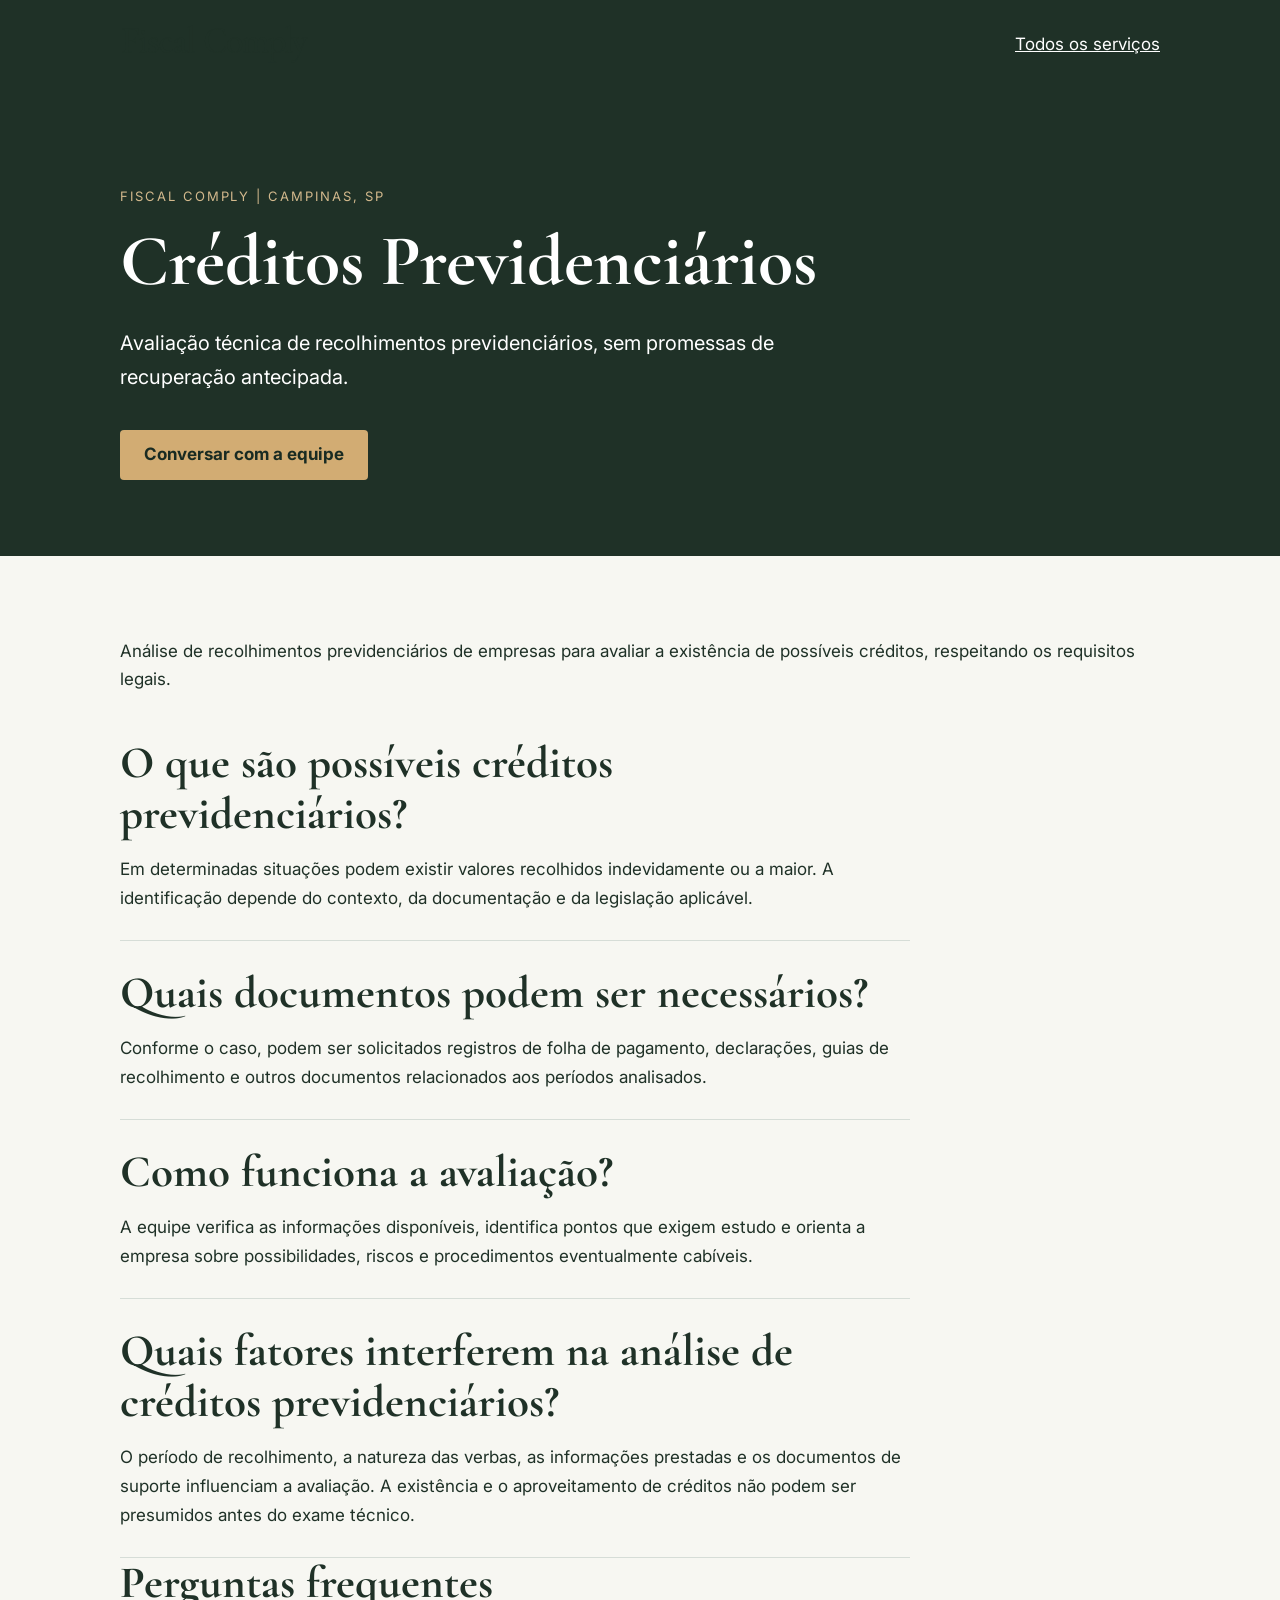
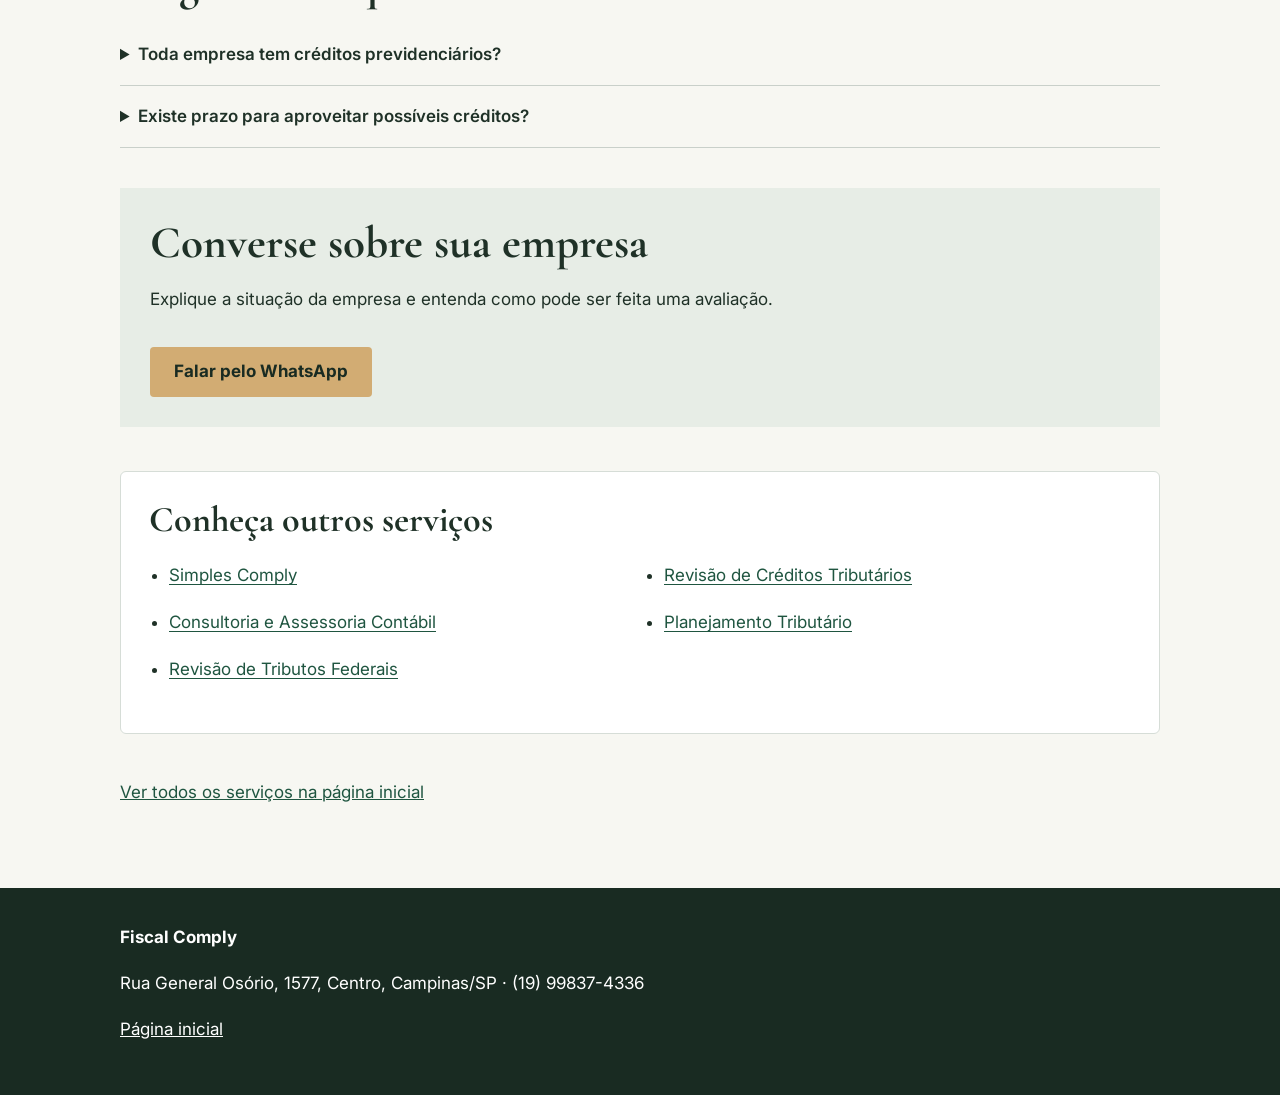
<file: creditos-previdenciarios/index.html>
<!doctype html><html lang="pt-BR"><head><meta charset="utf-8"><meta name="viewport" content="width=device-width, initial-scale=1"><title>Créditos Previdenciários em Campinas | Fiscal Comply</title><meta name="description" content="Análise de possíveis créditos previdenciários para empresas em Campinas, com revisão documental de recolhimentos e requisitos legais."><link rel="canonical" href="https://fiscalcomply.com.br/creditos-previdenciarios/"><meta name="robots" content="index,follow"><meta property="og:type" content="website"><meta property="og:title" content="Créditos Previdenciários em Campinas | Fiscal Comply"><meta property="og:description" content="Análise de possíveis créditos previdenciários para empresas em Campinas, com revisão documental de recolhimentos e requisitos legais."><meta property="og:url" content="https://fiscalcomply.com.br/creditos-previdenciarios/"><meta property="og:image" content="https://fiscalcomply.com.br/assets/images/og-image.jpg"><link rel="icon" href="/assets/icons/favicon.ico"><link rel="preconnect" href="https://fonts.googleapis.com"><link rel="preconnect" href="https://fonts.gstatic.com" crossorigin><link href="https://fonts.googleapis.com/css2?family=Cormorant+Garamond:wght@500;600;700&amp;family=Inter:wght@400;500;600;700&amp;display=swap" rel="stylesheet"><link rel="stylesheet" href="/servicos.css"><script type="application/ld+json">{"@context":"https://schema.org","@type":"Service","name":"Créditos Previdenciários","description":"Análise de recolhimentos previdenciários de empresas para avaliar a existência de possíveis créditos, respeitando os requisitos legais.","provider":{"@type":"Organization","name":"Fiscal Comply","url":"https://fiscalcomply.com.br/"}}</script><script async src="https://www.googletagmanager.com/gtag/js?id=G-9L14ZY31L9"></script><script>window.dataLayer=window.dataLayer||[];function gtag(){dataLayer.push(arguments);}gtag('js',new Date());gtag('config','G-9L14ZY31L9');</script><script type="application/ld+json">{"@context":"https://schema.org","@type":"BreadcrumbList","itemListElement":[{"@type":"ListItem","position":1,"name":"Início","item":"https://fiscalcomply.com.br/"},{"@type":"ListItem","position":2,"name":"Créditos Previdenciários","item":"https://fiscalcomply.com.br/creditos-previdenciarios/"}]}</script></head><body><a class="skip-link" href="#conteudo">Ir para o conteúdo</a><header class="top"><div class="wrap"><a href="/" aria-label="Fiscal Comply, início"><img src="/assets/logo/fiscal-comply-wordmark.png" width="190" height="42" alt="Fiscal Comply"></a><a href="/#servicos">Todos os serviços</a></div></header><main id="conteudo"><section class="hero"><div class="wrap"><p class="eyebrow">Fiscal Comply | Campinas, SP</p><h1>Créditos Previdenciários</h1><p class="intro">Avaliação técnica de recolhimentos previdenciários, sem promessas de recuperação antecipada.</p><a class="button" href="https://wa.me/5519998374336?text=Ol%C3%A1%2C%20gostaria%20de%20informa%C3%A7%C3%B5es%20sobre%20Cr%C3%A9ditos%20Previdenci%C3%A1rios." target="_blank" rel="noopener noreferrer">Conversar com a equipe</a></div></section><div class="wrap content"><p>Análise de recolhimentos previdenciários de empresas para avaliar a existência de possíveis créditos, respeitando os requisitos legais.</p><section class="panel"><h2>O que são possíveis créditos previdenciários?</h2><p>Em determinadas situações podem existir valores recolhidos indevidamente ou a maior. A identificação depende do contexto, da documentação e da legislação aplicável.</p></section><section class="panel"><h2>Quais documentos podem ser necessários?</h2><p>Conforme o caso, podem ser solicitados registros de folha de pagamento, declarações, guias de recolhimento e outros documentos relacionados aos períodos analisados.</p></section><section class="panel"><h2>Como funciona a avaliação?</h2><p>A equipe verifica as informações disponíveis, identifica pontos que exigem estudo e orienta a empresa sobre possibilidades, riscos e procedimentos eventualmente cabíveis.</p></section><section class="panel"><h2>Quais fatores interferem na análise de créditos previdenciários?</h2><p>O período de recolhimento, a natureza das verbas, as informações prestadas e os documentos de suporte influenciam a avaliação. A existência e o aproveitamento de créditos não podem ser presumidos antes do exame técnico.</p></section><section class="faq"><h2>Perguntas frequentes</h2><details><summary>Toda empresa tem créditos previdenciários?</summary><p>Não. Não é possível afirmar a existência de créditos sem uma análise específica.</p></details><details><summary>Existe prazo para aproveitar possíveis créditos?</summary><p>Prazos e condições variam conforme a situação e a legislação. Devem ser examinados na análise técnica.</p></details></section><aside><h2>Converse sobre sua empresa</h2><p>Explique a situação da empresa e entenda como pode ser feita uma avaliação.</p><a class="button" href="https://wa.me/5519998374336?text=Ol%C3%A1%2C%20quero%20conversar%20sobre%20Cr%C3%A9ditos%20Previdenci%C3%A1rios." target="_blank" rel="noopener noreferrer">Falar pelo WhatsApp</a></aside><nav class="related-services" aria-label="Outros serviços da Fiscal Comply"><h2>Conheça outros serviços</h2><ul><li><a href="/simples-comply/">Simples Comply</a></li><li><a href="/revisao-de-creditos-tributarios/">Revisão de Créditos Tributários</a></li><li><a href="/consultoria-e-assessoria-contabil/">Consultoria e Assessoria Contábil</a></li><li><a href="/planejamento-tributario/">Planejamento Tributário</a></li><li><a href="/revisao-de-tributos-federais/">Revisão de Tributos Federais</a></li></ul></nav><p><a href="/#servicos">Ver todos os serviços na página inicial</a></p></div></main><footer><div class="wrap"><strong>Fiscal Comply</strong><p>Rua General Osório, 1577, Centro, Campinas/SP · (19) 99837-4336</p><p><a href="/">Página inicial</a></p></div></footer><script src="/whatsapp-tracking.js" defer></script></body></html>
</file>
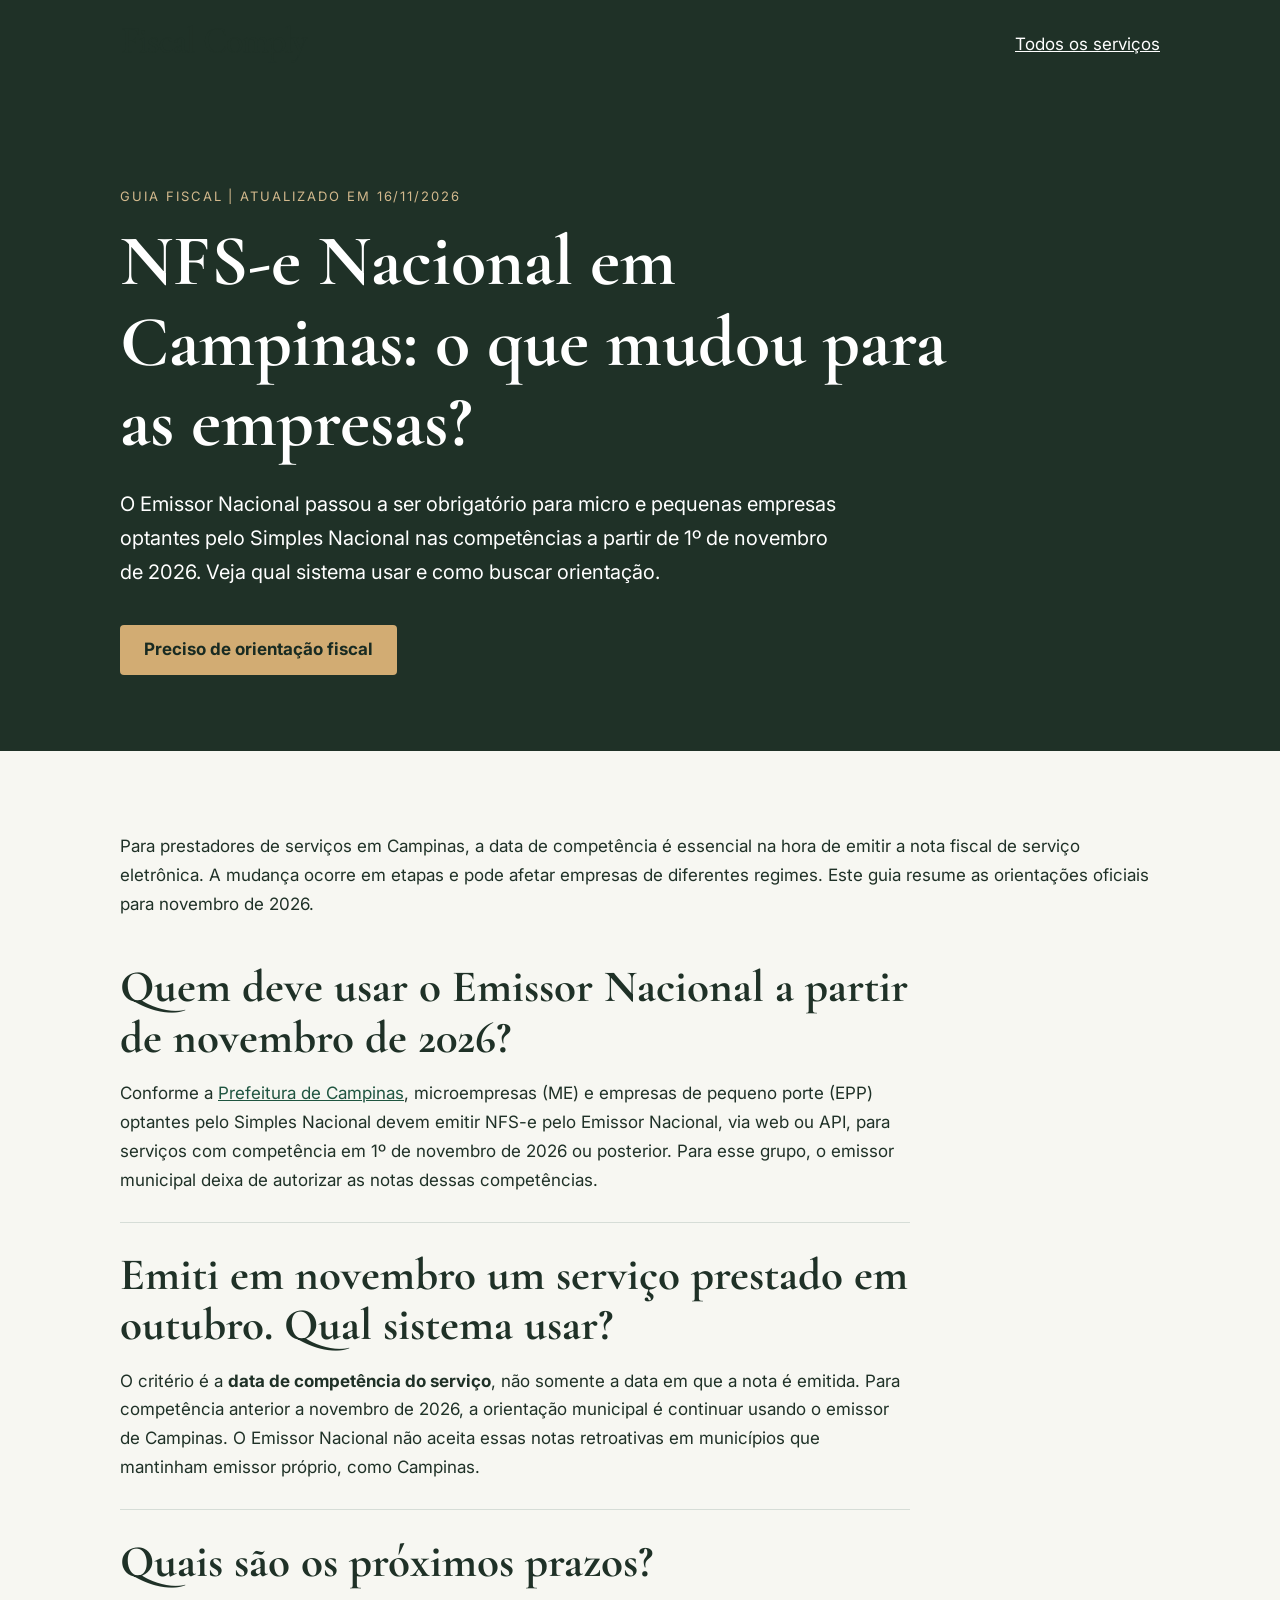
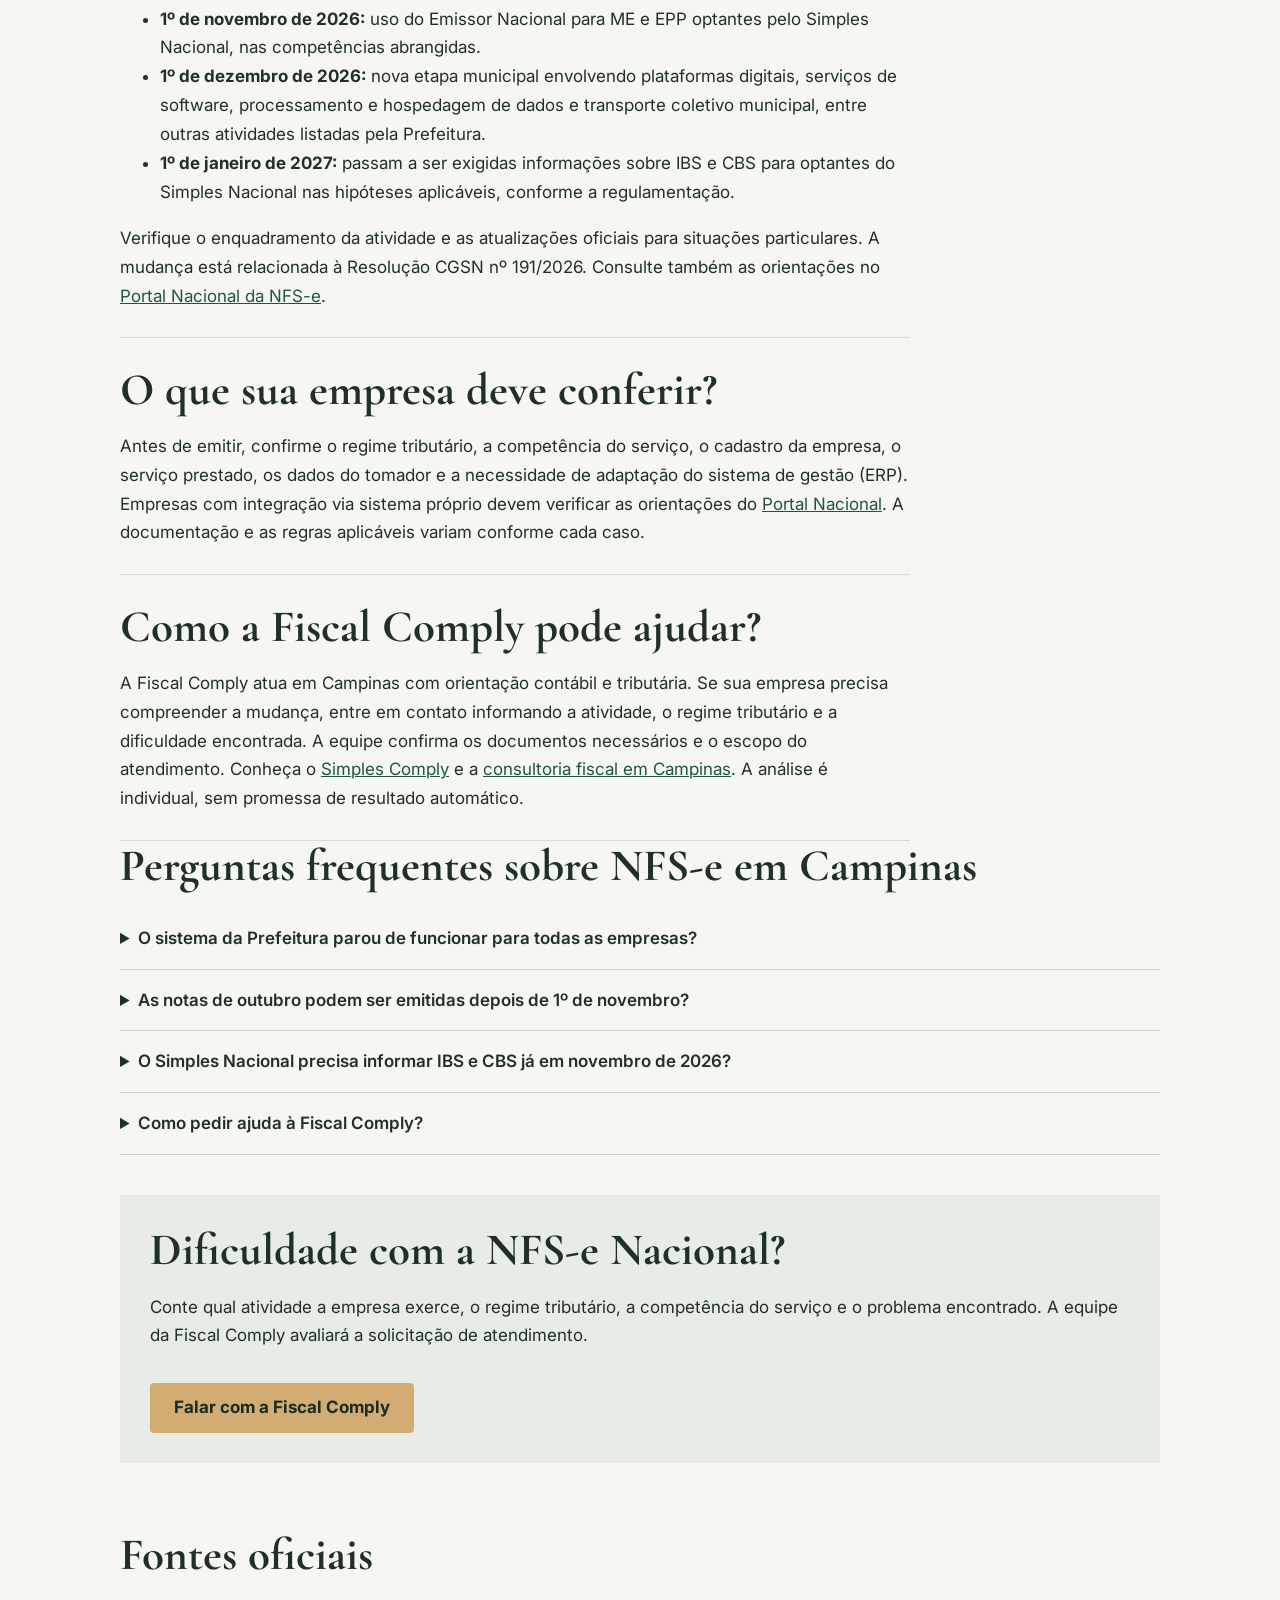
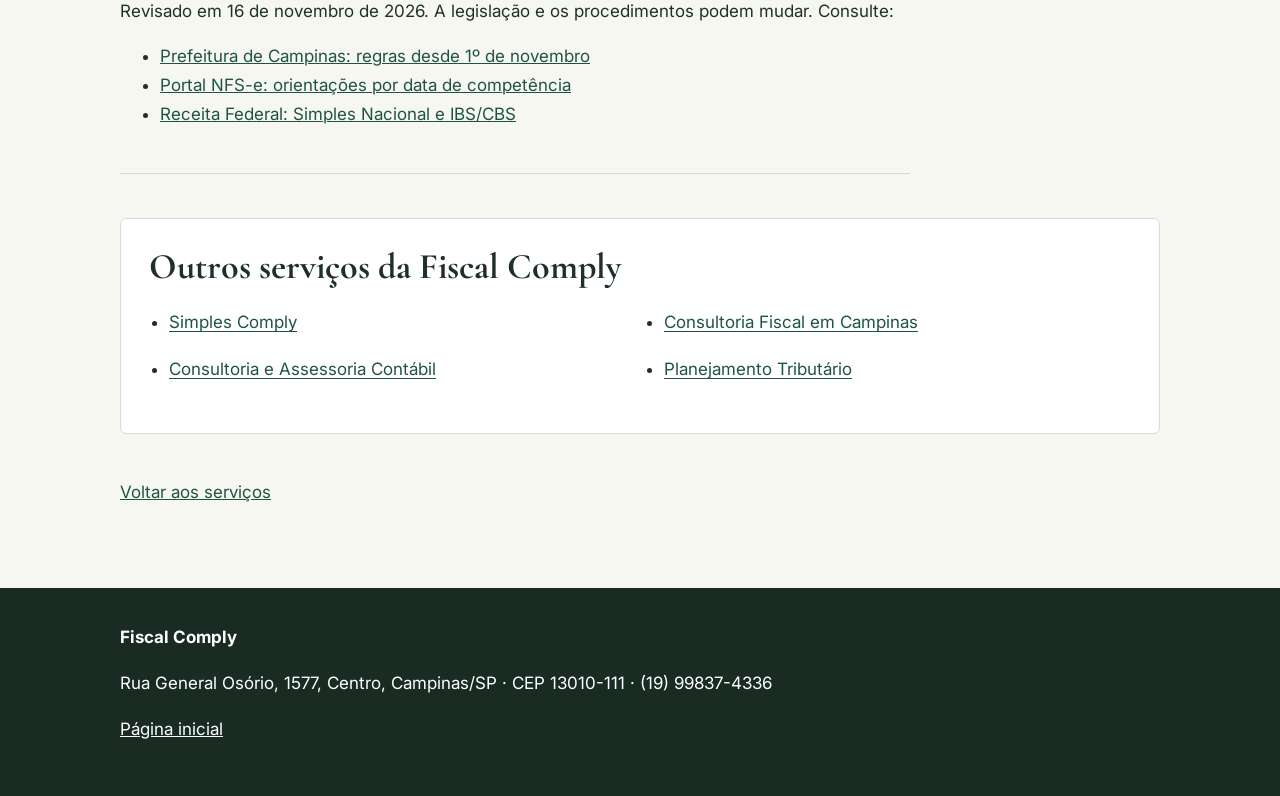
<file: nfse-nacional-campinas/index.html>
<!doctype html><html lang="pt-BR"><head><meta charset="utf-8"><meta name="viewport" content="width=device-width,initial-scale=1"><title>NFS-e Nacional em Campinas: novas regras | Fiscal Comply</title><meta name="description" content="NFS-e Nacional em Campinas: entenda a mudança de novembro de 2026, como funciona a competência e onde buscar orientação fiscal."><meta name="robots" content="index,follow"><link rel="canonical" href="https://fiscalcomply.com.br/nfse-nacional-campinas/"><meta property="og:type" content="article"><meta property="og:title" content="NFS-e Nacional em Campinas: novas regras | Fiscal Comply"><meta property="og:description" content="NFS-e Nacional em Campinas: entenda a mudança de novembro de 2026, como funciona a competência e onde buscar orientação fiscal."><meta property="og:url" content="https://fiscalcomply.com.br/nfse-nacional-campinas/"><meta property="og:image" content="https://fiscalcomply.com.br/assets/images/og-image.jpg"><link rel="icon" href="/assets/icons/favicon.ico"><link rel="preconnect" href="https://fonts.googleapis.com"><link rel="preconnect" href="https://fonts.gstatic.com" crossorigin><link href="https://fonts.googleapis.com/css2?family=Cormorant+Garamond:wght@500;600;700&amp;family=Inter:wght@400;500;600;700&amp;display=swap" rel="stylesheet"><link rel="stylesheet" href="/servicos.css"><script type="application/ld+json">{"@context":"https://schema.org","@type":"Article","headline":"NFS-e Nacional em Campinas: mudanças de 2026 e 2027","datePublished":"2026-11-14","dateModified":"2026-11-16","mainEntityOfPage":"https://fiscalcomply.com.br/nfse-nacional-campinas/","author":{"@type":"Organization","name":"Fiscal Comply"},"publisher":{"@type":"Organization","name":"Fiscal Comply","url":"https://fiscalcomply.com.br/"}}</script><script type="application/ld+json">{"@context":"https://schema.org","@type":"BreadcrumbList","itemListElement":[{"@type":"ListItem","position":1,"name":"Início","item":"https://fiscalcomply.com.br/"},{"@type":"ListItem","position":2,"name":"NFS-e Nacional em Campinas","item":"https://fiscalcomply.com.br/nfse-nacional-campinas/"}]}</script><script async src="https://www.googletagmanager.com/gtag/js?id=G-9L14ZY31L9"></script><script>window.dataLayer=window.dataLayer||[];function gtag(){dataLayer.push(arguments);}gtag("js",new Date());gtag("config","G-9L14ZY31L9");</script></head>
<body><a href="#conteudo" class="skip-link">Ir para o conteúdo</a><header class="top"><div class="wrap"><a href="/" aria-label="Fiscal Comply, início"><img src="/assets/logo/fiscal-comply-wordmark.png" width="190" height="42" alt="Fiscal Comply"></a><a href="/#servicos">Todos os serviços</a></div></header><main id="conteudo"><section class="hero"><div class="wrap"><p class="eyebrow">Guia fiscal | Atualizado em 16/11/2026</p><h1>NFS-e Nacional em Campinas: o que mudou para as empresas?</h1><p class="intro">O Emissor Nacional passou a ser obrigatório para micro e pequenas empresas optantes pelo Simples Nacional nas competências a partir de 1º de novembro de 2026. Veja qual sistema usar e como buscar orientação.</p><a class="button" href="https://wa.me/5519998374336?text=Ol%C3%A1%2C%20preciso%20de%20orienta%C3%A7%C3%A3o%20sobre%20a%20NFS-e%20Nacional%20em%20Campinas.%20Regime%20da%20empresa%3A%20%5Binformar%5D.%20Atividade%3A%20%5Binformar%5D.%20D%C3%BAvida%3A%20%5Binformar%5D." target="_blank" rel="noopener noreferrer">Preciso de orientação fiscal</a></div></section><div class="wrap content"><p>Para prestadores de serviços em Campinas, a data de competência é essencial na hora de emitir a nota fiscal de serviço eletrônica. A mudança ocorre em etapas e pode afetar empresas de diferentes regimes. Este guia resume as orientações oficiais para novembro de 2026.</p><section class="panel"><h2>Quem deve usar o Emissor Nacional a partir de novembro de 2026?</h2><p>Conforme a <a href="https://campinas.sp.gov.br/noticia/151237">Prefeitura de Campinas</a>, microempresas (ME) e empresas de pequeno porte (EPP) optantes pelo Simples Nacional devem emitir NFS-e pelo Emissor Nacional, via web ou API, para serviços com competência em 1º de novembro de 2026 ou posterior. Para esse grupo, o emissor municipal deixa de autorizar as notas dessas competências.</p></section><section class="panel"><h2>Emiti em novembro um serviço prestado em outubro. Qual sistema usar?</h2><p>O critério é a <strong>data de competência do serviço</strong>, não somente a data em que a nota é emitida. Para competência anterior a novembro de 2026, a orientação municipal é continuar usando o emissor de Campinas. O Emissor Nacional não aceita essas notas retroativas em municípios que mantinham emissor próprio, como Campinas.</p></section><section class="panel"><h2>Quais são os próximos prazos?</h2><ul><li><strong>1º de novembro de 2026:</strong> uso do Emissor Nacional para ME e EPP optantes pelo Simples Nacional, nas competências abrangidas.</li><li><strong>1º de dezembro de 2026:</strong> nova etapa municipal envolvendo plataformas digitais, serviços de software, processamento e hospedagem de dados e transporte coletivo municipal, entre outras atividades listadas pela Prefeitura.</li><li><strong>1º de janeiro de 2027:</strong> passam a ser exigidas informações sobre IBS e CBS para optantes do Simples Nacional nas hipóteses aplicáveis, conforme a regulamentação.</li></ul><p>Verifique o enquadramento da atividade e as atualizações oficiais para situações particulares. A mudança está relacionada à Resolução CGSN nº 191/2026. Consulte também as orientações no <a href="https://www.gov.br/nfse/pt-br/noticias/nfs-e-informa-diretrizes-sobre-a-obrigatoriedade-da-emissao-da-nfs-e-nacional-para-optantes-do-simples-nacional" target="_blank" rel="noopener noreferrer">Portal Nacional da NFS-e</a>.</p></section><section class="panel"><h2>O que sua empresa deve conferir?</h2><p>Antes de emitir, confirme o regime tributário, a competência do serviço, o cadastro da empresa, o serviço prestado, os dados do tomador e a necessidade de adaptação do sistema de gestão (ERP). Empresas com integração via sistema próprio devem verificar as orientações do <a href="https://www.gov.br/nfse/pt-br/noticias/nfs-e-informa-diretrizes-sobre-a-obrigatoriedade-da-emissao-da-nfs-e-nacional-para-optantes-do-simples-nacional">Portal Nacional</a>. A documentação e as regras aplicáveis variam conforme cada caso.</p></section><section class="panel"><h2>Como a Fiscal Comply pode ajudar?</h2><p>A Fiscal Comply atua em Campinas com orientação contábil e tributária. Se sua empresa precisa compreender a mudança, entre em contato informando a atividade, o regime tributário e a dificuldade encontrada. A equipe confirma os documentos necessários e o escopo do atendimento. Conheça o <a href="/simples-comply/">Simples Comply</a> e a <a href="/consultoria-fiscal-campinas/">consultoria fiscal em Campinas</a>. A análise é individual, sem promessa de resultado automático.</p></section><section class="faq" aria-label="Perguntas frequentes"><h2>Perguntas frequentes sobre NFS-e em Campinas</h2><details><summary>O sistema da Prefeitura parou de funcionar para todas as empresas?</summary><p>Não. A regra depende da atividade, do enquadramento e da competência do serviço. Para ME e EPP optantes pelo Simples Nacional, a competência a partir de 1º de novembro de 2026 exige o Emissor Nacional.</p></details><details><summary>As notas de outubro podem ser emitidas depois de 1º de novembro?</summary><p>Sim, conforme as regras aplicáveis. Para serviços com competência anterior a novembro de 2026, a Prefeitura de Campinas orienta usar o sistema municipal, mesmo que a emissão ocorra depois.</p></details><details><summary>O Simples Nacional precisa informar IBS e CBS já em novembro de 2026?</summary><p>A Receita Federal orienta que as exigências aplicáveis de informações de IBS e CBS para optantes do Simples Nacional começam em 1º de janeiro de 2027, conforme a regulamentação.</p></details><details><summary>Como pedir ajuda à Fiscal Comply?</summary><p>Informe a atividade da empresa, o regime tributário, a data de competência do serviço e a dificuldade encontrada ao emitir. A equipe confirma a possibilidade e o escopo do atendimento.</p></details></section><aside><h2>Dificuldade com a NFS-e Nacional?</h2><p>Conte qual atividade a empresa exerce, o regime tributário, a competência do serviço e o problema encontrado. A equipe da Fiscal Comply avaliará a solicitação de atendimento.</p><a class="button" href="https://wa.me/5519998374336?text=Ol%C3%A1%2C%20preciso%20de%20orienta%C3%A7%C3%A3o%20sobre%20a%20NFS-e%20Nacional%20em%20Campinas.%20Regime%20da%20empresa%3A%20%5Binformar%5D.%20Atividade%3A%20%5Binformar%5D.%20D%C3%BAvida%3A%20%5Binformar%5D." target="_blank" rel="noopener noreferrer">Falar com a Fiscal Comply</a></aside><section class="panel"><h2>Fontes oficiais</h2><p>Revisado em 16 de novembro de 2026. A legislação e os procedimentos podem mudar. Consulte:</p><ul><li><a href="https://campinas.sp.gov.br/noticia/151237" target="_blank" rel="noopener noreferrer">Prefeitura de Campinas: regras desde 1º de novembro</a></li><li><a href="https://www.gov.br/nfse/pt-br/noticias/nfs-e-informa-diretrizes-sobre-a-obrigatoriedade-da-emissao-da-nfs-e-nacional-para-optantes-do-simples-nacional" target="_blank" rel="noopener noreferrer">Portal NFS-e: orientações por data de competência</a></li><li><a href="https://www.gov.br/receitafederal/pt-br/assuntos/noticias/2026/agosto/simples-nacional-nfs-e-nacional-sera-obrigatoria-para-me-e-epp-a-partir-de-1o-de-novembro-de-2026/" target="_blank" rel="noopener noreferrer">Receita Federal: Simples Nacional e IBS/CBS</a></li></ul></section><nav class="related-services" aria-label="Serviços relacionados"><h2>Outros serviços da Fiscal Comply</h2><ul><li><a href="/simples-comply/">Simples Comply</a></li><li><a href="/consultoria-fiscal-campinas/">Consultoria Fiscal em Campinas</a></li><li><a href="/consultoria-e-assessoria-contabil/">Consultoria e Assessoria Contábil</a></li><li><a href="/planejamento-tributario/">Planejamento Tributário</a></li></ul></nav><p><a href="/#servicos">Voltar aos serviços</a></p></div></main><footer><div class="wrap"><strong>Fiscal Comply</strong><p>Rua General Osório, 1577, Centro, Campinas/SP · CEP 13010-111 · (19) 99837-4336</p><p><a href="/">Página inicial</a></p></div></footer><script src="/whatsapp-tracking.js" defer></script></body></html>
</file>
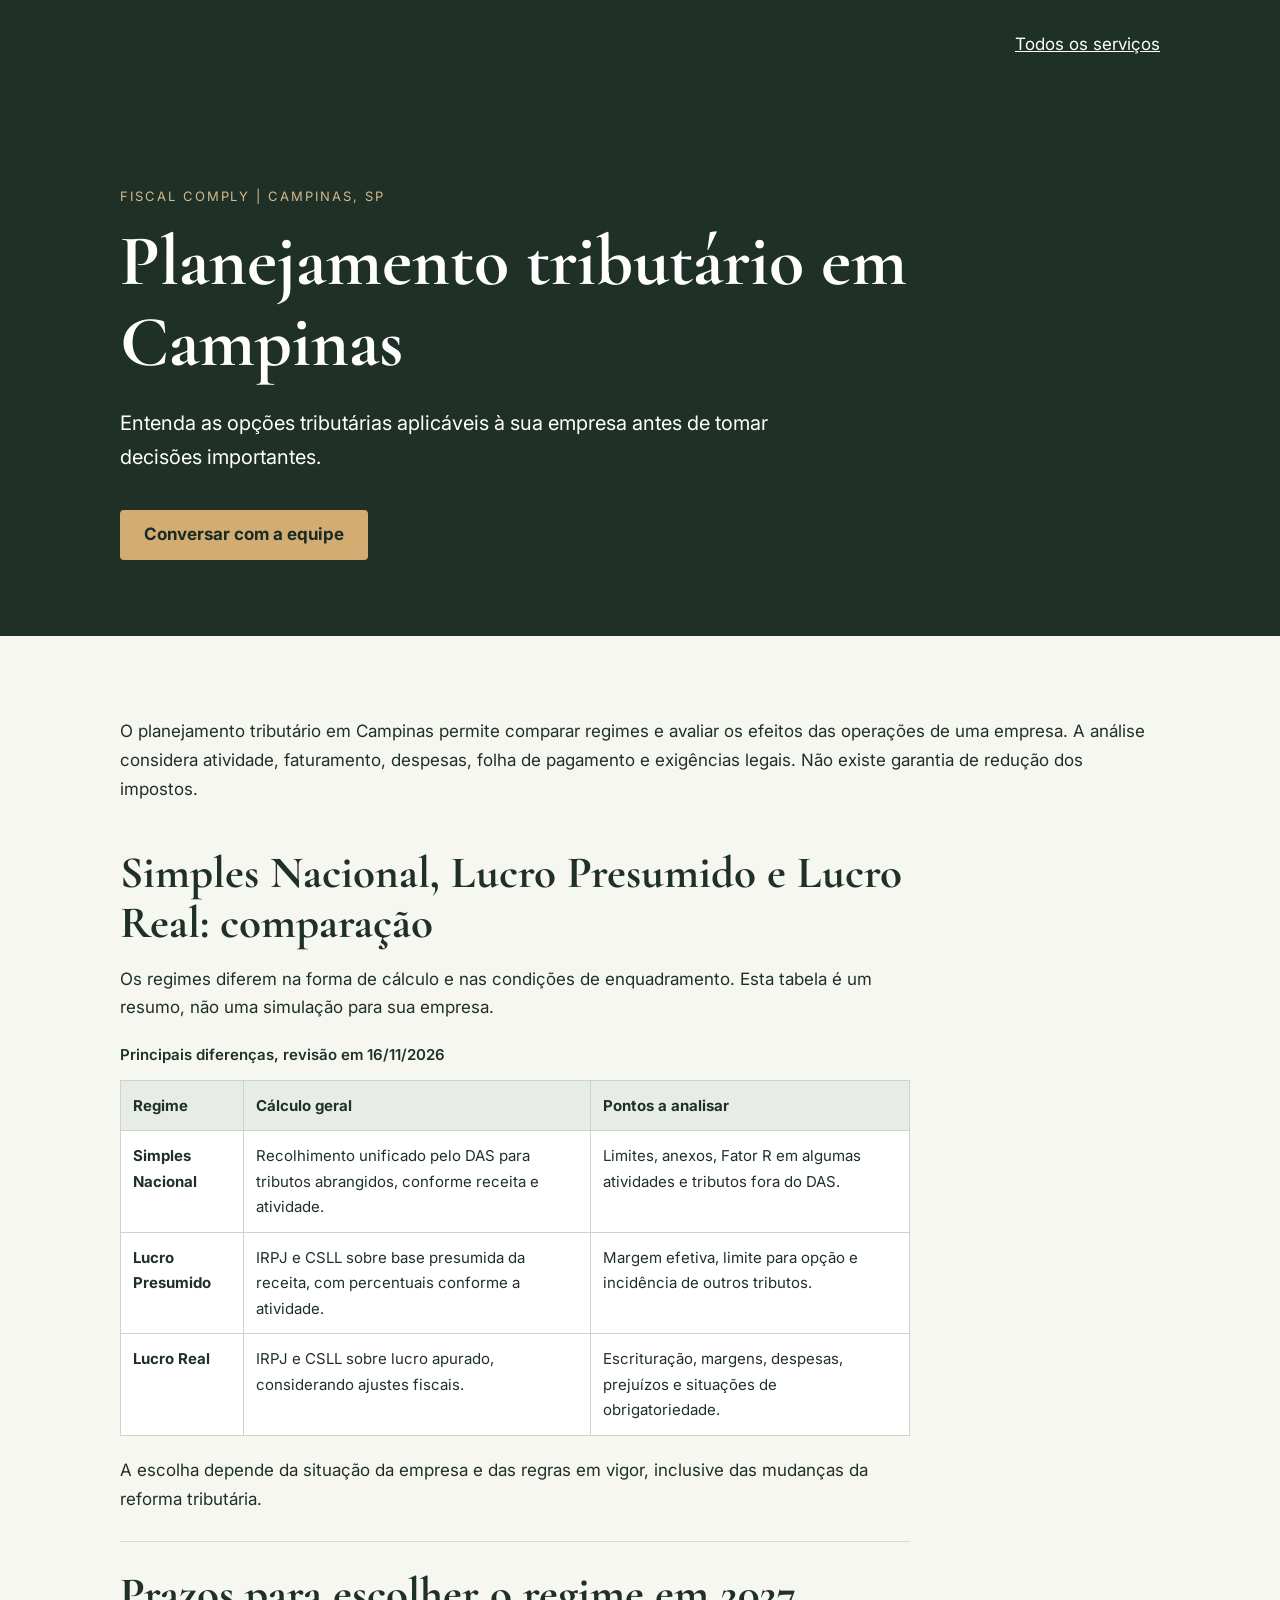
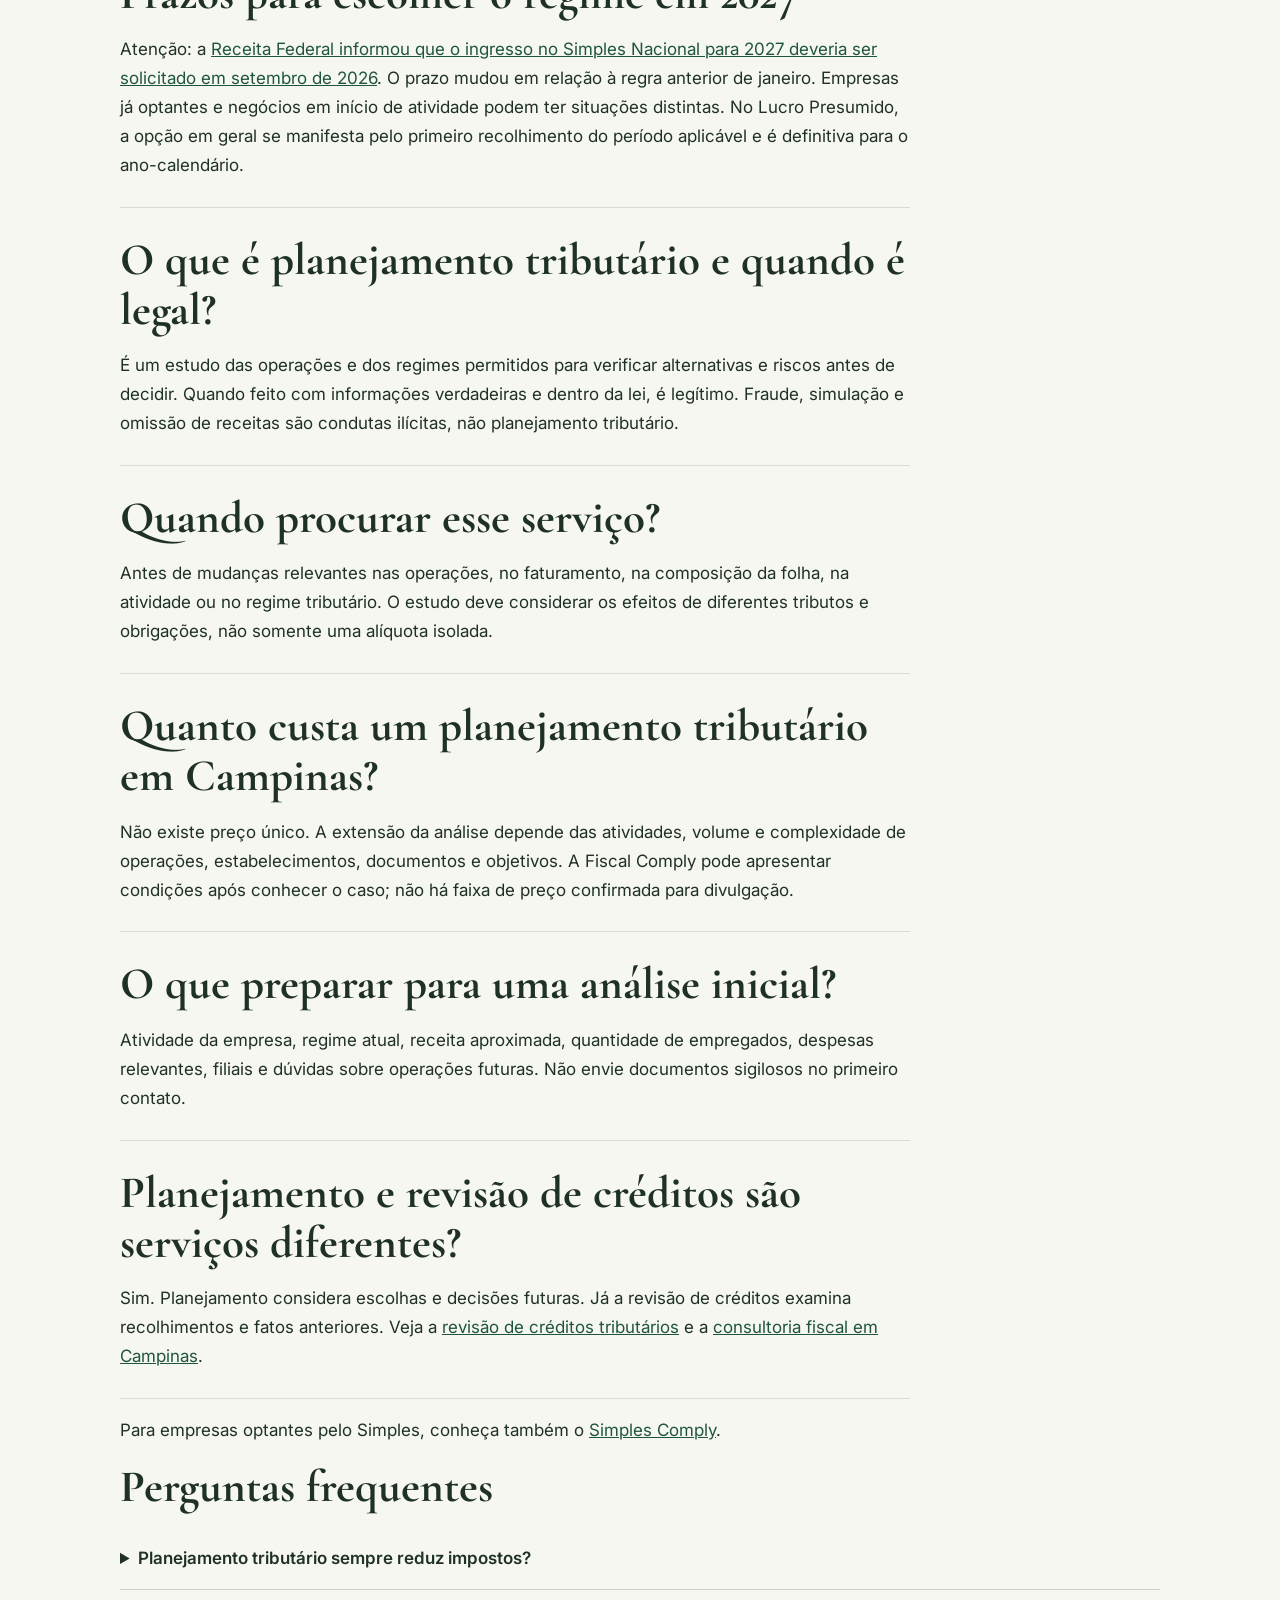
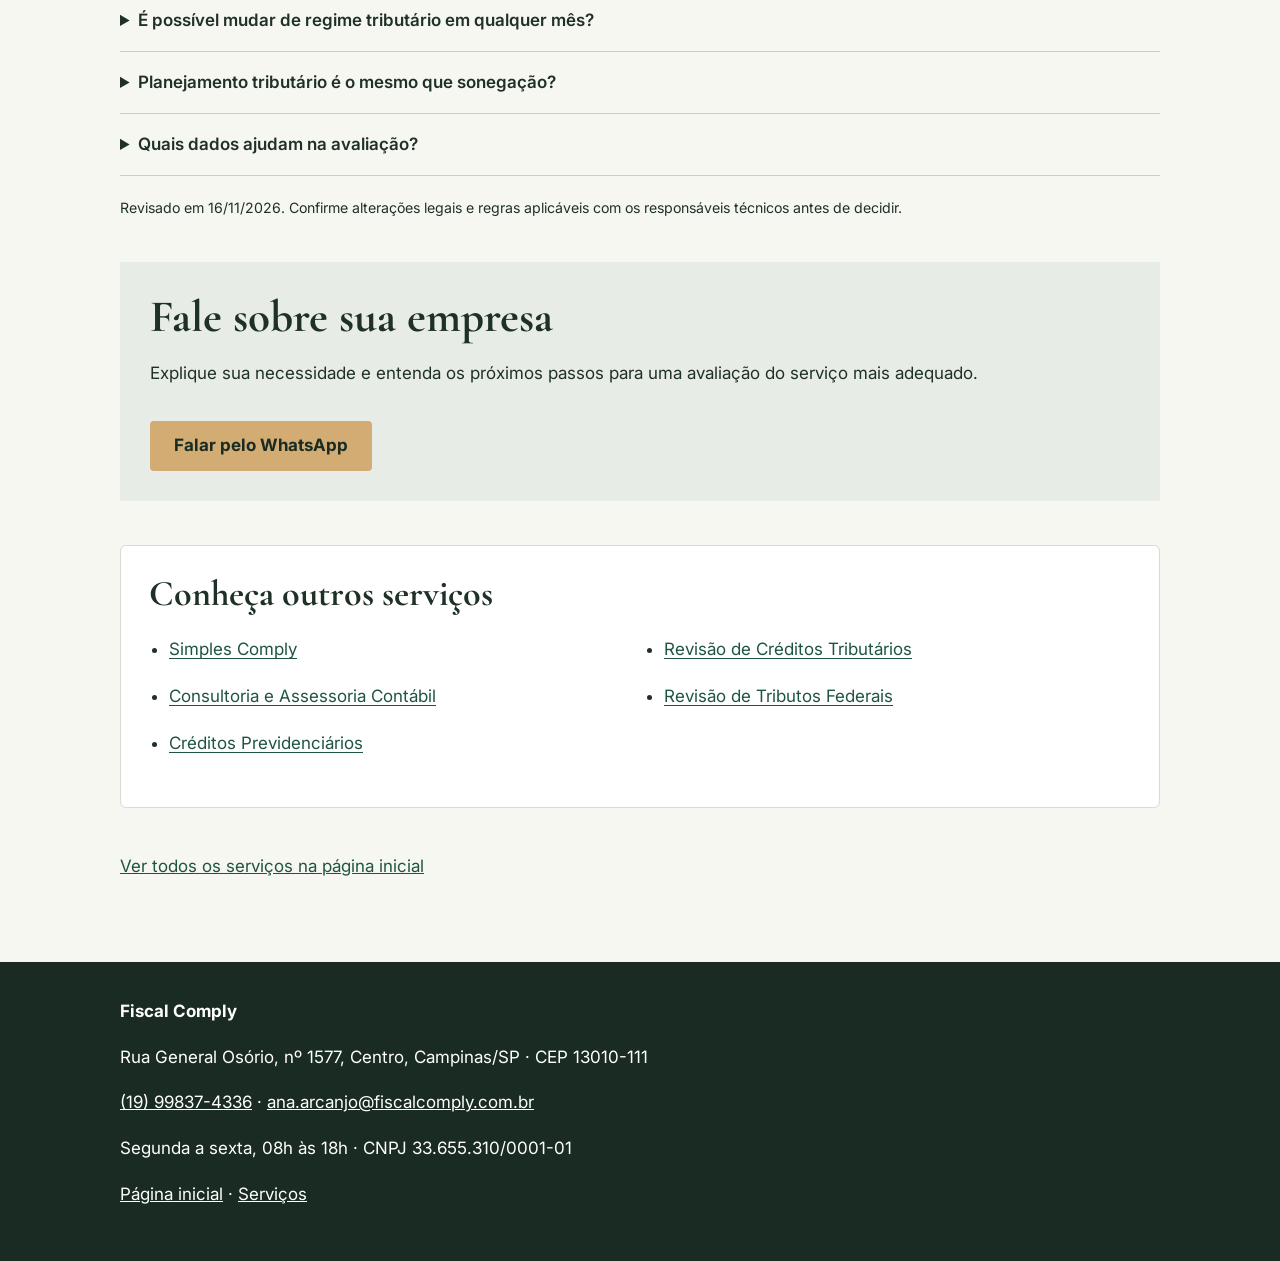
<file: planejamento-tributario/index.html>
<!doctype html><html lang="pt-BR"><head><meta charset="utf-8"><meta name="viewport" content="width=device-width,initial-scale=1"><title>Planejamento Tributário em Campinas | Fiscal Comply</title><meta name="description" content="Planejamento tributário em Campinas: análise do regime fiscal, das operações e das obrigações da empresa para apoiar decisões dentro da lei."><meta name="robots" content="index, follow"><link rel="canonical" href="https://fiscalcomply.com.br/planejamento-tributario/"><meta property="og:type" content="website"><meta property="og:title" content="Planejamento Tributário em Campinas | Fiscal Comply"><meta property="og:description" content="Planejamento tributário em Campinas: análise do regime fiscal, das operações e das obrigações da empresa para apoiar decisões dentro da lei."><meta property="og:url" content="https://fiscalcomply.com.br/planejamento-tributario/"><meta property="og:image" content="https://fiscalcomply.com.br/assets/images/og-image.jpg"><meta property="og:site_name" content="Fiscal Comply"><meta property="og:locale" content="pt_BR"><meta name="twitter:card" content="summary_large_image"><link rel="icon" href="/assets/icons/favicon.ico"><link rel="preconnect" href="https://fonts.googleapis.com"><link rel="preconnect" href="https://fonts.gstatic.com" crossorigin><link href="https://fonts.googleapis.com/css2?family=Cormorant+Garamond:wght@500;600;700&amp;family=Inter:wght@400;500;600;700&amp;display=swap" rel="stylesheet"><link rel="stylesheet" href="/servicos.css"><script async src="https://www.googletagmanager.com/gtag/js?id=G-9L14ZY31L9"></script>
    <script>
      window.dataLayer = window.dataLayer || [];
      function gtag(){dataLayer.push(arguments);}
      gtag('js', new Date());
      gtag('config', 'G-9L14ZY31L9');
    </script>
    <script type="application/ld+json">{"@context":"https://schema.org","@graph":[{"@type":"Service","@id":"https://fiscalcomply.com.br/planejamento-tributario/#service","name":"Planejamento Tributário em Campinas","serviceType":"Planejamento tributário","url":"https://fiscalcomply.com.br/planejamento-tributario/","provider":{"@id":"https://fiscalcomply.com.br/#organization"},"areaServed":{"@type":"City","name":"Campinas"}},{"@type":"BreadcrumbList","itemListElement":[{"@type":"ListItem","position":1,"name":"Início","item":"https://fiscalcomply.com.br/"},{"@type":"ListItem","position":2,"name":"Planejamento Tributário","item":"https://fiscalcomply.com.br/planejamento-tributario/"}]},{"@type":"FAQPage","mainEntity":[{"@type":"Question","name":"Planejamento tributário sempre reduz impostos?","acceptedAnswer":{"@type":"Answer","text":"Não. O estudo pode apontar alternativas legais, riscos ou a conveniência de manter o regime atual, sem garantia de economia."}},{"@type":"Question","name":"É possível mudar de regime tributário em qualquer mês?","acceptedAnswer":{"@type":"Answer","text":"Em regra, não. Os prazos dependem do regime e das condições da empresa. Para ingressar no Simples Nacional em 2027, a Receita Federal informou prazo de solicitação em setembro de 2026, e não janeiro de 2027. Para o Lucro Presumido, a opção normalmente ocorre no primeiro recolhimento correspondente e vale para o ano-calendário."}},{"@type":"Question","name":"Planejamento tributário é o mesmo que sonegação?","acceptedAnswer":{"@type":"Answer","text":"Não. O planejamento compara alternativas legais utilizando informações verdadeiras. A sonegação envolve condutas ilícitas como fraude, omissão deliberada de receita ou documentos falsos."}},{"@type":"Question","name":"Quais dados ajudam na avaliação?","acceptedAnswer":{"@type":"Answer","text":"Informe atividade, faturamento aproximado, regime atual, folha de pagamento, tipos de operação e mudanças planejadas. Documentos sigilosos só devem ser enviados por canal seguro após orientação."}}]}]}</script></head><body><a href="#conteudo" class="skip-link">Ir para o conteúdo</a><header class="top"><div class="wrap"><a href="/" aria-label="Fiscal Comply, página inicial"><img src="/assets/logo/fiscal-comply-wordmark.png" width="190" height="42" alt="Fiscal Comply"></a><a href="/#servicos">Todos os serviços</a></div></header><main id="conteudo"><section class="hero"><div class="wrap"><p class="eyebrow">Fiscal Comply | Campinas, SP</p><h1>Planejamento tributário em Campinas</h1><p class="intro">Entenda as opções tributárias aplicáveis à sua empresa antes de tomar decisões importantes.</p><a class="button" href="https://wa.me/5519998374336?text=Ol%C3%A1%2C%20gostaria%20de%20informa%C3%A7%C3%B5es%20sobre%20Planejamento%20Tribut%C3%A1rio." target="_blank" rel="noopener noreferrer">Conversar com a equipe</a></div></section><div class="wrap content"><p>O planejamento tributário em Campinas permite comparar regimes e avaliar os efeitos das operações de uma empresa. A análise considera atividade, faturamento, despesas, folha de pagamento e exigências legais. Não existe garantia de redução dos impostos.</p><section class="panel"><h2>Simples Nacional, Lucro Presumido e Lucro Real: comparação</h2><p>Os regimes diferem na forma de cálculo e nas condições de enquadramento. Esta tabela é um resumo, não uma simulação para sua empresa.</p><div class="table-scroll" role="region" tabindex="0" aria-label="Comparação entre regimes tributários"><table><caption>Principais diferenças, revisão em 16/11/2026</caption><thead><tr><th>Regime</th><th>Cálculo geral</th><th>Pontos a analisar</th></tr></thead><tbody><tr><th>Simples Nacional</th><td>Recolhimento unificado pelo DAS para tributos abrangidos, conforme receita e atividade.</td><td>Limites, anexos, Fator R em algumas atividades e tributos fora do DAS.</td></tr><tr><th>Lucro Presumido</th><td>IRPJ e CSLL sobre base presumida da receita, com percentuais conforme a atividade.</td><td>Margem efetiva, limite para opção e incidência de outros tributos.</td></tr><tr><th>Lucro Real</th><td>IRPJ e CSLL sobre lucro apurado, considerando ajustes fiscais.</td><td>Escrituração, margens, despesas, prejuízos e situações de obrigatoriedade.</td></tr></tbody></table></div><p>A escolha depende da situação da empresa e das regras em vigor, inclusive das mudanças da reforma tributária.</p></section><section class="panel"><h2>Prazos para escolher o regime em 2027</h2><p>Atenção: a <a href="https://www.gov.br/receitafederal/pt-br/assuntos/noticias/2026/agosto/prazo-para-solicitacao-pelo-simples-nacional-sera-em-setembro-de-2026" target="_blank" rel="noopener noreferrer">Receita Federal informou que o ingresso no Simples Nacional para 2027 deveria ser solicitado em setembro de 2026</a>. O prazo mudou em relação à regra anterior de janeiro. Empresas já optantes e negócios em início de atividade podem ter situações distintas. No Lucro Presumido, a opção em geral se manifesta pelo primeiro recolhimento do período aplicável e é definitiva para o ano-calendário.</p></section><section class="panel"><h2>O que é planejamento tributário e quando é legal?</h2><p>É um estudo das operações e dos regimes permitidos para verificar alternativas e riscos antes de decidir. Quando feito com informações verdadeiras e dentro da lei, é legítimo. Fraude, simulação e omissão de receitas são condutas ilícitas, não planejamento tributário.</p></section><section class="panel"><h2>Quando procurar esse serviço?</h2><p>Antes de mudanças relevantes nas operações, no faturamento, na composição da folha, na atividade ou no regime tributário. O estudo deve considerar os efeitos de diferentes tributos e obrigações, não somente uma alíquota isolada.</p></section><section class="panel"><h2>Quanto custa um planejamento tributário em Campinas?</h2><p>Não existe preço único. A extensão da análise depende das atividades, volume e complexidade de operações, estabelecimentos, documentos e objetivos. A Fiscal Comply pode apresentar condições após conhecer o caso; não há faixa de preço confirmada para divulgação.</p></section><section class="panel"><h2>O que preparar para uma análise inicial?</h2><p>Atividade da empresa, regime atual, receita aproximada, quantidade de empregados, despesas relevantes, filiais e dúvidas sobre operações futuras. Não envie documentos sigilosos no primeiro contato.</p></section><section class="panel"><h2>Planejamento e revisão de créditos são serviços diferentes?</h2><p>Sim. Planejamento considera escolhas e decisões futuras. Já a revisão de créditos examina recolhimentos e fatos anteriores. Veja a <a href='/revisao-de-creditos-tributarios/'>revisão de créditos tributários</a> e a <a href='/consultoria-fiscal-campinas/'>consultoria fiscal em Campinas</a>.</p></section><p>Para empresas optantes pelo Simples, conheça também o <a href="/simples-comply/">Simples Comply</a>.</p><section class="faq" aria-label="Perguntas frequentes"><h2>Perguntas frequentes</h2><details><summary>Planejamento tributário sempre reduz impostos?</summary><p>Não. O estudo pode apontar alternativas legais, riscos ou a conveniência de manter o regime atual, sem garantia de economia.</p></details><details><summary>É possível mudar de regime tributário em qualquer mês?</summary><p>Em regra, não. Os prazos dependem do regime e das condições da empresa. Para ingressar no Simples Nacional em 2027, a Receita Federal informou prazo de solicitação em setembro de 2026, e não janeiro de 2027. Para o Lucro Presumido, a opção normalmente ocorre no primeiro recolhimento correspondente e vale para o ano-calendário.</p></details><details><summary>Planejamento tributário é o mesmo que sonegação?</summary><p>Não. O planejamento compara alternativas legais utilizando informações verdadeiras. A sonegação envolve condutas ilícitas como fraude, omissão deliberada de receita ou documentos falsos.</p></details><details><summary>Quais dados ajudam na avaliação?</summary><p>Informe atividade, faturamento aproximado, regime atual, folha de pagamento, tipos de operação e mudanças planejadas. Documentos sigilosos só devem ser enviados por canal seguro após orientação.</p></details></section><p><small>Revisado em <time datetime="2026-11-16">16/11/2026</time>. Confirme alterações legais e regras aplicáveis com os responsáveis técnicos antes de decidir.</small></p><aside><h2>Fale sobre sua empresa</h2><p>Explique sua necessidade e entenda os próximos passos para uma avaliação do serviço mais adequado.</p><a class="button" href="https://wa.me/5519998374336?text=Ol%C3%A1%2C%20quero%20conversar%20sobre%20Planejamento%20Tribut%C3%A1rio." target="_blank" rel="noopener noreferrer">Falar pelo WhatsApp</a></aside><nav class="related-services" aria-label="Outros serviços da Fiscal Comply"><h2>Conheça outros serviços</h2><ul><li><a href="/simples-comply/">Simples Comply</a></li><li><a href="/revisao-de-creditos-tributarios/">Revisão de Créditos Tributários</a></li><li><a href="/consultoria-e-assessoria-contabil/">Consultoria e Assessoria Contábil</a></li><li><a href="/revisao-de-tributos-federais/">Revisão de Tributos Federais</a></li><li><a href="/creditos-previdenciarios/">Créditos Previdenciários</a></li></ul></nav><p><a href="/#servicos">Ver todos os serviços na página inicial</a></p></div></main><footer><div class="wrap"><strong>Fiscal Comply</strong><p>Rua General Osório, nº 1577, Centro, Campinas/SP · CEP 13010-111</p><p><a href="tel:+5519998374336">(19) 99837-4336</a> · <a href="mailto:ana.arcanjo@fiscalcomply.com.br">ana.arcanjo@fiscalcomply.com.br</a></p><p>Segunda a sexta, 08h às 18h · CNPJ 33.655.310/0001-01</p><p><a href="/">Página inicial</a> · <a href="/#servicos">Serviços</a></p></div></footer><script src="/whatsapp-tracking.js" defer></script></body></html>
</file>
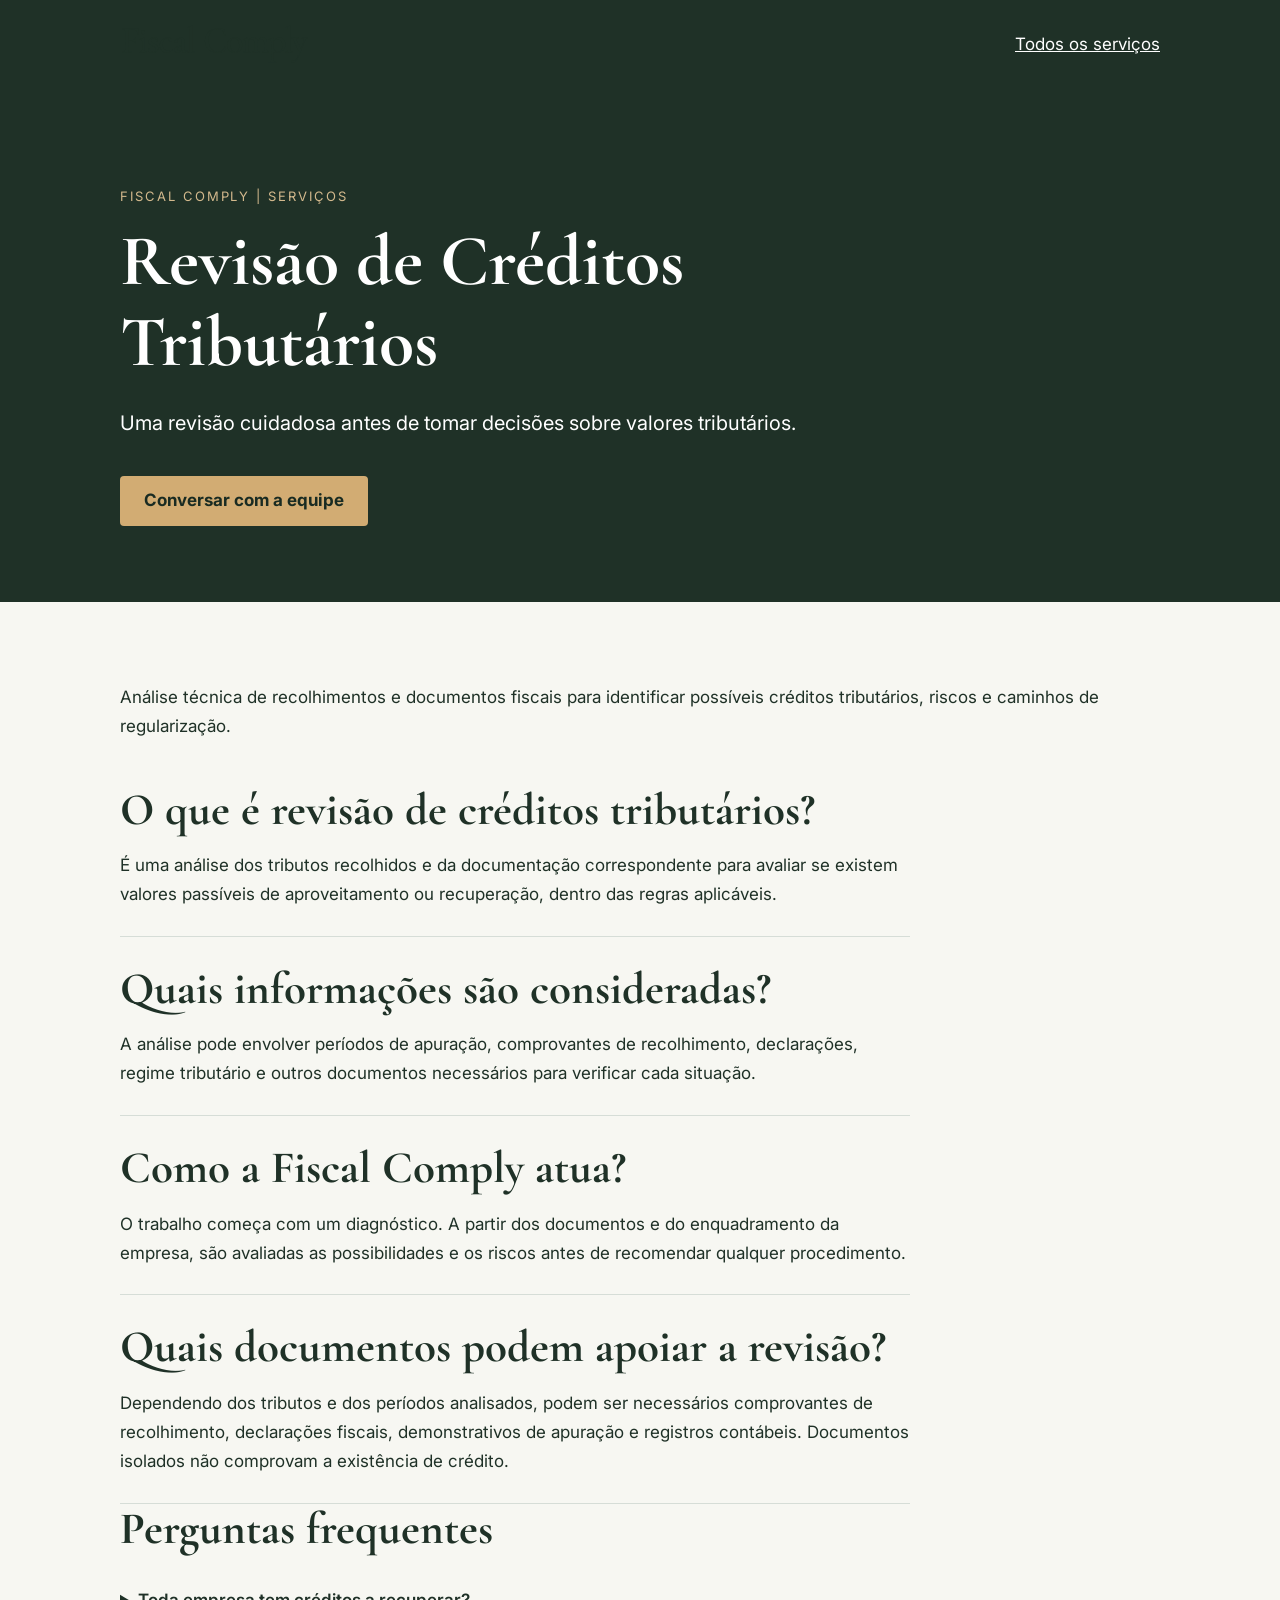
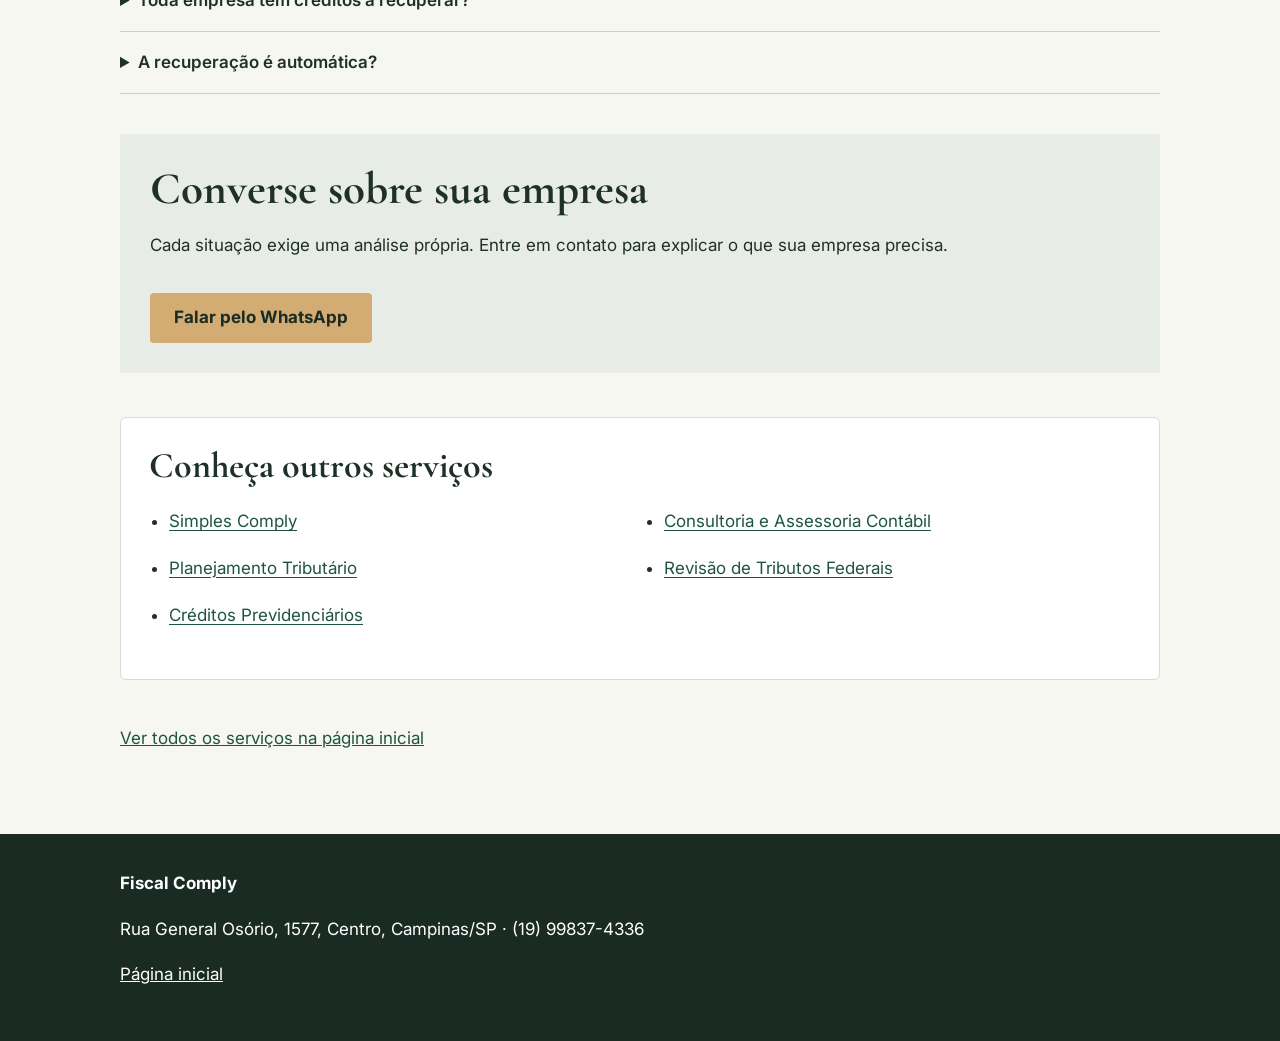
<file: revisao-de-creditos-tributarios/index.html>
<!doctype html><html lang="pt-BR"><head><meta charset="utf-8"><meta name="viewport" content="width=device-width,initial-scale=1"><title>Revisão de Créditos Tributários em Campinas | Fiscal Comply</title><meta name="description" content="Revisão de recolhimentos e documentos fiscais para avaliar possíveis créditos tributários, riscos e procedimentos aplicáveis à sua empresa."><link rel="canonical" href="https://fiscalcomply.com.br/revisao-de-creditos-tributarios/"><meta name="robots" content="index,follow"><meta property="og:type" content="website"><meta property="og:title" content="Revisão de Créditos Tributários em Campinas | Fiscal Comply"><meta property="og:description" content="Revisão de recolhimentos e documentos fiscais para avaliar possíveis créditos tributários, riscos e procedimentos aplicáveis à sua empresa."><meta property="og:url" content="https://fiscalcomply.com.br/revisao-de-creditos-tributarios/"><meta property="og:image" content="https://fiscalcomply.com.br/assets/images/og-image.jpg"><link rel="icon" href="/assets/icons/favicon.ico"><link rel="preconnect" href="https://fonts.googleapis.com"><link rel="preconnect" href="https://fonts.gstatic.com" crossorigin><link href="https://fonts.googleapis.com/css2?family=Cormorant+Garamond:wght@500;600;700&family=Inter:wght@400;500;600;700&display=swap" rel="stylesheet"><link rel="stylesheet" href="/servicos.css"><script type="application/ld+json">{"@context":"https://schema.org","@type":"Service","name":"Revisão de Créditos Tributários","description":"Análise técnica de recolhimentos e documentos fiscais para identificar possíveis créditos tributários, riscos e caminhos de regularização.","provider":{"@type":"Organization","name":"Fiscal Comply","url":"https://fiscalcomply.com.br/"},"areaServed":{"@type":"Country","name":"Brasil"}}</script><script type="application/ld+json">{"@context":"https://schema.org","@type":"FAQPage","mainEntity":[{"@type":"Question","name":"Toda empresa tem créditos a recuperar?","acceptedAnswer":{"@type":"Answer","text":"Não. A existência de créditos depende dos fatos, dos documentos e das regras específicas de cada tributo."}},{"@type":"Question","name":"A recuperação é automática?","acceptedAnswer":{"@type":"Answer","text":"Não. Eventuais pedidos ou aproveitamentos dependem de requisitos legais, prazos e verificações técnicas."}}]}</script><script async src="https://www.googletagmanager.com/gtag/js?id=G-9L14ZY31L9"></script>
    <script>
      window.dataLayer = window.dataLayer || [];
      function gtag(){dataLayer.push(arguments);}
      gtag('js', new Date());
      gtag('config', 'G-9L14ZY31L9');
    </script>
    <script type="application/ld+json">{"@context":"https://schema.org","@type":"BreadcrumbList","itemListElement":[{"@type":"ListItem","position":1,"name":"Início","item":"https://fiscalcomply.com.br/"},{"@type":"ListItem","position":2,"name":"Revisão de Créditos Tributários","item":"https://fiscalcomply.com.br/revisao-de-creditos-tributarios/"}]}</script></head><body><a href="#conteudo" class="skip-link">Ir para o conteúdo</a><header class="top"><div class="wrap"><a href="/" aria-label="Fiscal Comply, início"><img src="/assets/logo/fiscal-comply-wordmark.png" width="190" height="42" alt="Fiscal Comply"></a><a href="/#servicos">Todos os serviços</a></div></header><main id="conteudo"><section class="hero"><div class="wrap"><p class="eyebrow">Fiscal Comply | Serviços</p><h1>Revisão de Créditos Tributários</h1><p class="intro">Uma revisão cuidadosa antes de tomar decisões sobre valores tributários.</p><a class="button" href="https://wa.me/5519998374336?text=Ol%C3%A1%2C%20gostaria%20de%20saber%20mais%20sobre%20Revis%C3%A3o%20de%20Cr%C3%A9ditos%20Tribut%C3%A1rios." target="_blank" rel="noopener noreferrer">Conversar com a equipe</a></div></section><div class="wrap content"><p>Análise técnica de recolhimentos e documentos fiscais para identificar possíveis créditos tributários, riscos e caminhos de regularização.</p><section class="panel"><h2>O que é revisão de créditos tributários?</h2><p>É uma análise dos tributos recolhidos e da documentação correspondente para avaliar se existem valores passíveis de aproveitamento ou recuperação, dentro das regras aplicáveis.</p></section><section class="panel"><h2>Quais informações são consideradas?</h2><p>A análise pode envolver períodos de apuração, comprovantes de recolhimento, declarações, regime tributário e outros documentos necessários para verificar cada situação.</p></section><section class="panel"><h2>Como a Fiscal Comply atua?</h2><p>O trabalho começa com um diagnóstico. A partir dos documentos e do enquadramento da empresa, são avaliadas as possibilidades e os riscos antes de recomendar qualquer procedimento.</p></section><section class="panel"><h2>Quais documentos podem apoiar a revisão?</h2><p>Dependendo dos tributos e dos períodos analisados, podem ser necessários comprovantes de recolhimento, declarações fiscais, demonstrativos de apuração e registros contábeis. Documentos isolados não comprovam a existência de crédito.</p></section><section class="faq" aria-label="Perguntas frequentes"><h2>Perguntas frequentes</h2><details><summary>Toda empresa tem créditos a recuperar?</summary><p>Não. A existência de créditos depende dos fatos, dos documentos e das regras específicas de cada tributo.</p></details><details><summary>A recuperação é automática?</summary><p>Não. Eventuais pedidos ou aproveitamentos dependem de requisitos legais, prazos e verificações técnicas.</p></details></section><aside><h2>Converse sobre sua empresa</h2><p>Cada situação exige uma análise própria. Entre em contato para explicar o que sua empresa precisa.</p><a class="button" href="https://wa.me/5519998374336?text=Ol%C3%A1%2C%20gostaria%20de%20solicitar%20uma%20avalia%C3%A7%C3%A3o%20sobre%20Revis%C3%A3o%20de%20Cr%C3%A9ditos%20Tribut%C3%A1rios." target="_blank" rel="noopener noreferrer">Falar pelo WhatsApp</a></aside><nav class="related-services" aria-label="Outros serviços da Fiscal Comply"><h2>Conheça outros serviços</h2><ul><li><a href="/simples-comply/">Simples Comply</a></li><li><a href="/consultoria-e-assessoria-contabil/">Consultoria e Assessoria Contábil</a></li><li><a href="/planejamento-tributario/">Planejamento Tributário</a></li><li><a href="/revisao-de-tributos-federais/">Revisão de Tributos Federais</a></li><li><a href="/creditos-previdenciarios/">Créditos Previdenciários</a></li></ul></nav><p><a href="/#servicos">Ver todos os serviços na página inicial</a></p></div></main><footer><div class="wrap"><strong>Fiscal Comply</strong><p>Rua General Osório, 1577, Centro, Campinas/SP · (19) 99837-4336</p><p><a href="/">Página inicial</a></p></div></footer><script src="/whatsapp-tracking.js" defer></script></body></html>
</file>
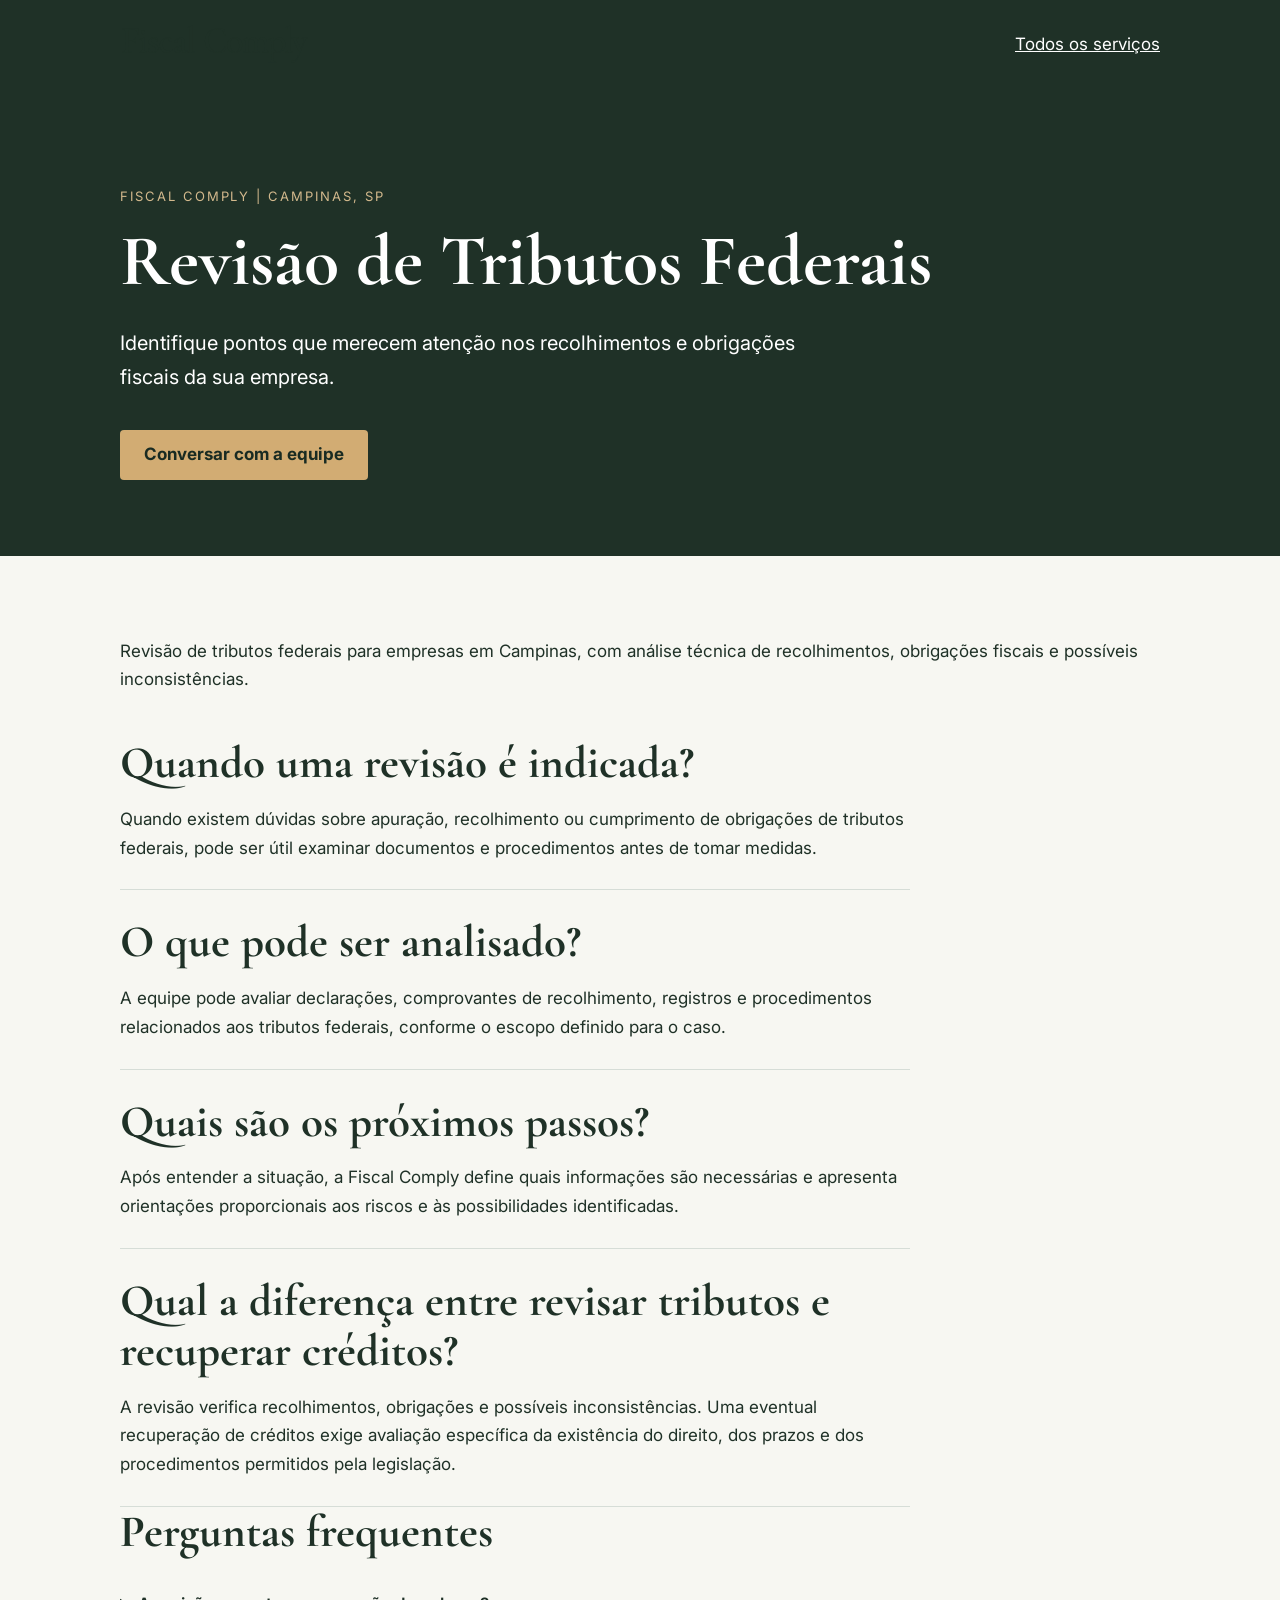
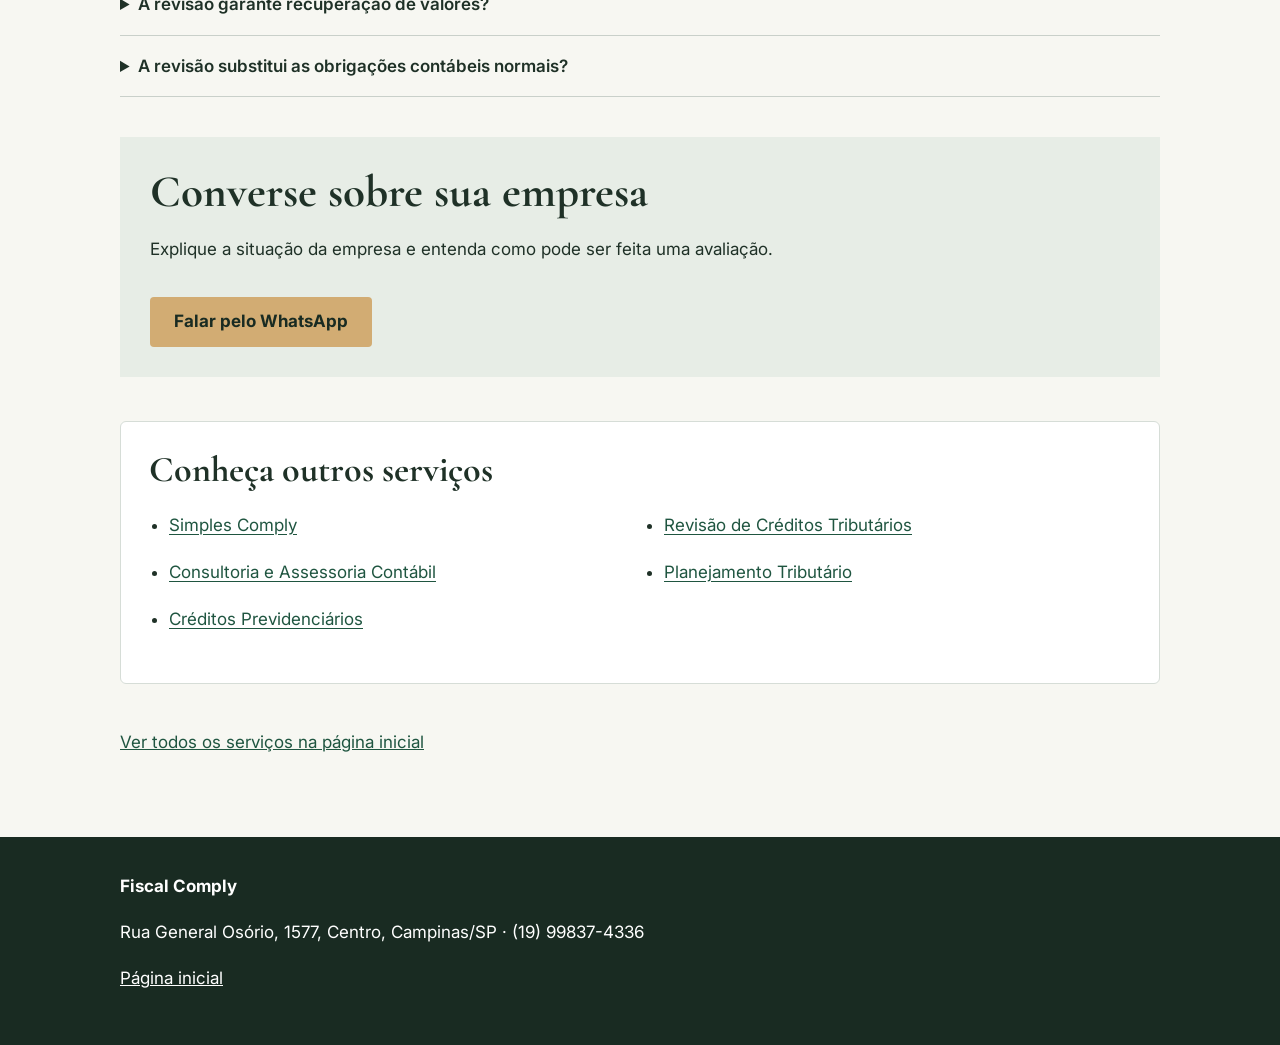
<file: revisao-de-tributos-federais/index.html>
<!doctype html><html lang="pt-BR"><head><meta charset="utf-8"><meta name="viewport" content="width=device-width, initial-scale=1"><title>Revisão de Tributos Federais em Campinas | Fiscal Comply</title><meta name="description" content="Revisão de tributos federais em Campinas: análise de recolhimentos, declarações e possíveis inconsistências fiscais, conforme cada caso."><link rel="canonical" href="https://fiscalcomply.com.br/revisao-de-tributos-federais/"><meta name="robots" content="index,follow"><meta property="og:type" content="website"><meta property="og:title" content="Revisão de Tributos Federais em Campinas | Fiscal Comply"><meta property="og:description" content="Revisão de tributos federais em Campinas: análise de recolhimentos, declarações e possíveis inconsistências fiscais, conforme cada caso."><meta property="og:url" content="https://fiscalcomply.com.br/revisao-de-tributos-federais/"><meta property="og:image" content="https://fiscalcomply.com.br/assets/images/og-image.jpg"><link rel="icon" href="/assets/icons/favicon.ico"><link rel="preconnect" href="https://fonts.googleapis.com"><link rel="preconnect" href="https://fonts.gstatic.com" crossorigin><link href="https://fonts.googleapis.com/css2?family=Cormorant+Garamond:wght@500;600;700&amp;family=Inter:wght@400;500;600;700&amp;display=swap" rel="stylesheet"><link rel="stylesheet" href="/servicos.css"><script type="application/ld+json">{"@context":"https://schema.org","@type":"Service","name":"Revisão de Tributos Federais","description":"Revisão de tributos federais para empresas em Campinas, com análise técnica de recolhimentos, obrigações fiscais e possíveis inconsistências.","provider":{"@type":"Organization","name":"Fiscal Comply","url":"https://fiscalcomply.com.br/"}}</script><script async src="https://www.googletagmanager.com/gtag/js?id=G-9L14ZY31L9"></script><script>window.dataLayer=window.dataLayer||[];function gtag(){dataLayer.push(arguments);}gtag('js',new Date());gtag('config','G-9L14ZY31L9');</script><script type="application/ld+json">{"@context":"https://schema.org","@type":"BreadcrumbList","itemListElement":[{"@type":"ListItem","position":1,"name":"Início","item":"https://fiscalcomply.com.br/"},{"@type":"ListItem","position":2,"name":"Revisão de Tributos Federais","item":"https://fiscalcomply.com.br/revisao-de-tributos-federais/"}]}</script></head><body><a class="skip-link" href="#conteudo">Ir para o conteúdo</a><header class="top"><div class="wrap"><a href="/" aria-label="Fiscal Comply, início"><img src="/assets/logo/fiscal-comply-wordmark.png" width="190" height="42" alt="Fiscal Comply"></a><a href="/#servicos">Todos os serviços</a></div></header><main id="conteudo"><section class="hero"><div class="wrap"><p class="eyebrow">Fiscal Comply | Campinas, SP</p><h1>Revisão de Tributos Federais</h1><p class="intro">Identifique pontos que merecem atenção nos recolhimentos e obrigações fiscais da sua empresa.</p><a class="button" href="https://wa.me/5519998374336?text=Ol%C3%A1%2C%20gostaria%20de%20informa%C3%A7%C3%B5es%20sobre%20Revis%C3%A3o%20de%20Tributos%20Federais." target="_blank" rel="noopener noreferrer">Conversar com a equipe</a></div></section><div class="wrap content"><p>Revisão de tributos federais para empresas em Campinas, com análise técnica de recolhimentos, obrigações fiscais e possíveis inconsistências.</p><section class="panel"><h2>Quando uma revisão é indicada?</h2><p>Quando existem dúvidas sobre apuração, recolhimento ou cumprimento de obrigações de tributos federais, pode ser útil examinar documentos e procedimentos antes de tomar medidas.</p></section><section class="panel"><h2>O que pode ser analisado?</h2><p>A equipe pode avaliar declarações, comprovantes de recolhimento, registros e procedimentos relacionados aos tributos federais, conforme o escopo definido para o caso.</p></section><section class="panel"><h2>Quais são os próximos passos?</h2><p>Após entender a situação, a Fiscal Comply define quais informações são necessárias e apresenta orientações proporcionais aos riscos e às possibilidades identificadas.</p></section><section class="panel"><h2>Qual a diferença entre revisar tributos e recuperar créditos?</h2><p>A revisão verifica recolhimentos, obrigações e possíveis inconsistências. Uma eventual recuperação de créditos exige avaliação específica da existência do direito, dos prazos e dos procedimentos permitidos pela legislação.</p></section><section class="faq"><h2>Perguntas frequentes</h2><details><summary>A revisão garante recuperação de valores?</summary><p>Não. A existência de pagamentos indevidos ou créditos depende de análise documental e dos requisitos legais aplicáveis.</p></details><details><summary>A revisão substitui as obrigações contábeis normais?</summary><p>Não necessariamente. As atividades incluídas dependem do escopo contratado.</p></details></section><aside><h2>Converse sobre sua empresa</h2><p>Explique a situação da empresa e entenda como pode ser feita uma avaliação.</p><a class="button" href="https://wa.me/5519998374336?text=Ol%C3%A1%2C%20quero%20conversar%20sobre%20Revis%C3%A3o%20de%20Tributos%20Federais." target="_blank" rel="noopener noreferrer">Falar pelo WhatsApp</a></aside><nav class="related-services" aria-label="Outros serviços da Fiscal Comply"><h2>Conheça outros serviços</h2><ul><li><a href="/simples-comply/">Simples Comply</a></li><li><a href="/revisao-de-creditos-tributarios/">Revisão de Créditos Tributários</a></li><li><a href="/consultoria-e-assessoria-contabil/">Consultoria e Assessoria Contábil</a></li><li><a href="/planejamento-tributario/">Planejamento Tributário</a></li><li><a href="/creditos-previdenciarios/">Créditos Previdenciários</a></li></ul></nav><p><a href="/#servicos">Ver todos os serviços na página inicial</a></p></div></main><footer><div class="wrap"><strong>Fiscal Comply</strong><p>Rua General Osório, 1577, Centro, Campinas/SP · (19) 99837-4336</p><p><a href="/">Página inicial</a></p></div></footer><script src="/whatsapp-tracking.js" defer></script></body></html>
</file>
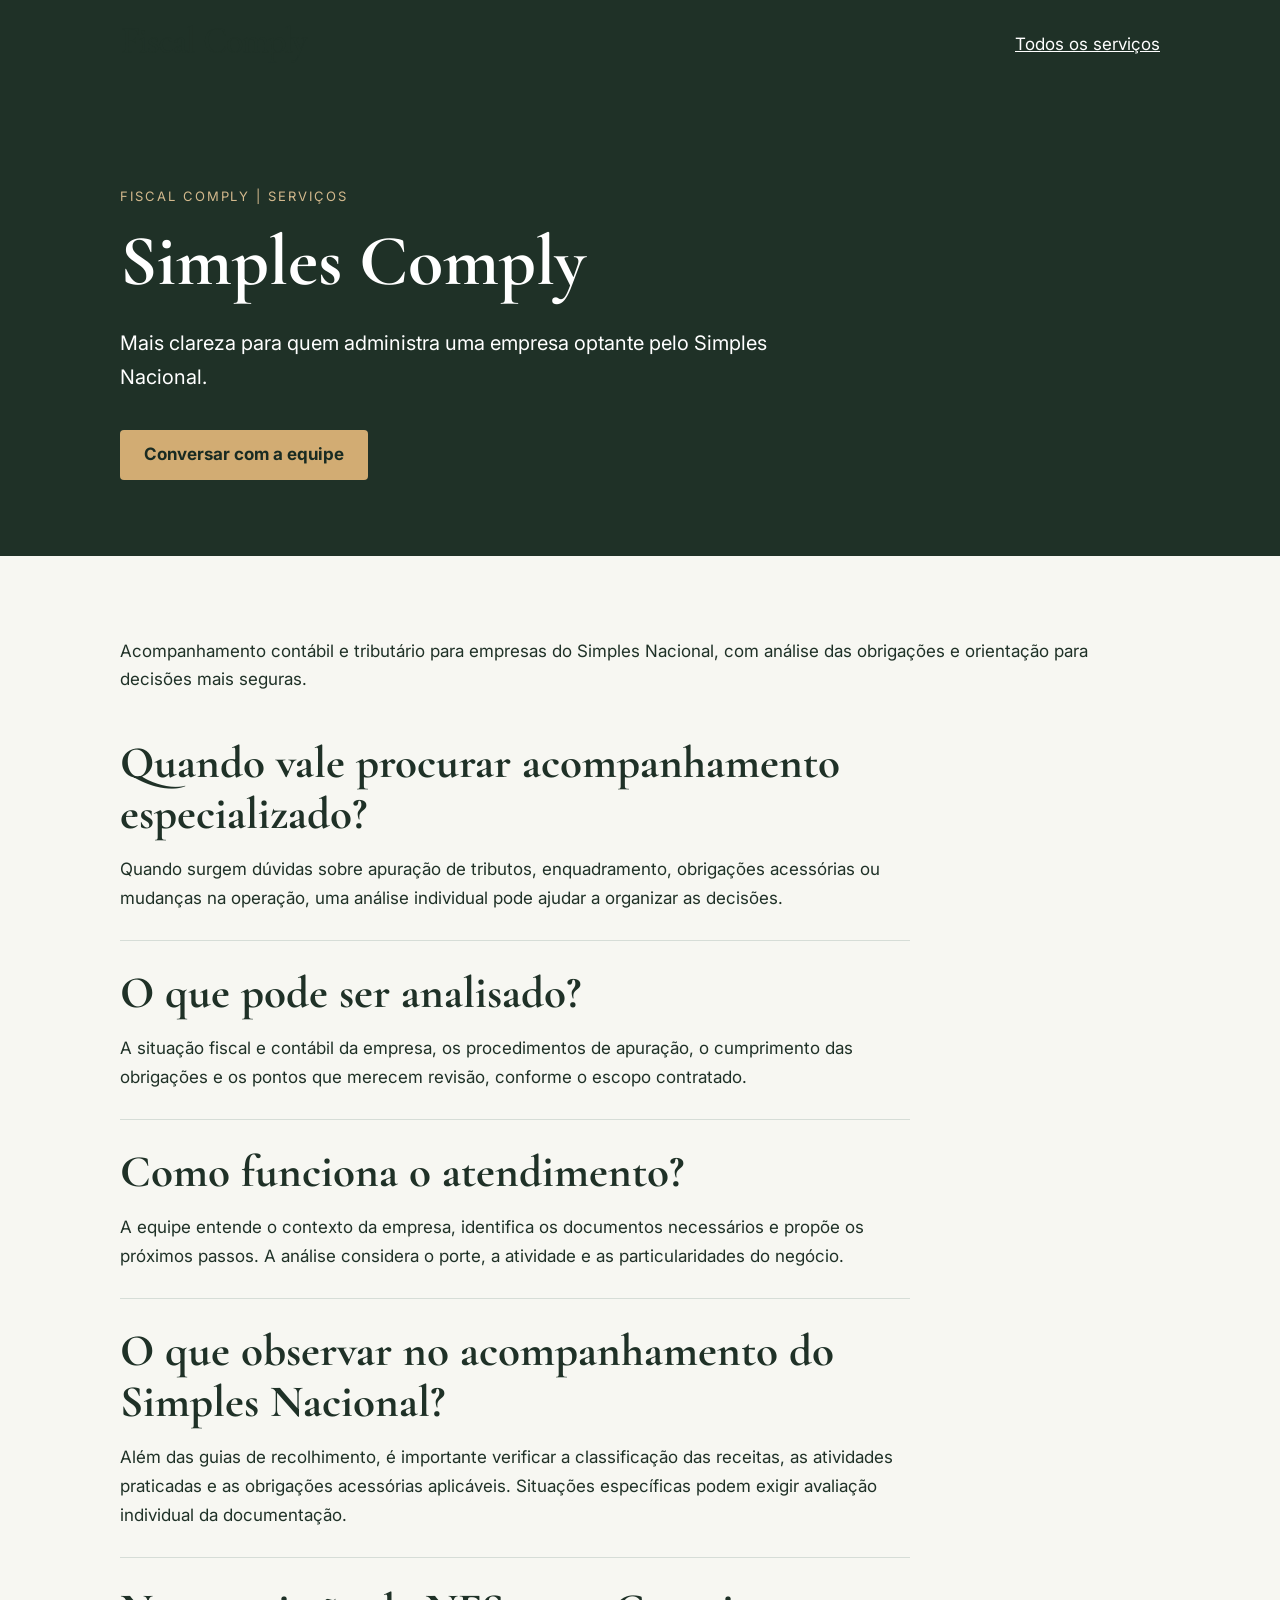
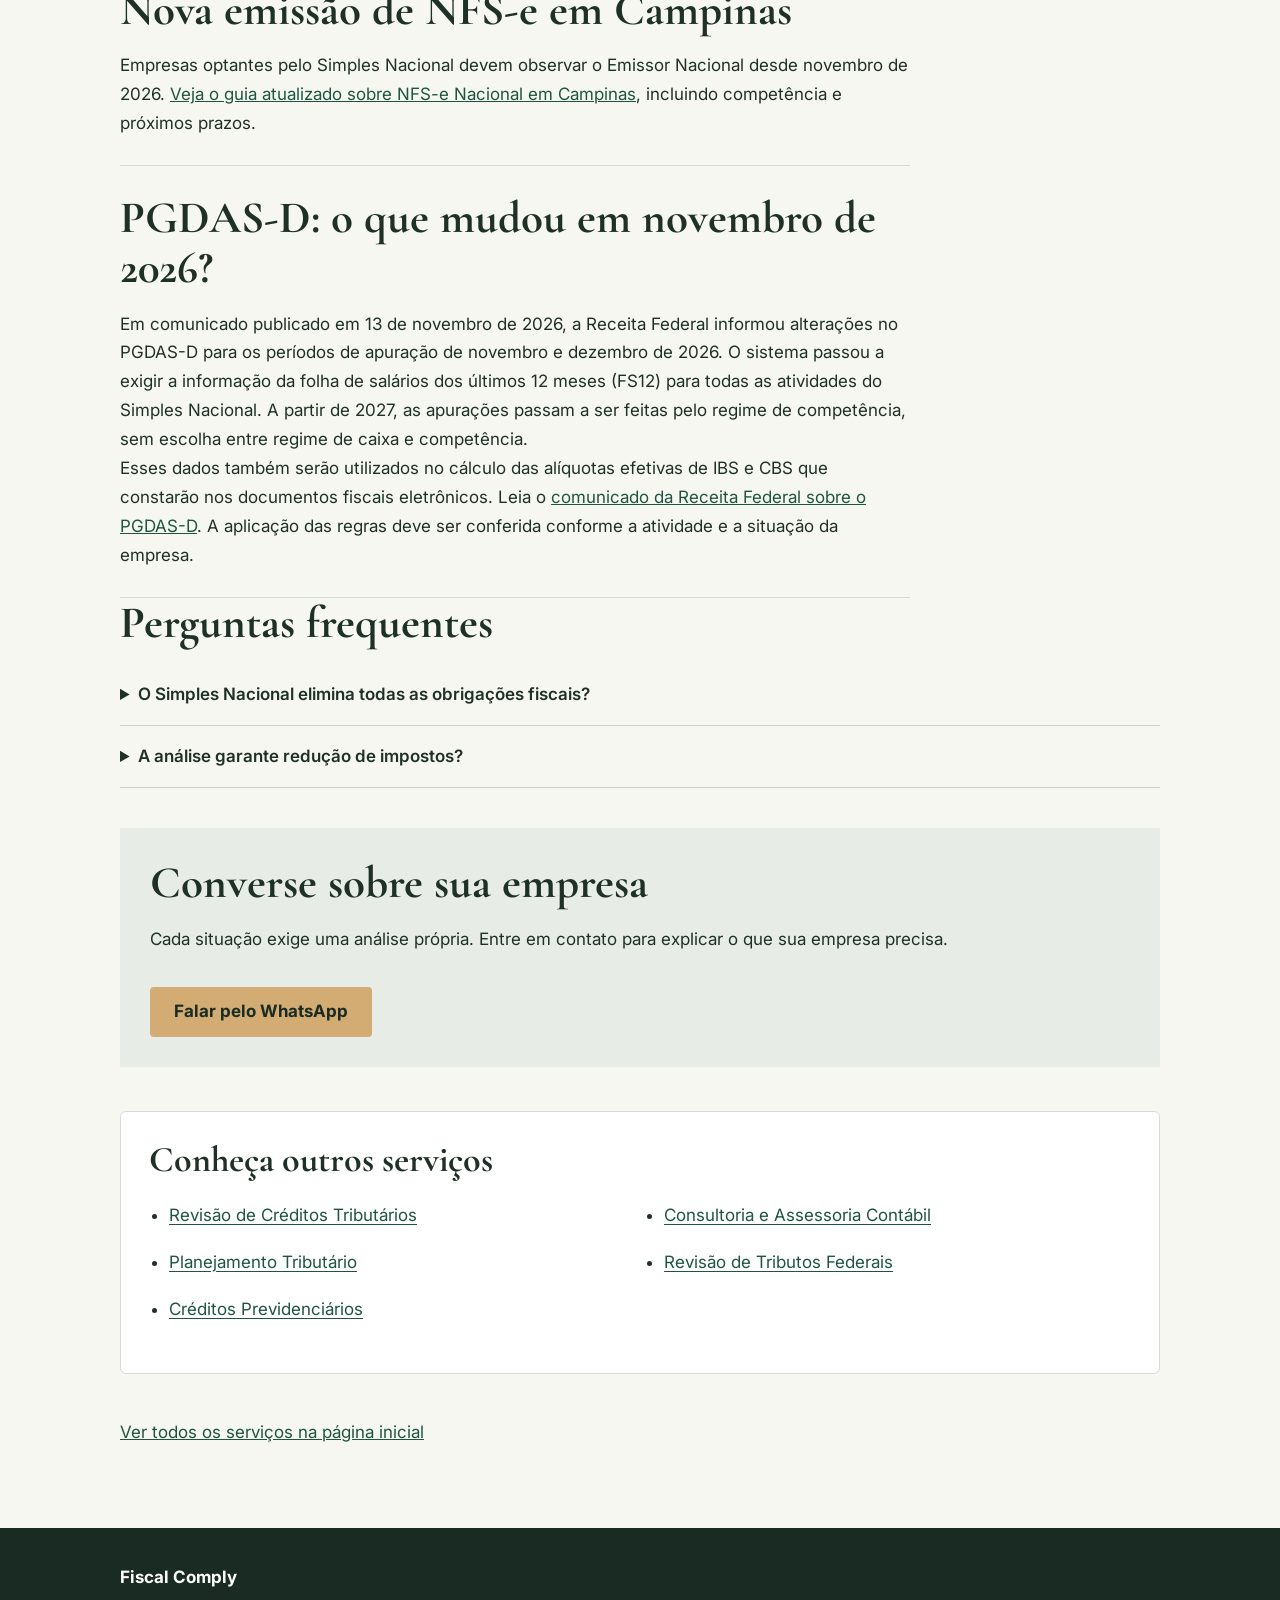
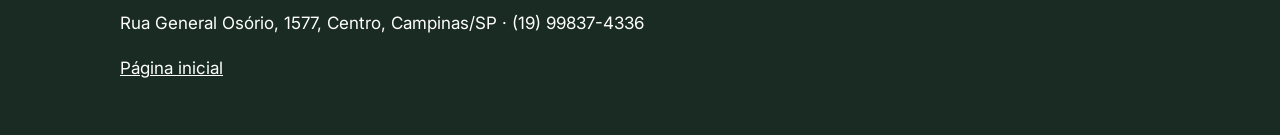
<file: simples-comply/index.html>
<!doctype html><html lang="pt-BR"><head><meta charset="utf-8"><meta name="viewport" content="width=device-width,initial-scale=1"><title>Simples Nacional para Empresas em Campinas | Fiscal Comply</title><meta name="description" content="Orientação contábil e tributária para empresas do Simples Nacional em Campinas. Entenda obrigações, riscos e opções de acompanhamento."><link rel="canonical" href="https://fiscalcomply.com.br/simples-comply/"><meta name="robots" content="index,follow"><meta property="og:type" content="website"><meta property="og:title" content="Simples Nacional para Empresas em Campinas | Fiscal Comply"><meta property="og:description" content="Orientação contábil e tributária para empresas do Simples Nacional em Campinas. Entenda obrigações, riscos e opções de acompanhamento."><meta property="og:url" content="https://fiscalcomply.com.br/simples-comply/"><meta property="og:image" content="https://fiscalcomply.com.br/assets/images/og-image.jpg"><link rel="icon" href="/assets/icons/favicon.ico"><link rel="preconnect" href="https://fonts.googleapis.com"><link rel="preconnect" href="https://fonts.gstatic.com" crossorigin><link href="https://fonts.googleapis.com/css2?family=Cormorant+Garamond:wght@500;600;700&family=Inter:wght@400;500;600;700&display=swap" rel="stylesheet"><link rel="stylesheet" href="/servicos.css"><script type="application/ld+json">{"@context":"https://schema.org","@type":"Service","name":"Simples Comply","description":"Acompanhamento contábil e tributário para empresas do Simples Nacional, com análise das obrigações e orientação para decisões mais seguras.","provider":{"@type":"Organization","name":"Fiscal Comply","url":"https://fiscalcomply.com.br/"},"areaServed":{"@type":"Country","name":"Brasil"}}</script><script type="application/ld+json">{"@context":"https://schema.org","@type":"FAQPage","mainEntity":[{"@type":"Question","name":"O Simples Nacional elimina todas as obrigações fiscais?","acceptedAnswer":{"@type":"Answer","text":"Não. Mesmo optantes pelo Simples Nacional podem ter obrigações adicionais conforme a atividade e a legislação aplicável."}},{"@type":"Question","name":"A análise garante redução de impostos?","acceptedAnswer":{"@type":"Answer","text":"Não. O objetivo é avaliar a situação com cuidado e identificar orientações adequadas à legislação, sem prometer resultados antecipados."}}]}</script><script async src="https://www.googletagmanager.com/gtag/js?id=G-9L14ZY31L9"></script>
    <script>
      window.dataLayer = window.dataLayer || [];
      function gtag(){dataLayer.push(arguments);}
      gtag('js', new Date());
      gtag('config', 'G-9L14ZY31L9');
    </script>
    <script type="application/ld+json">{"@context":"https://schema.org","@type":"BreadcrumbList","itemListElement":[{"@type":"ListItem","position":1,"name":"Início","item":"https://fiscalcomply.com.br/"},{"@type":"ListItem","position":2,"name":"Simples Comply","item":"https://fiscalcomply.com.br/simples-comply/"}]}</script></head><body><a href="#conteudo" class="skip-link">Ir para o conteúdo</a><header class="top"><div class="wrap"><a href="/" aria-label="Fiscal Comply, início"><img src="/assets/logo/fiscal-comply-wordmark.png" width="190" height="42" alt="Fiscal Comply"></a><a href="/#servicos">Todos os serviços</a></div></header><main id="conteudo"><section class="hero"><div class="wrap"><p class="eyebrow">Fiscal Comply | Serviços</p><h1>Simples Comply</h1><p class="intro">Mais clareza para quem administra uma empresa optante pelo Simples Nacional.</p><a class="button" href="https://wa.me/5519998374336?text=Ol%C3%A1%2C%20gostaria%20de%20saber%20mais%20sobre%20Simples%20Comply." target="_blank" rel="noopener noreferrer">Conversar com a equipe</a></div></section><div class="wrap content"><p>Acompanhamento contábil e tributário para empresas do Simples Nacional, com análise das obrigações e orientação para decisões mais seguras.</p><section class="panel"><h2>Quando vale procurar acompanhamento especializado?</h2><p>Quando surgem dúvidas sobre apuração de tributos, enquadramento, obrigações acessórias ou mudanças na operação, uma análise individual pode ajudar a organizar as decisões.</p></section><section class="panel"><h2>O que pode ser analisado?</h2><p>A situação fiscal e contábil da empresa, os procedimentos de apuração, o cumprimento das obrigações e os pontos que merecem revisão, conforme o escopo contratado.</p></section><section class="panel"><h2>Como funciona o atendimento?</h2><p>A equipe entende o contexto da empresa, identifica os documentos necessários e propõe os próximos passos. A análise considera o porte, a atividade e as particularidades do negócio.</p></section><section class="panel"><h2>O que observar no acompanhamento do Simples Nacional?</h2><p>Além das guias de recolhimento, é importante verificar a classificação das receitas, as atividades praticadas e as obrigações acessórias aplicáveis. Situações específicas podem exigir avaliação individual da documentação.</p></section><section class="panel"><h2>Nova emissão de NFS-e em Campinas</h2><p>Empresas optantes pelo Simples Nacional devem observar o Emissor Nacional desde novembro de 2026. <a href="/nfse-nacional-campinas/">Veja o guia atualizado sobre NFS-e Nacional em Campinas</a>, incluindo competência e próximos prazos.</p></section><section class="panel"><h2>PGDAS-D: o que mudou em novembro de 2026?</h2><p>Em comunicado publicado em 13 de novembro de 2026, a Receita Federal informou alterações no PGDAS-D para os períodos de apuração de novembro e dezembro de 2026. O sistema passou a exigir a informação da folha de salários dos últimos 12 meses (FS12) para todas as atividades do Simples Nacional. A partir de 2027, as apurações passam a ser feitas pelo regime de competência, sem escolha entre regime de caixa e competência.</p><p>Esses dados também serão utilizados no cálculo das alíquotas efetivas de IBS e CBS que constarão nos documentos fiscais eletrônicos. Leia o <a href="https://www.gov.br/receitafederal/pt-br/assuntos/noticias/2026/novembro/pgdas-d-e-atualizado-para-atender-a-reforma-tributaria-a-partir-de-novembro-de-2026/" target="_blank" rel="noopener noreferrer">comunicado da Receita Federal sobre o PGDAS-D</a>. A aplicação das regras deve ser conferida conforme a atividade e a situação da empresa.</p></section><section class="faq" aria-label="Perguntas frequentes"><h2>Perguntas frequentes</h2><details><summary>O Simples Nacional elimina todas as obrigações fiscais?</summary><p>Não. Mesmo optantes pelo Simples Nacional podem ter obrigações adicionais conforme a atividade e a legislação aplicável.</p></details><details><summary>A análise garante redução de impostos?</summary><p>Não. O objetivo é avaliar a situação com cuidado e identificar orientações adequadas à legislação, sem prometer resultados antecipados.</p></details></section><aside><h2>Converse sobre sua empresa</h2><p>Cada situação exige uma análise própria. Entre em contato para explicar o que sua empresa precisa.</p><a class="button" href="https://wa.me/5519998374336?text=Ol%C3%A1%2C%20gostaria%20de%20solicitar%20uma%20avalia%C3%A7%C3%A3o%20sobre%20Simples%20Comply." target="_blank" rel="noopener noreferrer">Falar pelo WhatsApp</a></aside><nav class="related-services" aria-label="Outros serviços da Fiscal Comply"><h2>Conheça outros serviços</h2><ul><li><a href="/revisao-de-creditos-tributarios/">Revisão de Créditos Tributários</a></li><li><a href="/consultoria-e-assessoria-contabil/">Consultoria e Assessoria Contábil</a></li><li><a href="/planejamento-tributario/">Planejamento Tributário</a></li><li><a href="/revisao-de-tributos-federais/">Revisão de Tributos Federais</a></li><li><a href="/creditos-previdenciarios/">Créditos Previdenciários</a></li></ul></nav><p><a href="/#servicos">Ver todos os serviços na página inicial</a></p></div></main><footer><div class="wrap"><strong>Fiscal Comply</strong><p>Rua General Osório, 1577, Centro, Campinas/SP · (19) 99837-4336</p><p><a href="/">Página inicial</a></p></div></footer><script src="/whatsapp-tracking.js" defer></script></body></html>
</file>
<file: style.css>
/* ==========================================================================
   1. Design tokens
   ========================================================================== */

:root {
  /* Brand palette */
  --color-primary: #1F3127;
  --color-primary-dark: #1F3127;
  --color-primary-light: #1F3127;
  --color-background: #E8E2D6;
  --color-surface: #FAFAF8;
  --color-text: #1F3127;
  --color-text-muted: rgba(31, 49, 39, 0.72);
  --color-accent: #C9A46B;
  --color-accent-text: #1F3127;
  --color-accent-on-dark: #C9A46B;
  --color-accent-button: #C9A46B;
  --color-border: rgba(31, 49, 39, 0.14);
  --color-white: #FAFAF8;

  /* Typography */
  --font-heading: "Cormorant Garamond", Georgia, serif;
  --font-body: "Inter", Arial, sans-serif;
  --text-xs: 0.75rem;
  --text-sm: 0.875rem;
  --text-base: 1rem;
  --text-md: 1.125rem;

  /* Spacing: 8 / 16 / 24 / 32 / 48 / 64 / 96 */
  --space-1: 0.5rem;
  --space-2: 1rem;
  --space-3: 1.5rem;
  --space-4: 2rem;
  --space-5: 3rem;
  --space-6: 4rem;
  --space-7: 6rem;

  /* Layout */
  --container: 75rem;
  --header-height: 4.125rem;
  --section-space: clamp(var(--space-6), 8vw, var(--space-7));

  /* Components */
  --button-height: 3rem;
  --button-height-small: 2.75rem;
  --icon-size: 1.25rem;
  --icon-stroke: 1px;
  --radius-sm: 0.25rem;
  --radius-md: 0.5rem;
  --border-subtle: 1px solid var(--color-border);
  --border-on-dark: 1px solid rgba(250, 250, 248, 0.16);
  --shadow-card: 0 12px 32px rgba(31, 49, 39, 0.045);
  --shadow-card-hover: 0 18px 40px rgba(31, 49, 39, 0.08);
  --shadow-header: 0 8px 32px rgba(31, 49, 39, 0.08);
  --transition: 320ms cubic-bezier(0.22, 1, 0.36, 1);
}

/* ==========================================================================
   2. Reset and global foundations
   ========================================================================== */

*,
*::before,
*::after {
  box-sizing: border-box;
}

html {
  scroll-behavior: smooth;
  scroll-padding-top: calc(var(--header-height) + var(--space-3));
}

body {
  margin: 0;
  min-width: 20rem;
  overflow-x: hidden;
  background: var(--color-background);
  color: var(--color-text);
  font-family: var(--font-body);
  font-size: var(--text-base);
  line-height: 1.65;
  -webkit-font-smoothing: antialiased;
  text-rendering: optimizeLegibility;
}

body.menu-open {
  overflow: hidden;
}

h1,
h2,
h3,
p {
  margin-top: 0;
}

h1,
h2 {
  margin-bottom: var(--space-3);
  color: var(--color-primary-dark);
  font-family: var(--font-heading);
  font-weight: 500;
  letter-spacing: -0.025em;
  text-wrap: balance;
}

h1 {
  max-width: 14ch;
  font-size: clamp(2.4rem, 8vw, 5rem);
  line-height: 1.08;
}

h2 {
  max-width: 19ch;
  font-size: clamp(2rem, 5vw, 3.5rem);
  line-height: 1.15;
}

h3 {
  margin-bottom: var(--space-1);
  color: var(--color-primary-dark);
  font-size: var(--text-md);
  font-weight: 600;
  letter-spacing: -0.015em;
  line-height: 1.4;
  text-wrap: balance;
}

p {
  margin-bottom: var(--space-2);
  color: var(--color-text-muted);
  text-wrap: pretty;
}

a {
  color: inherit;
}

button,
a {
  -webkit-tap-highlight-color: transparent;
}

button,
input {
  font: inherit;
}

ul,
ol {
  margin: 0;
  padding: 0;
  list-style: none;
}

img,
svg {
  display: block;
  max-width: 100%;
}

:focus-visible {
  outline: 2px solid var(--color-accent);
  outline-offset: var(--space-1);
}

::selection {
  background: var(--color-accent);
  color: var(--color-primary-dark);
}

[hidden] {
  display: none !important;
}

.container {
  width: min(calc(100% - var(--space-4)), var(--container));
  margin-inline: auto;
}

.section {
  padding-block: var(--section-space);
}

.skip-link {
  position: fixed;
  z-index: 1000;
  top: var(--space-2);
  left: var(--space-2);
  padding: var(--space-1) var(--space-2);
  transform: translateY(calc(-100% - var(--space-3)));
  border-radius: var(--radius-sm);
  background: var(--color-surface);
  color: var(--color-primary-dark);
  font-weight: 700;
  transition: transform var(--transition);
}

.skip-link:focus {
  transform: translateY(0);
}

/* ==========================================================================
   3. Shared typography and controls
   ========================================================================== */

.eyebrow {
  display: flex;
  align-items: center;
  gap: var(--space-2);
  margin-bottom: var(--space-3);
  color: var(--color-primary);
  font-size: var(--text-xs);
  font-weight: 700;
  letter-spacing: 0.14em;
  line-height: 1.4;
  text-transform: uppercase;
}

.eyebrow::before {
  width: var(--space-4);
  height: var(--icon-stroke);
  flex: 0 0 auto;
  background: var(--color-accent);
  content: "";
}

.eyebrow-light {
  color: rgba(250, 250, 248, 0.84);
}

.button {
  display: inline-flex;
  min-width: 10rem;
  min-height: var(--button-height);
  align-items: center;
  justify-content: center;
  padding: var(--space-1) var(--space-3);
  border: 1px solid transparent;
  border-radius: var(--radius-sm);
  text-align: center;
  text-decoration: none;
  font-size: var(--text-sm);
  font-weight: 700;
  letter-spacing: 0.015em;
  line-height: 1.2;
  transition:
    background-color var(--transition),
    border-color var(--transition),
    color var(--transition),
    box-shadow var(--transition),
    transform var(--transition);
}

.button:hover {
  transform: translateY(-2px);
}

.button:active {
  transform: translateY(0) scale(0.99);
}

.button:focus-visible {
  outline-color: var(--color-accent-on-dark);
}

.button-small {
  min-width: 0;
  min-height: var(--button-height-small);
  padding-inline: var(--space-2);
  background: var(--color-primary);
  color: var(--color-white);
  font-size: 0.8rem;
}

.button-small:hover {
  background: var(--color-primary-dark);
  box-shadow: 0 8px 24px rgba(31, 49, 39, 0.18);
}

.button-accent {
  background: var(--color-accent-button);
  color: var(--color-primary-dark);
}

.button-accent:hover {
  background: var(--color-accent);
  box-shadow: 0 10px 28px rgba(31, 49, 39, 0.2);
}

.button-outline-light {
  border-color: rgba(250, 250, 248, 0.32);
  color: var(--color-white);
}

.button-outline-light:hover {
  border-color: rgba(250, 250, 248, 0.72);
  background: rgba(250, 250, 248, 0.06);
}

/* ==========================================================================
   4. Header and navigation
   ========================================================================== */

.site-header {
  position: fixed;
  z-index: 100;
  top: 0;
  right: 0;
  left: 0;
  min-height: var(--header-height);
  border-bottom: var(--border-subtle);
  background: rgba(250, 250, 248, 0.94);
  -webkit-backdrop-filter: blur(12px);
  backdrop-filter: blur(12px);
  transition:
    min-height var(--transition),
    background-color var(--transition),
    box-shadow var(--transition);
}

.site-header.is-scrolled {
  min-height: 3.75rem;
  box-shadow: var(--shadow-header);
}

.header-inner {
  display: flex;
  min-height: inherit;
  align-items: center;
  justify-content: space-between;
  gap: var(--space-2);
}

.brand {
  display: inline-flex;
  min-width: 0;
  flex-shrink: 0;
  align-items: center;
  text-decoration: none;
}

.brand-wordmark {
  width: 9.5rem;
  height: auto;
}

.menu-toggle {
  display: inline-flex;
  width: var(--button-height-small);
  height: var(--button-height-small);
  flex: 0 0 auto;
  flex-direction: column;
  align-items: center;
  justify-content: center;
  gap: calc(var(--space-1) / 2);
  padding: 0;
  border: 0;
  border-radius: var(--radius-sm);
  background: transparent;
  color: var(--color-primary-dark);
  cursor: pointer;
  transition: background-color var(--transition);
}

.menu-toggle:hover {
  background: rgba(31, 49, 39, 0.06);
}

.menu-toggle span {
  width: var(--icon-size);
  height: var(--icon-stroke);
  background: currentColor;
  transition:
    opacity var(--transition),
    transform var(--transition);
}

.menu-toggle[aria-expanded="true"] span:nth-child(1) {
  transform: translateY(5px) rotate(45deg);
}

.menu-toggle[aria-expanded="true"] span:nth-child(2) {
  opacity: 0;
}

.menu-toggle[aria-expanded="true"] span:nth-child(3) {
  transform: translateY(-5px) rotate(-45deg);
}

.site-nav {
  position: absolute;
  top: 100%;
  right: 0;
  left: 0;
  display: none;
  max-height: calc(100vh - var(--header-height));
  overflow-y: auto;
  padding: var(--space-2);
  border-bottom: var(--border-subtle);
  background: var(--color-surface);
  box-shadow: var(--shadow-header);
}

.site-nav.is-open {
  display: block;
}

.site-nav ul {
  display: flex;
  flex-direction: column;
}

.site-nav li {
  border-bottom: var(--border-subtle);
}

.site-nav li a {
  display: block;
  padding: var(--space-2) 0;
  color: var(--color-text);
  text-decoration: none;
  font-size: var(--text-sm);
  font-weight: 600;
  transition: color var(--transition);
}

.site-nav li a:hover {
  color: var(--color-primary);
}

.nav-cta {
  width: 100%;
  margin-top: var(--space-2);
}

/* ==========================================================================
   5. Hero
   ========================================================================== */

.hero {
  position: relative;
  display: flex;
  min-height: max(40rem, 100svh);
  align-items: flex-start;
  overflow: hidden;
  padding-block: calc(var(--header-height) + var(--space-5)) var(--space-5);
  background: var(--color-primary-dark);
  color: var(--color-white);
}

.hero::after {
  position: absolute;
  right: -8rem;
  bottom: -15rem;
  width: 30rem;
  height: 30rem;
  border: 1px solid rgba(201, 164, 107, 0.16);
  border-radius: 50%;
  content: "";
}

.hero-grid {
  position: relative;
  z-index: 1;
  display: grid;
  min-width: 0;
  gap: var(--space-6);
}

.hero-content {
  min-width: 0;
  max-width: 44rem;
}

.hero .eyebrow {
  gap: 0.75rem;
  margin-bottom: var(--space-4);
  color: rgba(250, 250, 248, 0.52);
  font-size: 0.525rem;
  font-weight: 500;
  letter-spacing: 0.19em;
}

.hero .eyebrow::before {
  width: var(--space-3);
  opacity: 0.78;
}

.hero h1 {
  max-width: 100%;
  margin-bottom: var(--space-3);
  color: var(--color-white);
  font-size: 2.2rem;
  font-weight: 500;
  letter-spacing: -0.03em;
  line-height: 1.08;
}

.hero-description {
  max-width: 32rem;
  margin-bottom: var(--space-3);
  padding-top: var(--space-1);
  color: rgba(250, 250, 248, 0.82);
  font-size: clamp(0.8125rem, 1.6vw, 0.95rem);
  font-weight: 300;
  line-height: 1.55;
}

.hero-actions {
  display: flex;
  flex-direction: column;
  gap: var(--space-1);
}

.hero-actions .button {
  width: 100%;
}

.trust-line {
  display: flex;
  align-items: center;
  gap: var(--space-1);
  max-width: 36rem;
  margin: var(--space-3) 0 0;
  padding-top: var(--space-2);
  border-top: var(--border-on-dark);
  color: rgba(250, 250, 248, 0.66);
  font-size: 0.8rem;
  font-weight: 600;
}

.trust-line > span,
.values-list span {
  width: var(--space-1);
  height: var(--space-1);
  flex: 0 0 auto;
  border: var(--icon-stroke) solid var(--color-accent);
  transform: rotate(45deg);
}

.hero-visual {
  position: relative;
  display: none;
  min-width: 0;
  min-height: 26rem;
  align-items: center;
  justify-content: center;
}

.precision-frame {
  position: relative;
  width: min(100%, 25rem);
  aspect-ratio: 1 / 1.08;
  padding: var(--space-4);
  border: var(--border-on-dark);
  border-radius: var(--radius-sm);
  transition:
    border-color var(--transition),
    transform var(--transition);
}

.precision-frame::before,
.precision-frame::after {
  position: absolute;
  width: var(--space-7);
  height: var(--space-7);
  border-color: var(--color-accent);
  border-style: solid;
  content: "";
}

.precision-frame::before {
  top: -1px;
  left: -1px;
  border-width: 1px 0 0 1px;
}

.precision-frame::after {
  right: -1px;
  bottom: -1px;
  border-width: 0 1px 1px 0;
}

.precision-heading,
.precision-footer {
  display: flex;
  justify-content: space-between;
  color: rgba(250, 250, 248, 0.78);
  font-size: 0.65rem;
  font-weight: 600;
  letter-spacing: 0.14em;
  text-transform: uppercase;
}

.precision-grid {
  display: grid;
  width: 68%;
  aspect-ratio: 1;
  grid-template-columns: 1fr 1fr;
  gap: var(--space-1);
  margin: var(--space-6) auto;
  transform: rotate(45deg);
}

.precision-grid span {
  border: 1px solid rgba(250, 250, 248, 0.4);
}

.precision-grid span:nth-child(1),
.precision-grid span:nth-child(4) {
  background: rgba(250, 250, 248, 0.12);
}

.precision-axis {
  position: absolute;
  top: 50%;
  right: var(--space-4);
  left: var(--space-4);
  display: flex;
  align-items: center;
}

.precision-axis span {
  width: var(--space-1);
  height: var(--space-1);
  border: var(--icon-stroke) solid var(--color-accent);
  background: var(--color-primary-dark);
  transform: rotate(45deg);
}

.precision-axis span:nth-child(2) {
  width: auto;
  height: var(--icon-stroke);
  flex: 1;
  border: 0;
  background: rgba(201, 164, 107, 0.56);
  transform: none;
}

.precision-footer {
  position: absolute;
  right: var(--space-4);
  bottom: var(--space-4);
  left: var(--space-4);
}

.visual-index {
  position: absolute;
  right: calc(var(--space-1) * -1);
  bottom: 0;
  color: var(--color-accent-on-dark);
  font-size: 0.65rem;
  font-weight: 700;
  letter-spacing: 0.14em;
  writing-mode: vertical-rl;
}

/* ==========================================================================
   6. Section headings
   ========================================================================== */

.section-heading {
  margin-bottom: var(--space-5);
}

.section-heading > p:last-child {
  max-width: 34rem;
  margin-bottom: 0;
  line-height: 1.7;
}

/* ==========================================================================
   7. Audience cards
   ========================================================================== */

.section-audience {
  background: var(--color-background);
}

.audience-grid {
  display: grid;
  grid-auto-rows: 1fr;
  gap: var(--space-2);
}

.audience-card {
  position: relative;
  display: flex;
  min-width: 0;
  height: 100%;
  min-height: 13rem;
  flex-direction: column;
  justify-content: flex-end;
  padding: var(--space-3);
  border: var(--border-subtle);
  border-radius: var(--radius-md);
  background: rgba(250, 250, 248, 0.52);
  box-shadow: var(--shadow-card);
  transition:
    border-color var(--transition),
    box-shadow var(--transition),
    transform var(--transition);
}

.audience-card:hover {
  border-color: var(--color-primary-light);
  box-shadow: var(--shadow-card-hover);
  transform: translateY(-4px);
}

.audience-card h3 {
  max-width: 20rem;
  padding-right: var(--space-4);
}

.audience-card p {
  max-width: 25rem;
  margin-bottom: 0;
  font-size: 0.9375rem;
}

.card-mark {
  position: absolute;
  top: var(--space-3);
  right: var(--space-3);
  color: var(--color-accent-text);
  font-size: var(--text-xs);
  font-weight: 700;
  letter-spacing: 0.08em;
}

/* ==========================================================================
   8. Service cards
   ========================================================================== */

.section-services {
  background: var(--color-surface);
}

.services-grid {
  display: grid;
  grid-auto-rows: 1fr;
  gap: var(--space-2);
}

.service-card {
  display: flex;
  min-width: 0;
  height: 100%;
  min-height: 15.5rem;
  flex-direction: column;
  justify-content: space-between;
  padding: var(--space-3);
  border: var(--border-subtle);
  border-radius: var(--radius-md);
  background: var(--color-surface);
  box-shadow: var(--shadow-card);
  transition:
    border-color var(--transition),
    box-shadow var(--transition),
    transform var(--transition);
}

.service-card:hover {
  border-color: var(--color-primary-light);
  box-shadow: var(--shadow-card-hover);
  transform: translateY(-4px);
}

.service-card-featured {
  border-color: var(--color-primary);
  background: var(--color-primary);
  color: var(--color-white);
}

.service-card-featured:hover {
  border-color: var(--color-accent-on-dark);
}

.service-card-featured h3 {
  color: var(--color-white);
}

.service-card-featured p {
  color: rgba(250, 250, 248, 0.84);
}

.service-number,
.step-number {
  color: var(--color-accent-text);
  font-size: var(--text-xs);
  font-weight: 700;
  letter-spacing: 0.08em;
}

.service-card-featured .service-number {
  color: var(--color-accent-on-dark);
}

.service-card h3 {
  max-width: 18rem;
  font-family: var(--font-heading);
  font-size: 1.3rem;
  font-weight: 500;
  line-height: 1.35;
}

.service-card p {
  margin-bottom: 0;
  font-size: 0.9375rem;
}

/* ==========================================================================
   9. Process
   ========================================================================== */

.section-process {
  background: var(--color-background);
}

.process-heading h2 {
  max-width: 17ch;
}

.process-list {
  display: grid;
  grid-auto-rows: 1fr;
  gap: var(--space-2);
}

.process-step {
  display: flex;
  min-width: 0;
  height: 100%;
  min-height: 12rem;
  flex-direction: column;
  justify-content: space-between;
  gap: var(--space-4);
  padding: var(--space-3);
  border: var(--border-subtle);
  border-radius: var(--radius-md);
  background: rgba(250, 250, 248, 0.48);
  box-shadow: var(--shadow-card);
  transition:
    border-color var(--transition),
    box-shadow var(--transition),
    transform var(--transition);
}

.process-step:hover {
  border-color: var(--color-primary-light);
  box-shadow: var(--shadow-card-hover);
  transform: translateY(-4px);
}

.process-step p {
  max-width: 31rem;
  margin-bottom: 0;
  font-size: 0.9375rem;
}

/* ==========================================================================
   10. Differentials
   ========================================================================== */

.section-differentials {
  background: var(--color-primary);
  color: var(--color-white);
}

.differentials-layout {
  display: grid;
  gap: var(--space-5);
}

.differentials-intro h2 {
  color: var(--color-white);
}

.differentials-intro > p:last-child {
  max-width: 30rem;
  margin-bottom: 0;
  color: rgba(250, 250, 248, 0.78);
}

.differentials-list {
  border-top: var(--border-on-dark);
}

.differentials-list li {
  display: grid;
  grid-template-columns: var(--space-5) 1fr;
  align-items: center;
  gap: var(--space-2);
  min-height: var(--space-6);
  padding-block: var(--space-2);
  border-bottom: var(--border-on-dark);
  color: rgba(250, 250, 248, 0.96);
  font-weight: 600;
  transition:
    color var(--transition),
    padding-left var(--transition);
}

.differentials-list li:hover {
  padding-left: var(--space-1);
  color: var(--color-white);
}

.differentials-list span {
  color: var(--color-accent-on-dark);
  font-size: var(--text-xs);
}

/* ==========================================================================
   11. About
   ========================================================================== */

.section-about {
  background: var(--color-surface);
}

.about-grid {
  display: grid;
  gap: var(--space-5);
}

.about-visual,
.about-content {
  min-width: 0;
}

.about-photo {
  overflow: hidden;
  margin: 0;
  padding: var(--space-1);
  border: var(--border-subtle);
  border-radius: var(--radius-md);
  background: var(--color-surface);
  box-shadow: var(--shadow-card);
}

.about-photo img {
  width: 100%;
  height: auto;
  aspect-ratio: 853 / 1280;
  border-radius: var(--radius-sm);
  object-fit: cover;
  object-position: 50% 42%;
}

.partners {
  display: grid;
  grid-template-columns: repeat(2, minmax(0, 1fr));
  margin-top: var(--space-2);
  padding-top: var(--space-2);
  border-top: var(--border-subtle);
}

.partner {
  display: flex;
  min-width: 0;
  flex-direction: column;
  padding-right: var(--space-2);
}

.partner + .partner {
  padding-right: 0;
  padding-left: var(--space-2);
  border-left: var(--border-subtle);
}

.partner strong {
  margin-bottom: var(--space-1);
  color: var(--color-primary-dark);
  font-family: var(--font-heading);
  font-size: var(--text-base);
  line-height: 1.3;
}

.partner span {
  color: var(--color-text-muted);
  font-size: var(--text-xs);
  line-height: 1.55;
}

.about-content > p:not(.eyebrow) {
  max-width: 38rem;
}

.values-list {
  display: flex;
  flex-wrap: wrap;
  gap: var(--space-2) var(--space-4);
  margin-top: var(--space-4);
  padding-top: var(--space-3);
  border-top: var(--border-subtle);
}

.values-list li {
  display: flex;
  align-items: center;
  gap: var(--space-1);
  color: var(--color-primary-dark);
  font-size: var(--text-sm);
  font-weight: 700;
}

.values-list span {
  background: var(--color-accent);
}

/* ==========================================================================
   12. FAQ
   ========================================================================== */

.section-faq {
  background: var(--color-background);
}

.faq-layout {
  display: grid;
  gap: var(--space-5);
}

.faq-heading > p:last-child {
  max-width: 28rem;
}

.faq-list {
  display: grid;
  gap: var(--space-1);
}

.faq-item {
  overflow: hidden;
  border: var(--border-subtle);
  border-radius: var(--radius-md);
  background: rgba(250, 250, 248, 0.5);
  transition:
    background-color var(--transition),
    border-color var(--transition);
}

.faq-item:has(.faq-question[aria-expanded="true"]) {
  border-color: rgba(31, 49, 39, 0.32);
  background: var(--color-surface);
}

.faq-item h3 {
  margin: 0;
}

.faq-question {
  display: grid;
  width: 100%;
  min-height: var(--space-6);
  grid-template-columns: 1fr var(--icon-size);
  align-items: center;
  gap: var(--space-3);
  padding: var(--space-2) var(--space-3);
  border: 0;
  background: transparent;
  color: var(--color-primary-dark);
  text-align: left;
  font-weight: 600;
  cursor: pointer;
  transition:
    background-color var(--transition),
    color var(--transition);
}

.faq-question:hover {
  background: rgba(31, 49, 39, 0.035);
  color: var(--color-primary-light);
}

.faq-icon {
  position: relative;
  width: var(--icon-size);
  height: var(--icon-size);
}

.faq-icon::before,
.faq-icon::after {
  position: absolute;
  top: 50%;
  left: 50%;
  width: 0.875rem;
  height: var(--icon-stroke);
  background: currentColor;
  content: "";
  transition: transform var(--transition);
}

.faq-icon::before {
  transform: translate(-50%, -50%);
}

.faq-icon::after {
  transform: translate(-50%, -50%) rotate(90deg);
}

.faq-question[aria-expanded="true"] .faq-icon::after {
  transform: translate(-50%, -50%) rotate(0);
}

.faq-answer {
  max-width: 42rem;
  padding: 0 var(--space-6) var(--space-3) var(--space-3);
}

.faq-answer p {
  margin-bottom: 0;
  font-size: 0.9375rem;
}

/* ==========================================================================
   13. Final CTA
   ========================================================================== */

.final-cta {
  padding-block: var(--section-space);
  background: var(--color-primary-dark);
  color: var(--color-white);
}

.cta-inner {
  display: grid;
  gap: var(--space-4);
}

.cta-inner h2 {
  max-width: 20ch;
  color: var(--color-white);
}

.cta-inner p:last-child {
  max-width: 45rem;
  margin-bottom: 0;
  color: rgba(250, 250, 248, 0.78);
}

.cta-button {
  width: 100%;
  align-self: end;
}

/* ==========================================================================
   14. Institutional footer
   ========================================================================== */

.site-footer {
  padding-top: var(--space-6);
  background: var(--color-primary);
  color: var(--color-white);
}

.footer-grid {
  display: grid;
  gap: var(--space-4);
}

.brand-footer {
  width: fit-content;
  padding: var(--space-1) var(--space-2);
  border-radius: var(--radius-sm);
  background: var(--color-surface);
}

.brand-footer .brand-wordmark {
  width: 10.5rem;
}

.footer-brand > p {
  max-width: 22rem;
  margin: var(--space-3) 0 0;
  color: rgba(250, 250, 248, 0.64);
  font-size: 0.8125rem;
}

.footer-brand .footer-legal {
  padding-top: var(--space-2);
  border-top: var(--border-on-dark);
  line-height: 1.7;
}

.footer-legal strong {
  display: block;
  color: rgba(250, 250, 248, 0.82);
  font-weight: 600;
}

.footer-legal span {
  display: block;
  margin-top: var(--space-1);
  color: rgba(250, 250, 248, 0.58);
  font-size: 0.6875rem;
  font-weight: 700;
  letter-spacing: 0.1em;
  text-transform: uppercase;
}

.site-footer h2 {
  margin-bottom: var(--space-2);
  color: var(--color-accent-on-dark);
  font-family: var(--font-body);
  font-size: 0.6875rem;
  font-weight: 700;
  letter-spacing: 0.14em;
  text-transform: uppercase;
}

.site-footer li,
.site-footer dt,
.site-footer dd {
  font-size: 0.8125rem;
}

.site-footer li + li {
  margin-top: var(--space-1);
}

.site-footer a {
  color: rgba(250, 250, 248, 0.82);
  text-decoration-color: transparent;
  text-underline-offset: var(--space-1);
  transition:
    color var(--transition),
    text-decoration-color var(--transition);
}

.site-footer a:hover {
  color: var(--color-white);
  text-decoration-color: var(--color-accent);
}

.footer-contact dl {
  margin: 0;
}

.footer-contact dl div {
  display: block;
}

.footer-contact dl div + div {
  margin-top: var(--space-3);
}

.footer-contact dt {
  margin-bottom: var(--space-1);
  color: rgba(250, 250, 248, 0.58);
  font-size: 0.6875rem;
  font-weight: 700;
  letter-spacing: 0.08em;
  text-transform: uppercase;
}

.footer-contact dd {
  margin: 0;
  color: rgba(250, 250, 248, 0.82);
}

.footer-contact address {
  font-style: normal;
}

.footer-email {
  font-size: var(--text-xs);
  letter-spacing: -0.01em;
  white-space: nowrap;
}

.footer-bottom {
  display: flex;
  flex-direction: column;
  gap: var(--space-1);
  margin-top: var(--space-6);
  padding-block: var(--space-3);
  border-top: var(--border-on-dark);
}

.footer-bottom p {
  margin: 0;
  color: rgba(250, 250, 248, 0.52);
  font-size: 0.6875rem;
}

/* ==========================================================================
   15. Refined entrance motion
   ========================================================================== */

.js-enabled .reveal-item {
  opacity: 0;
  transform: translateY(var(--space-3));
  transition:
    opacity 400ms ease,
    transform 400ms cubic-bezier(0.22, 1, 0.36, 1);
  transition-delay: var(--reveal-delay, 0ms);
}

.js-enabled .reveal-item.is-visible {
  opacity: 1;
  transform: translateY(0);
}

/* ==========================================================================
   16. Responsive layout
   ========================================================================== */

@media (min-width: 36rem) {
  .container {
    width: min(calc(100% - var(--space-6)), var(--container));
  }

  .hero-actions {
    flex-direction: row;
    gap: var(--space-2);
  }

  .hero-actions .button {
    width: auto;
  }

  .services-grid {
    grid-template-columns: repeat(2, minmax(0, 1fr));
  }

  .footer-grid {
    grid-template-columns: repeat(2, minmax(0, 1fr));
  }

  .footer-contact {
    grid-column: 1 / -1;
    padding-top: var(--space-3);
    border-top: var(--border-on-dark);
  }

  .footer-contact dl {
    display: grid;
    grid-template-columns: repeat(2, minmax(0, 1fr));
    gap: var(--space-3) var(--space-4);
  }

  .footer-contact dl div + div {
    margin-top: 0;
  }

  .footer-bottom {
    flex-direction: row;
    justify-content: space-between;
  }
}

@media (min-width: 48rem) {
  :root {
    --header-height: 4.625rem;
  }

  .brand-wordmark {
    width: 10.25rem;
  }

  .hero {
    min-height: 46rem;
    align-items: center;
    padding-block: calc(var(--header-height) + var(--space-6)) var(--space-6);
  }

  .hero h1 {
    max-width: 15ch;
    font-size: clamp(3rem, 6.1vw, 4rem);
    line-height: 1.06;
  }

  .hero-description {
    margin-bottom: var(--space-4);
    line-height: 1.55;
  }

  .heading-split,
  .services-heading {
    display: grid;
    grid-template-columns: minmax(0, 1.35fr) minmax(17rem, 0.65fr);
    align-items: end;
    gap: var(--space-6);
  }

  .heading-split > p,
  .services-heading > p {
    padding-bottom: var(--space-1);
  }

  .audience-grid {
    grid-template-columns: repeat(3, minmax(0, 1fr));
  }

  .process-list {
    grid-template-columns: repeat(2, minmax(0, 1fr));
  }

  .differentials-layout {
    grid-template-columns: minmax(0, 0.8fr) minmax(0, 1.2fr);
    align-items: start;
    gap: var(--space-7);
  }

  .about-grid {
    grid-template-columns: minmax(19rem, 0.85fr) minmax(0, 1.15fr);
    align-items: center;
    gap: var(--space-7);
  }

  .about-visual {
    width: 100%;
    max-width: 27rem;
  }

  .faq-layout {
    grid-template-columns: minmax(0, 0.75fr) minmax(0, 1.25fr);
    align-items: start;
    gap: var(--space-7);
  }

  .cta-inner {
    grid-template-columns: minmax(0, 1fr) auto;
    align-items: end;
    gap: var(--space-6);
  }

  .cta-button {
    width: auto;
  }
}

@media (min-width: 64rem) {
  .menu-toggle {
    display: none;
  }

  .site-nav {
    position: static;
    display: flex;
    max-height: none;
    align-items: center;
    gap: var(--space-3);
    overflow: visible;
    padding: 0;
    border: 0;
    background: transparent;
    box-shadow: none;
  }

  .site-nav ul {
    flex-direction: row;
    align-items: center;
    gap: var(--space-2);
  }

  .site-nav li {
    border: 0;
  }

  .site-nav li a {
    position: relative;
    padding: var(--space-1) 0;
    font-size: var(--text-xs);
  }

  .site-nav li a::after {
    position: absolute;
    right: 0;
    bottom: 0;
    left: 0;
    height: var(--icon-stroke);
    transform: scaleX(0);
    background: var(--color-accent);
    content: "";
    transform-origin: right;
    transition: transform var(--transition);
  }

  .site-nav li a:hover::after {
    transform: scaleX(1);
    transform-origin: left;
  }

  .nav-cta {
    width: auto;
    margin-top: 0;
  }

  .hero-grid {
    grid-template-columns: minmax(0, 1.1fr) minmax(22rem, 0.9fr);
    align-items: center;
    gap: var(--space-6);
  }

  .hero h1 {
    font-size: clamp(3.5rem, 5vw, 5rem);
  }

  .hero-visual {
    display: flex;
    transform: translateX(var(--space-2));
  }

  .services-grid {
    grid-template-columns: repeat(6, minmax(0, 1fr));
  }

  .service-card {
    grid-column: span 2;
    min-height: 18rem;
  }

  .service-card:nth-child(4) {
    grid-column: 2 / span 2;
  }

  .service-card:nth-child(5) {
    grid-column: 4 / span 2;
  }

  .process-list {
    grid-template-columns: repeat(4, minmax(0, 1fr));
  }

  .process-step {
    min-height: 18rem;
  }

  .footer-grid {
    grid-template-columns: minmax(15rem, 1.15fr) minmax(9rem, 0.55fr) minmax(24rem, 1.3fr);
    gap: var(--space-5);
  }

  .footer-contact {
    grid-column: auto;
    padding-top: 0;
    border-top: 0;
  }

  .footer-contact dl {
    display: block;
  }

  .footer-contact dl div + div {
    margin-top: var(--space-3);
  }
}

@media (min-width: 75rem) {
  .site-nav {
    gap: var(--space-4);
  }

  .site-nav ul {
    gap: var(--space-3);
  }

  .site-nav li a {
    font-size: 0.8rem;
  }

  .button-small {
    padding-inline: var(--space-3);
  }

  .hero-grid {
    grid-template-columns: minmax(0, 1.15fr) minmax(24rem, 0.85fr);
    gap: var(--space-7);
  }
}

@media (min-width: 90rem) {
  .hero-content {
    max-width: 46rem;
  }

  .hero-visual {
    transform: translateX(var(--space-4));
  }
}

@media (hover: hover) and (pointer: fine) {
  .hero-visual:hover .precision-frame {
    border-color: rgba(201, 164, 107, 0.42);
    transform: translateY(-4px);
  }
}

@media (prefers-reduced-motion: reduce) {
  html {
    scroll-behavior: auto;
  }

  *,
  *::before,
  *::after {
    scroll-behavior: auto !important;
    transition-duration: 0.01ms !important;
    transition-delay: 0ms !important;
  }

  .js-enabled .reveal-item {
    opacity: 1;
    transform: none;
  }
}

/* Atualização editorial com data de revisão e fontes verificáveis */
.update-note{margin-top:24px;max-width:760px;line-height:1.65}.update-note strong{font-weight:700}.update-note time{white-space:nowrap}

/* Destaque discreto para a relação entre serviços principais e complementares */
.additional-services{max-width:880px;margin-top:24px;line-height:1.7}.additional-services a{text-underline-offset:3px}
</file>
<file: servicos.css>
:root{color-scheme:light}body{margin:0;background:#f7f7f2;color:#1f3127;font:17px/1.7 Inter,Arial,sans-serif}a{color:#1f5540}a:focus-visible{outline:3px solid #c99b54;outline-offset:4px}.wrap{max-width:1040px;margin:auto;padding:0 24px}.top{background:#1f3127;color:#fff}.top .wrap{display:flex;align-items:center;justify-content:space-between;gap:20px;min-height:88px}.top img{width:190px;height:auto;display:block}.top a{color:white}.hero{padding:84px 0 76px;background:#1f3127;color:#fff}.eyebrow{font-size:13px;text-transform:uppercase;letter-spacing:.15em;color:#d3b98d}h1,h2{font-family:"Cormorant Garamond",Georgia,serif;line-height:1.12}h1{font-size:clamp(42px,6vw,72px);max-width:850px;margin:14px 0 24px}h2{font-size:clamp(30px,4vw,45px);margin:0 0 16px}.intro{max-width:720px;font-size:20px}.button{display:inline-block;background:#d2ac73;color:#192b22!important;text-decoration:none;font-weight:700;padding:13px 24px;border-radius:4px;margin-top:16px}.content{padding:64px 0}.panel{border-bottom:1px solid #d6ddd7;padding:27px 0;max-width:790px}.panel p{margin:0}aside{background:#e7ede6;padding:30px;margin:40px 0}footer{background:#192b22;color:#fff;padding:35px 0}footer a{color:#fff}.faq details{border-bottom:1px solid #c9d0ca;padding:16px 0}.faq summary{cursor:pointer;font-weight:600}@media(max-width:650px){.top .wrap{min-height:78px}.top img{width:150px}.hero{padding:55px 0}.content{padding:40px 0}}
/* Accessibility and readability refinements */
.skip-link{position:absolute;top:-100px;left:12px;z-index:100;background:#fff;color:#1f3127;padding:10px}.skip-link:focus{top:12px} .panel h2{max-width:790px} .faq summary:focus-visible{outline:3px solid #c99b54;outline-offset:4px}@media(prefers-reduced-motion:reduce){html{scroll-behavior:auto}}

/* Related service navigation: consistent across all detail pages */
.related-services{margin:44px 0;padding:28px;border:1px solid #d6ddd7;border-radius:6px;background:#fff}.related-services h2{font-size:clamp(28px,4vw,36px)}.related-services ul{padding-left:20px;display:grid;grid-template-columns:repeat(2,minmax(0,1fr));gap:10px 28px}.related-services li{list-style:disc}.related-services a{display:inline-block;padding:4px 0;text-underline-offset:3px}@media(max-width:650px){.related-services{padding:20px}.related-services ul{grid-template-columns:1fr}}

/* Consistent responsive sizing across service pages. */
*,*::before,*::after{box-sizing:border-box}
html{max-width:100%;overflow-x:clip;-webkit-text-size-adjust:100%;text-size-adjust:100%}
body{min-width:0;overflow-wrap:break-word}
.wrap{width:100%;max-width:1088px;margin-inline:auto;padding-inline:24px}
img{max-width:100%;height:auto}
.hero h1,.content h2{overflow-wrap:break-word}
.button{max-width:100%;white-space:normal;text-align:center;line-height:1.4}
.top .wrap>*{min-width:0}
@media(max-width:650px){
  body{font-size:16px;line-height:1.6}
  .wrap{padding-inline:20px}
  .hero{padding-block:48px}
  h1{font-size:clamp(34px,9vw,44px);line-height:1.12}
  h2{font-size:clamp(27px,7vw,36px);line-height:1.17}
  .intro{font-size:17px;line-height:1.55}
  .content{padding-block:32px}
  .panel{padding-block:24px}
  .button{font-size:16px;padding:14px 18px}
  .top .wrap{gap:12px}
  .top img{width:min(145px,42vw)}
  .top a{font-size:14px}
  aside{padding:22px;margin-block:32px}
}

.table-scroll{overflow-x:auto;max-width:100%;margin:20px 0}.table-scroll:focus-visible{outline:3px solid #c99b54;outline-offset:3px}.table-scroll table{border-collapse:collapse;width:100%;min-width:600px;background:#fff;font-size:15px}.table-scroll th,.table-scroll td{border:1px solid #cbd5cc;padding:12px;text-align:left;vertical-align:top}.table-scroll thead{background:#e7ede6}.table-scroll caption{text-align:left;font-weight:600;padding-bottom:12px}
</file>
